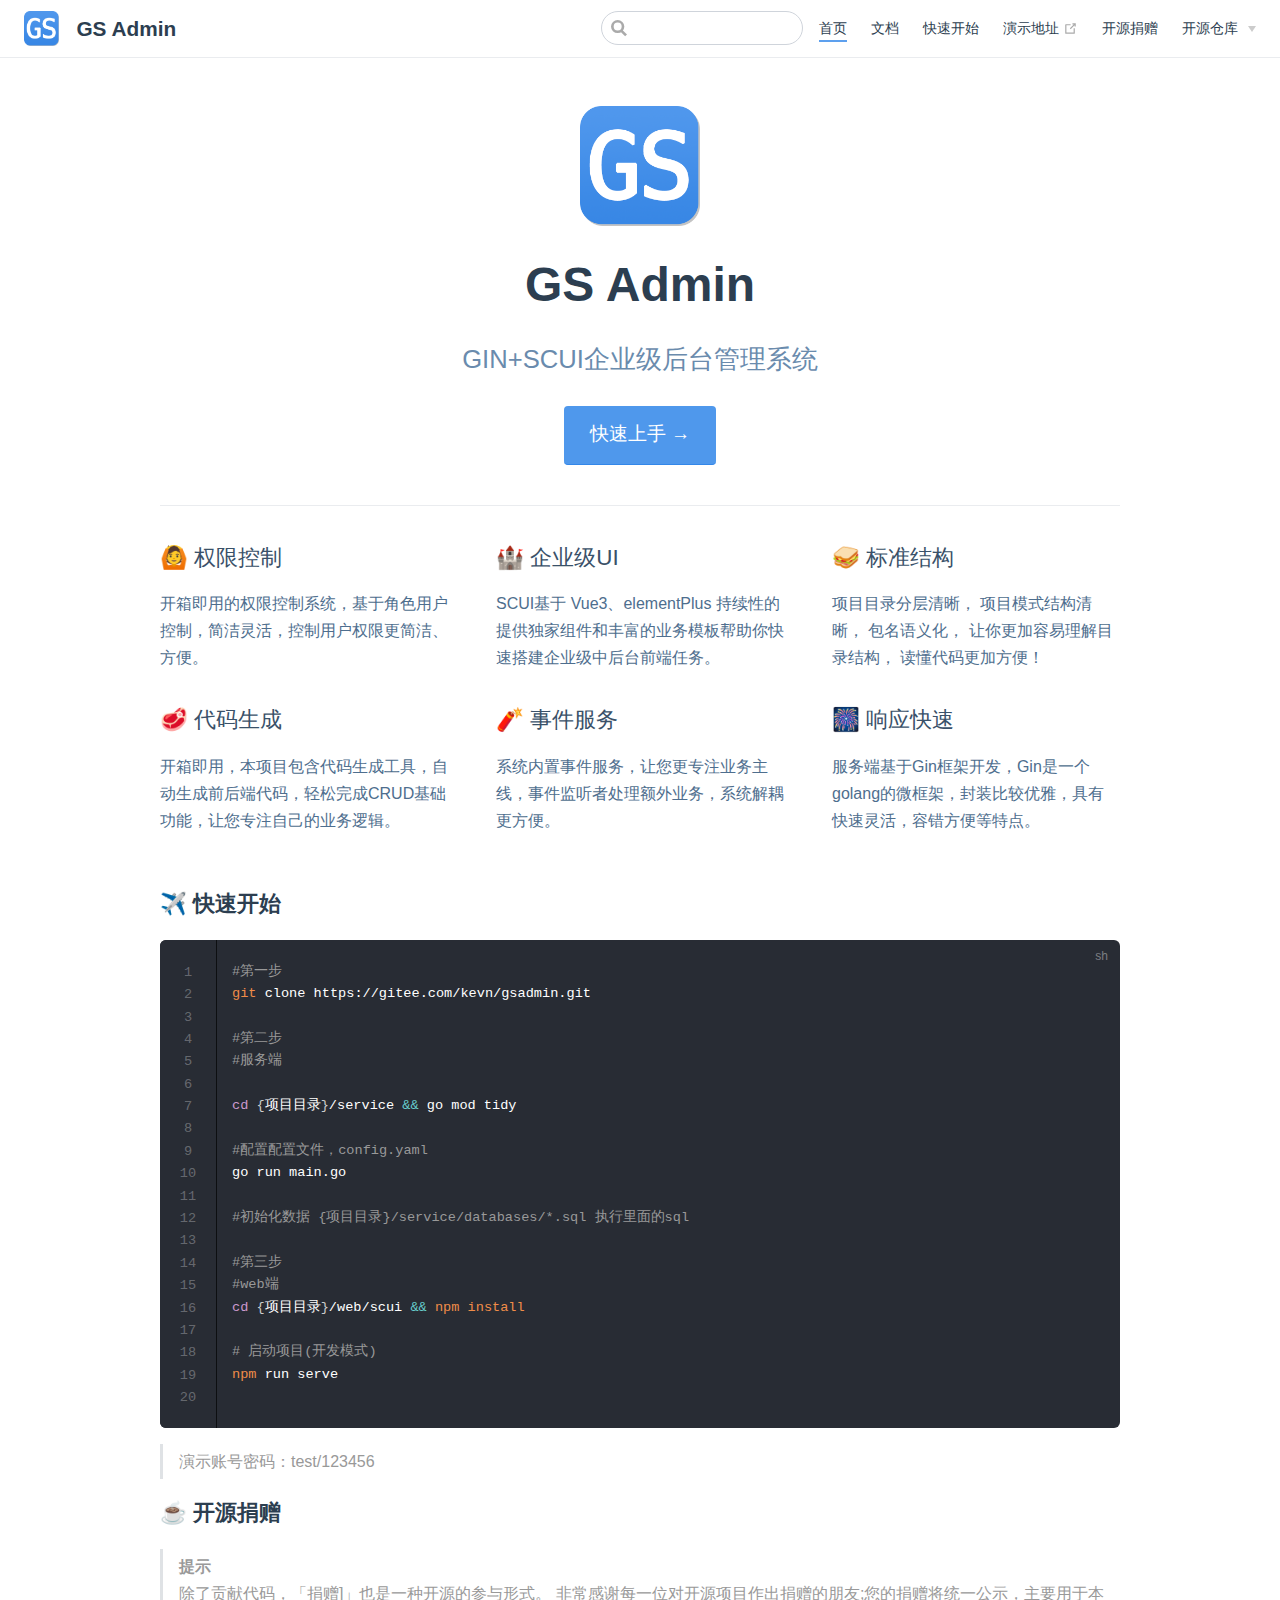
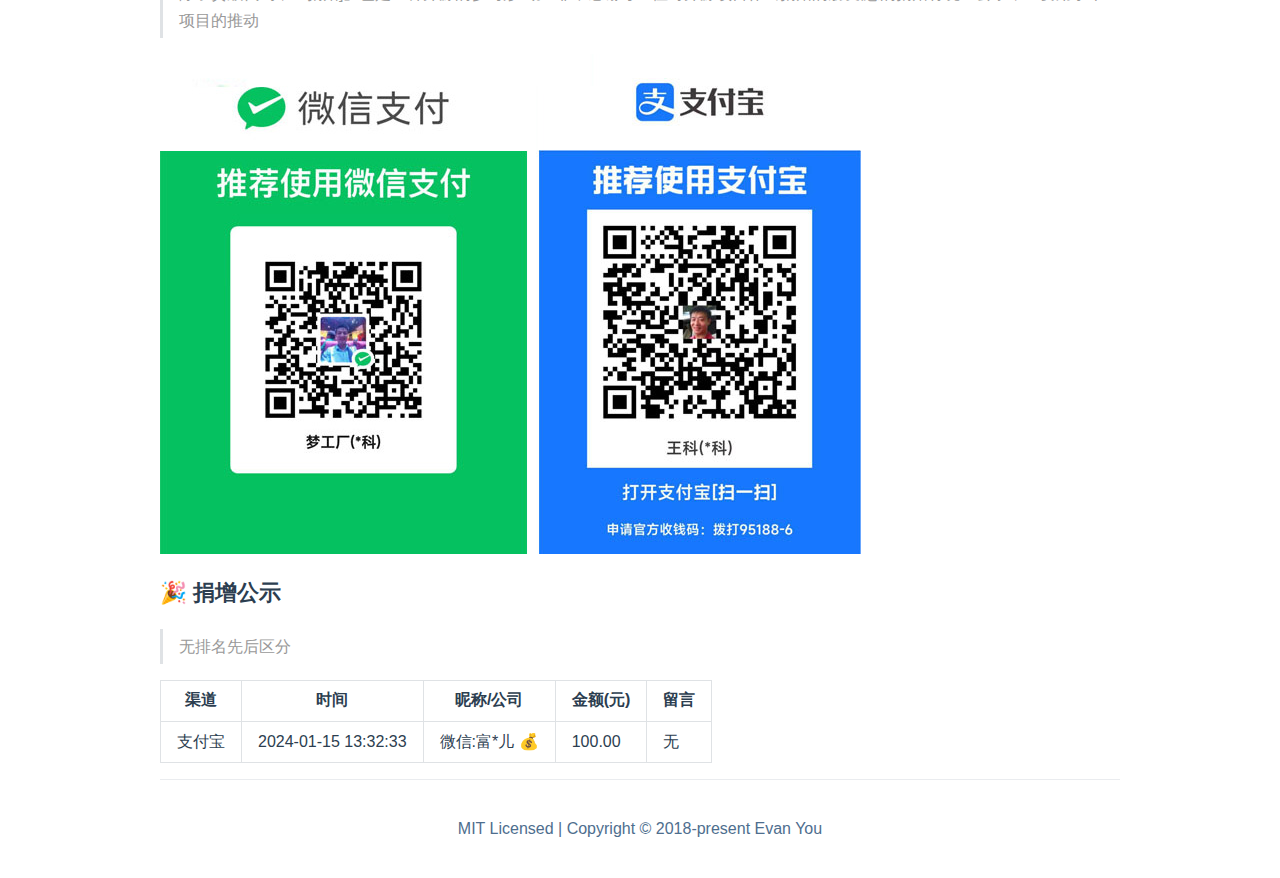
<file: index.html>
<!DOCTYPE html>
<html lang="en-US">
  <head>
    <meta charset="utf-8">
    <meta name="viewport" content="width=device-width,initial-scale=1">
    <title>GS Admin</title>
    <meta name="generator" content="VuePress 1.9.7">
    <script>var _hmt = _hmt || [];
  (function() {
    var hm = document.createElement("script");
    hm.src = "https://hm.baidu.com/hm.js?31a22e6450725ffb38bab237cdf3c35c";
    var s = document.getElementsByTagName("script")[0]; 
    s.parentNode.insertBefore(hm, s);
  })();</script>
    <meta name="description" content="GS Admin是基于golang+element ui plus开发的高性能企业级后台管理系统">
    
    <link rel="preload" href="/assets/css/0.styles.d95f2786.css" as="style"><link rel="preload" href="/assets/js/app.6b52628b.js" as="script"><link rel="preload" href="/assets/js/2.a0c195e9.js" as="script"><link rel="preload" href="/assets/js/7.cdaade3c.js" as="script"><link rel="prefetch" href="/assets/js/10.28dbb6da.js"><link rel="prefetch" href="/assets/js/11.3bd07940.js"><link rel="prefetch" href="/assets/js/12.ca1027e5.js"><link rel="prefetch" href="/assets/js/13.35cbd070.js"><link rel="prefetch" href="/assets/js/14.ce9b7238.js"><link rel="prefetch" href="/assets/js/15.1c588387.js"><link rel="prefetch" href="/assets/js/16.706a82f2.js"><link rel="prefetch" href="/assets/js/17.fe7339d0.js"><link rel="prefetch" href="/assets/js/18.e4348ce4.js"><link rel="prefetch" href="/assets/js/19.13b2dd82.js"><link rel="prefetch" href="/assets/js/3.1801cb39.js"><link rel="prefetch" href="/assets/js/4.605a857c.js"><link rel="prefetch" href="/assets/js/5.b7160b18.js"><link rel="prefetch" href="/assets/js/6.edb6cf3f.js"><link rel="prefetch" href="/assets/js/8.2b062cab.js"><link rel="prefetch" href="/assets/js/9.bc23e85e.js">
    <link rel="stylesheet" href="/assets/css/0.styles.d95f2786.css">
  </head>
  <body>
    <div id="app" data-server-rendered="true"><div class="theme-container no-sidebar"><header class="navbar"><div class="sidebar-button"><svg xmlns="http://www.w3.org/2000/svg" aria-hidden="true" role="img" viewBox="0 0 448 512" class="icon"><path fill="currentColor" d="M436 124H12c-6.627 0-12-5.373-12-12V80c0-6.627 5.373-12 12-12h424c6.627 0 12 5.373 12 12v32c0 6.627-5.373 12-12 12zm0 160H12c-6.627 0-12-5.373-12-12v-32c0-6.627 5.373-12 12-12h424c6.627 0 12 5.373 12 12v32c0 6.627-5.373 12-12 12zm0 160H12c-6.627 0-12-5.373-12-12v-32c0-6.627 5.373-12 12-12h424c6.627 0 12 5.373 12 12v32c0 6.627-5.373 12-12 12z"></path></svg></div> <a href="/" aria-current="page" class="home-link router-link-exact-active router-link-active"><img src="/img/gslogo.png" alt="GS Admin" class="logo"> <span class="site-name can-hide">GS Admin</span></a> <div class="links"><div class="search-box"><input aria-label="Search" autocomplete="off" spellcheck="false" value=""> <!----></div> <nav class="nav-links can-hide"><div class="nav-item"><a href="/" aria-current="page" class="nav-link router-link-exact-active router-link-active">
  首页
</a></div><div class="nav-item"><a href="/guide/" class="nav-link">
  文档
</a></div><div class="nav-item"><a href="/#✈️-快速开始" class="nav-link">
  快速开始
</a></div><div class="nav-item"><a href="https://gsadmin.suiyidian.cn/" target="_blank" rel="noopener noreferrer" class="nav-link external">
  演示地址
  <span><svg xmlns="http://www.w3.org/2000/svg" aria-hidden="true" focusable="false" x="0px" y="0px" viewBox="0 0 100 100" width="15" height="15" class="icon outbound"><path fill="currentColor" d="M18.8,85.1h56l0,0c2.2,0,4-1.8,4-4v-32h-8v28h-48v-48h28v-8h-32l0,0c-2.2,0-4,1.8-4,4v56C14.8,83.3,16.6,85.1,18.8,85.1z"></path> <polygon fill="currentColor" points="45.7,48.7 51.3,54.3 77.2,28.5 77.2,37.2 85.2,37.2 85.2,14.9 62.8,14.9 62.8,22.9 71.5,22.9"></polygon></svg> <span class="sr-only">(opens new window)</span></span></a></div><div class="nav-item"><a href="/#☕-开源捐赠" class="nav-link">
  开源捐赠
</a></div><div class="nav-item"><div class="dropdown-wrapper"><button type="button" aria-label="开源仓库" class="dropdown-title"><span class="title">开源仓库</span> <span class="arrow down"></span></button> <button type="button" aria-label="开源仓库" class="mobile-dropdown-title"><span class="title">开源仓库</span> <span class="arrow right"></span></button> <ul class="nav-dropdown" style="display:none;"><li class="dropdown-item"><!----> <a href="https://gitee.com/kevn/gsadmin/tree/master" target="_blank" rel="noopener noreferrer" class="nav-link external">
  gitee
  <span><svg xmlns="http://www.w3.org/2000/svg" aria-hidden="true" focusable="false" x="0px" y="0px" viewBox="0 0 100 100" width="15" height="15" class="icon outbound"><path fill="currentColor" d="M18.8,85.1h56l0,0c2.2,0,4-1.8,4-4v-32h-8v28h-48v-48h28v-8h-32l0,0c-2.2,0-4,1.8-4,4v56C14.8,83.3,16.6,85.1,18.8,85.1z"></path> <polygon fill="currentColor" points="45.7,48.7 51.3,54.3 77.2,28.5 77.2,37.2 85.2,37.2 85.2,14.9 62.8,14.9 62.8,22.9 71.5,22.9"></polygon></svg> <span class="sr-only">(opens new window)</span></span></a></li><li class="dropdown-item"><!----> <a href="https://github.com/sonhineboy/gsadmin" target="_blank" rel="noopener noreferrer" class="nav-link external">
  github
  <span><svg xmlns="http://www.w3.org/2000/svg" aria-hidden="true" focusable="false" x="0px" y="0px" viewBox="0 0 100 100" width="15" height="15" class="icon outbound"><path fill="currentColor" d="M18.8,85.1h56l0,0c2.2,0,4-1.8,4-4v-32h-8v28h-48v-48h28v-8h-32l0,0c-2.2,0-4,1.8-4,4v56C14.8,83.3,16.6,85.1,18.8,85.1z"></path> <polygon fill="currentColor" points="45.7,48.7 51.3,54.3 77.2,28.5 77.2,37.2 85.2,37.2 85.2,14.9 62.8,14.9 62.8,22.9 71.5,22.9"></polygon></svg> <span class="sr-only">(opens new window)</span></span></a></li></ul></div></div> <!----></nav></div></header> <div class="sidebar-mask"></div> <aside class="sidebar"><nav class="nav-links"><div class="nav-item"><a href="/" aria-current="page" class="nav-link router-link-exact-active router-link-active">
  首页
</a></div><div class="nav-item"><a href="/guide/" class="nav-link">
  文档
</a></div><div class="nav-item"><a href="/#✈️-快速开始" class="nav-link">
  快速开始
</a></div><div class="nav-item"><a href="https://gsadmin.suiyidian.cn/" target="_blank" rel="noopener noreferrer" class="nav-link external">
  演示地址
  <span><svg xmlns="http://www.w3.org/2000/svg" aria-hidden="true" focusable="false" x="0px" y="0px" viewBox="0 0 100 100" width="15" height="15" class="icon outbound"><path fill="currentColor" d="M18.8,85.1h56l0,0c2.2,0,4-1.8,4-4v-32h-8v28h-48v-48h28v-8h-32l0,0c-2.2,0-4,1.8-4,4v56C14.8,83.3,16.6,85.1,18.8,85.1z"></path> <polygon fill="currentColor" points="45.7,48.7 51.3,54.3 77.2,28.5 77.2,37.2 85.2,37.2 85.2,14.9 62.8,14.9 62.8,22.9 71.5,22.9"></polygon></svg> <span class="sr-only">(opens new window)</span></span></a></div><div class="nav-item"><a href="/#☕-开源捐赠" class="nav-link">
  开源捐赠
</a></div><div class="nav-item"><div class="dropdown-wrapper"><button type="button" aria-label="开源仓库" class="dropdown-title"><span class="title">开源仓库</span> <span class="arrow down"></span></button> <button type="button" aria-label="开源仓库" class="mobile-dropdown-title"><span class="title">开源仓库</span> <span class="arrow right"></span></button> <ul class="nav-dropdown" style="display:none;"><li class="dropdown-item"><!----> <a href="https://gitee.com/kevn/gsadmin/tree/master" target="_blank" rel="noopener noreferrer" class="nav-link external">
  gitee
  <span><svg xmlns="http://www.w3.org/2000/svg" aria-hidden="true" focusable="false" x="0px" y="0px" viewBox="0 0 100 100" width="15" height="15" class="icon outbound"><path fill="currentColor" d="M18.8,85.1h56l0,0c2.2,0,4-1.8,4-4v-32h-8v28h-48v-48h28v-8h-32l0,0c-2.2,0-4,1.8-4,4v56C14.8,83.3,16.6,85.1,18.8,85.1z"></path> <polygon fill="currentColor" points="45.7,48.7 51.3,54.3 77.2,28.5 77.2,37.2 85.2,37.2 85.2,14.9 62.8,14.9 62.8,22.9 71.5,22.9"></polygon></svg> <span class="sr-only">(opens new window)</span></span></a></li><li class="dropdown-item"><!----> <a href="https://github.com/sonhineboy/gsadmin" target="_blank" rel="noopener noreferrer" class="nav-link external">
  github
  <span><svg xmlns="http://www.w3.org/2000/svg" aria-hidden="true" focusable="false" x="0px" y="0px" viewBox="0 0 100 100" width="15" height="15" class="icon outbound"><path fill="currentColor" d="M18.8,85.1h56l0,0c2.2,0,4-1.8,4-4v-32h-8v28h-48v-48h28v-8h-32l0,0c-2.2,0-4,1.8-4,4v56C14.8,83.3,16.6,85.1,18.8,85.1z"></path> <polygon fill="currentColor" points="45.7,48.7 51.3,54.3 77.2,28.5 77.2,37.2 85.2,37.2 85.2,14.9 62.8,14.9 62.8,22.9 71.5,22.9"></polygon></svg> <span class="sr-only">(opens new window)</span></span></a></li></ul></div></div> <!----></nav>  <ul class="sidebar-links"><li><a href="/guide/" class="sidebar-link">介绍</a></li><li><a href="/guide/issue.html" class="sidebar-link">常见问题</a></li><li><a href="/quick/" class="sidebar-link">快速开始</a></li><li><section class="sidebar-group depth-0"><p class="sidebar-heading"><span>基础介绍</span> <!----></p> <ul class="sidebar-links sidebar-group-items"><li><a href="/feature/mulu.html" class="sidebar-link">目录</a></li><li><a href="/feature/router.html" class="sidebar-link">路由</a></li><li><a href="/feature/event.html" class="sidebar-link">事件</a></li><li><a href="/feature/setting.html" class="sidebar-link">配置</a></li><li><a href="/feature/global.html" class="sidebar-link">全局变量</a></li><li><a href="/feature/permission.html" class="sidebar-link">权限</a></li></ul></section></li><li><a href="/gen/gen.html" class="sidebar-link">代码生成</a></li><li><a href="/feature/gsadmincli.html" class="sidebar-link">gsadminCli</a></li><li><section class="sidebar-group collapsable depth-0"><p class="sidebar-heading"><span>部署</span> <span class="arrow right"></span></p> <!----></section></li></ul> </aside> <main aria-labelledby="main-title" class="home"><header class="hero"><img src="/img/gslogo.png" alt="hero"> <h1 id="main-title">
      GS Admin
    </h1> <p class="description">
      GIN+SCUI企业级后台管理系统
    </p> <p class="action"><a href="/quick/" class="nav-link action-button">
  快速上手 →
</a></p></header> <div class="features"><div class="feature"><h2>🙆 权限控制</h2> <p>开箱即用的权限控制系统，基于角色用户控制，简洁灵活，控制用户权限更简洁、方便。</p></div><div class="feature"><h2>🏰 企业级UI</h2> <p>SCUI基于 Vue3、elementPlus 持续性的提供独家组件和丰富的业务模板帮助你快速搭建企业级中后台前端任务。</p></div><div class="feature"><h2>🥪 标准结构</h2> <p>项目目录分层清晰， 项目模式结构清晰， 包名语义化， 让你更加容易理解目录结构， 读懂代码更加方便！</p></div><div class="feature"><h2>🥩 代码生成</h2> <p>开箱即用，本项目包含代码生成工具，自动生成前后端代码，轻松完成CRUD基础功能，让您专注自己的业务逻辑。</p></div><div class="feature"><h2>🧨 事件服务</h2> <p>系统内置事件服务，让您更专注业务主线，事件监听者处理额外业务，系统解耦更方便。</p></div><div class="feature"><h2>🎆 响应快速</h2> <p>服务端基于Gin框架开发，Gin是一个golang的微框架，封装比较优雅，具有快速灵活，容错方便等特点。</p></div></div> <div class="theme-default-content custom content__default"><h3 id="✈️-快速开始"><a href="#✈️-快速开始" class="header-anchor">#</a> ✈️ 快速开始</h3> <div class="language-sh line-numbers-mode"><pre class="language-sh"><code><span class="token comment">#第一步</span>
<span class="token function">git</span> clone https://gitee.com/kevn/gsadmin.git

<span class="token comment">#第二步</span>
<span class="token comment">#服务端</span>

<span class="token builtin class-name">cd</span> <span class="token punctuation">{</span>项目目录<span class="token punctuation">}</span>/service <span class="token operator">&amp;&amp;</span> go mod tidy

<span class="token comment">#配置配置文件，config.yaml</span>
go run main.go

<span class="token comment">#初始化数据 {项目目录}/service/databases/*.sql 执行里面的sql</span>

<span class="token comment">#第三步</span>
<span class="token comment">#web端</span>
<span class="token builtin class-name">cd</span> <span class="token punctuation">{</span>项目目录<span class="token punctuation">}</span>/web/scui <span class="token operator">&amp;&amp;</span> <span class="token function">npm</span> <span class="token function">install</span>

<span class="token comment"># 启动项目(开发模式)</span>
<span class="token function">npm</span> run serve

</code></pre> <div class="line-numbers-wrapper"><span class="line-number">1</span><br><span class="line-number">2</span><br><span class="line-number">3</span><br><span class="line-number">4</span><br><span class="line-number">5</span><br><span class="line-number">6</span><br><span class="line-number">7</span><br><span class="line-number">8</span><br><span class="line-number">9</span><br><span class="line-number">10</span><br><span class="line-number">11</span><br><span class="line-number">12</span><br><span class="line-number">13</span><br><span class="line-number">14</span><br><span class="line-number">15</span><br><span class="line-number">16</span><br><span class="line-number">17</span><br><span class="line-number">18</span><br><span class="line-number">19</span><br><span class="line-number">20</span><br></div></div><blockquote><p>演示账号密码：test/123456</p></blockquote> <h3 id="☕-开源捐赠"><a href="#☕-开源捐赠" class="header-anchor">#</a> ☕ 开源捐赠</h3> <blockquote><p><b>提示</b><br>
除了贡献代码，「捐赠]」也是一种开源的参与形式。 非常感谢每一位对开源项目作出捐赠的朋友;您的捐赠将统一公示，主要用于本项目的推动</p></blockquote> <img src="/img/ds.jpg" alt="赏杯咖啡"> <h3 id="🎉-捐增公示"><a href="#🎉-捐增公示" class="header-anchor">#</a> 🎉 捐增公示</h3> <blockquote><p>无排名先后区分</p></blockquote> <table><thead><tr><th>渠道</th> <th>时间</th> <th>昵称/公司</th> <th>金额(元)</th> <th>留言</th></tr></thead> <tbody><tr><td>支付宝</td> <td>2024-01-15 13:32:33</td> <td>微信:富*儿 💰</td> <td>100.00</td> <td>无</td></tr></tbody></table></div> <div class="footer">
    MIT Licensed | Copyright © 2018-present Evan You
  </div></main></div><div class="global-ui"></div></div>
    <script src="/assets/js/app.6b52628b.js" defer></script><script src="/assets/js/2.a0c195e9.js" defer></script><script src="/assets/js/7.cdaade3c.js" defer></script>
  </body>
</html>
</file>
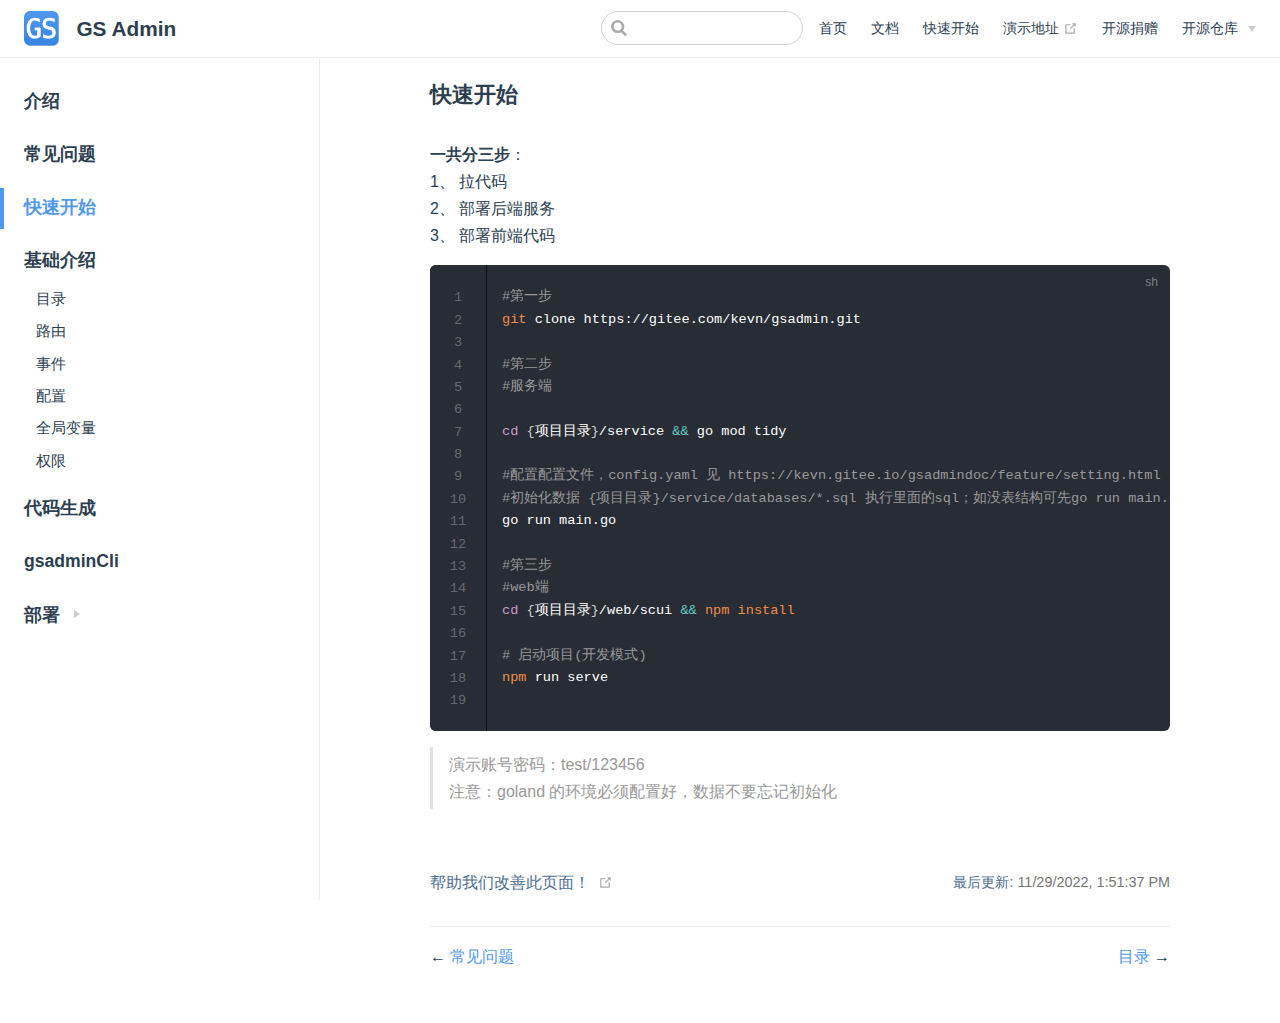
<file: quick/index.html>
<!DOCTYPE html>
<html lang="en-US">
  <head>
    <meta charset="utf-8">
    <meta name="viewport" content="width=device-width,initial-scale=1">
    <title>快速开始 | GS Admin</title>
    <meta name="generator" content="VuePress 1.9.7">
    <script>var _hmt = _hmt || [];
  (function() {
    var hm = document.createElement("script");
    hm.src = "https://hm.baidu.com/hm.js?31a22e6450725ffb38bab237cdf3c35c";
    var s = document.getElementsByTagName("script")[0]; 
    s.parentNode.insertBefore(hm, s);
  })();</script>
    <meta name="description" content="GS Admin是基于golang+element ui plus开发的高性能企业级后台管理系统">
    
    <link rel="preload" href="/assets/css/0.styles.d95f2786.css" as="style"><link rel="preload" href="/assets/js/app.6b52628b.js" as="script"><link rel="preload" href="/assets/js/2.a0c195e9.js" as="script"><link rel="preload" href="/assets/js/19.13b2dd82.js" as="script"><link rel="prefetch" href="/assets/js/10.28dbb6da.js"><link rel="prefetch" href="/assets/js/11.3bd07940.js"><link rel="prefetch" href="/assets/js/12.ca1027e5.js"><link rel="prefetch" href="/assets/js/13.35cbd070.js"><link rel="prefetch" href="/assets/js/14.ce9b7238.js"><link rel="prefetch" href="/assets/js/15.1c588387.js"><link rel="prefetch" href="/assets/js/16.706a82f2.js"><link rel="prefetch" href="/assets/js/17.fe7339d0.js"><link rel="prefetch" href="/assets/js/18.e4348ce4.js"><link rel="prefetch" href="/assets/js/3.1801cb39.js"><link rel="prefetch" href="/assets/js/4.605a857c.js"><link rel="prefetch" href="/assets/js/5.b7160b18.js"><link rel="prefetch" href="/assets/js/6.edb6cf3f.js"><link rel="prefetch" href="/assets/js/7.cdaade3c.js"><link rel="prefetch" href="/assets/js/8.2b062cab.js"><link rel="prefetch" href="/assets/js/9.bc23e85e.js">
    <link rel="stylesheet" href="/assets/css/0.styles.d95f2786.css">
  </head>
  <body>
    <div id="app" data-server-rendered="true"><div class="theme-container"><header class="navbar"><div class="sidebar-button"><svg xmlns="http://www.w3.org/2000/svg" aria-hidden="true" role="img" viewBox="0 0 448 512" class="icon"><path fill="currentColor" d="M436 124H12c-6.627 0-12-5.373-12-12V80c0-6.627 5.373-12 12-12h424c6.627 0 12 5.373 12 12v32c0 6.627-5.373 12-12 12zm0 160H12c-6.627 0-12-5.373-12-12v-32c0-6.627 5.373-12 12-12h424c6.627 0 12 5.373 12 12v32c0 6.627-5.373 12-12 12zm0 160H12c-6.627 0-12-5.373-12-12v-32c0-6.627 5.373-12 12-12h424c6.627 0 12 5.373 12 12v32c0 6.627-5.373 12-12 12z"></path></svg></div> <a href="/" class="home-link router-link-active"><img src="/img/gslogo.png" alt="GS Admin" class="logo"> <span class="site-name can-hide">GS Admin</span></a> <div class="links"><div class="search-box"><input aria-label="Search" autocomplete="off" spellcheck="false" value=""> <!----></div> <nav class="nav-links can-hide"><div class="nav-item"><a href="/" class="nav-link">
  首页
</a></div><div class="nav-item"><a href="/guide/" class="nav-link">
  文档
</a></div><div class="nav-item"><a href="/#✈️-快速开始" class="nav-link">
  快速开始
</a></div><div class="nav-item"><a href="https://gsadmin.suiyidian.cn/" target="_blank" rel="noopener noreferrer" class="nav-link external">
  演示地址
  <span><svg xmlns="http://www.w3.org/2000/svg" aria-hidden="true" focusable="false" x="0px" y="0px" viewBox="0 0 100 100" width="15" height="15" class="icon outbound"><path fill="currentColor" d="M18.8,85.1h56l0,0c2.2,0,4-1.8,4-4v-32h-8v28h-48v-48h28v-8h-32l0,0c-2.2,0-4,1.8-4,4v56C14.8,83.3,16.6,85.1,18.8,85.1z"></path> <polygon fill="currentColor" points="45.7,48.7 51.3,54.3 77.2,28.5 77.2,37.2 85.2,37.2 85.2,14.9 62.8,14.9 62.8,22.9 71.5,22.9"></polygon></svg> <span class="sr-only">(opens new window)</span></span></a></div><div class="nav-item"><a href="/#☕-开源捐赠" class="nav-link">
  开源捐赠
</a></div><div class="nav-item"><div class="dropdown-wrapper"><button type="button" aria-label="开源仓库" class="dropdown-title"><span class="title">开源仓库</span> <span class="arrow down"></span></button> <button type="button" aria-label="开源仓库" class="mobile-dropdown-title"><span class="title">开源仓库</span> <span class="arrow right"></span></button> <ul class="nav-dropdown" style="display:none;"><li class="dropdown-item"><!----> <a href="https://gitee.com/kevn/gsadmin/tree/master" target="_blank" rel="noopener noreferrer" class="nav-link external">
  gitee
  <span><svg xmlns="http://www.w3.org/2000/svg" aria-hidden="true" focusable="false" x="0px" y="0px" viewBox="0 0 100 100" width="15" height="15" class="icon outbound"><path fill="currentColor" d="M18.8,85.1h56l0,0c2.2,0,4-1.8,4-4v-32h-8v28h-48v-48h28v-8h-32l0,0c-2.2,0-4,1.8-4,4v56C14.8,83.3,16.6,85.1,18.8,85.1z"></path> <polygon fill="currentColor" points="45.7,48.7 51.3,54.3 77.2,28.5 77.2,37.2 85.2,37.2 85.2,14.9 62.8,14.9 62.8,22.9 71.5,22.9"></polygon></svg> <span class="sr-only">(opens new window)</span></span></a></li><li class="dropdown-item"><!----> <a href="https://github.com/sonhineboy/gsadmin" target="_blank" rel="noopener noreferrer" class="nav-link external">
  github
  <span><svg xmlns="http://www.w3.org/2000/svg" aria-hidden="true" focusable="false" x="0px" y="0px" viewBox="0 0 100 100" width="15" height="15" class="icon outbound"><path fill="currentColor" d="M18.8,85.1h56l0,0c2.2,0,4-1.8,4-4v-32h-8v28h-48v-48h28v-8h-32l0,0c-2.2,0-4,1.8-4,4v56C14.8,83.3,16.6,85.1,18.8,85.1z"></path> <polygon fill="currentColor" points="45.7,48.7 51.3,54.3 77.2,28.5 77.2,37.2 85.2,37.2 85.2,14.9 62.8,14.9 62.8,22.9 71.5,22.9"></polygon></svg> <span class="sr-only">(opens new window)</span></span></a></li></ul></div></div> <!----></nav></div></header> <div class="sidebar-mask"></div> <aside class="sidebar"><nav class="nav-links"><div class="nav-item"><a href="/" class="nav-link">
  首页
</a></div><div class="nav-item"><a href="/guide/" class="nav-link">
  文档
</a></div><div class="nav-item"><a href="/#✈️-快速开始" class="nav-link">
  快速开始
</a></div><div class="nav-item"><a href="https://gsadmin.suiyidian.cn/" target="_blank" rel="noopener noreferrer" class="nav-link external">
  演示地址
  <span><svg xmlns="http://www.w3.org/2000/svg" aria-hidden="true" focusable="false" x="0px" y="0px" viewBox="0 0 100 100" width="15" height="15" class="icon outbound"><path fill="currentColor" d="M18.8,85.1h56l0,0c2.2,0,4-1.8,4-4v-32h-8v28h-48v-48h28v-8h-32l0,0c-2.2,0-4,1.8-4,4v56C14.8,83.3,16.6,85.1,18.8,85.1z"></path> <polygon fill="currentColor" points="45.7,48.7 51.3,54.3 77.2,28.5 77.2,37.2 85.2,37.2 85.2,14.9 62.8,14.9 62.8,22.9 71.5,22.9"></polygon></svg> <span class="sr-only">(opens new window)</span></span></a></div><div class="nav-item"><a href="/#☕-开源捐赠" class="nav-link">
  开源捐赠
</a></div><div class="nav-item"><div class="dropdown-wrapper"><button type="button" aria-label="开源仓库" class="dropdown-title"><span class="title">开源仓库</span> <span class="arrow down"></span></button> <button type="button" aria-label="开源仓库" class="mobile-dropdown-title"><span class="title">开源仓库</span> <span class="arrow right"></span></button> <ul class="nav-dropdown" style="display:none;"><li class="dropdown-item"><!----> <a href="https://gitee.com/kevn/gsadmin/tree/master" target="_blank" rel="noopener noreferrer" class="nav-link external">
  gitee
  <span><svg xmlns="http://www.w3.org/2000/svg" aria-hidden="true" focusable="false" x="0px" y="0px" viewBox="0 0 100 100" width="15" height="15" class="icon outbound"><path fill="currentColor" d="M18.8,85.1h56l0,0c2.2,0,4-1.8,4-4v-32h-8v28h-48v-48h28v-8h-32l0,0c-2.2,0-4,1.8-4,4v56C14.8,83.3,16.6,85.1,18.8,85.1z"></path> <polygon fill="currentColor" points="45.7,48.7 51.3,54.3 77.2,28.5 77.2,37.2 85.2,37.2 85.2,14.9 62.8,14.9 62.8,22.9 71.5,22.9"></polygon></svg> <span class="sr-only">(opens new window)</span></span></a></li><li class="dropdown-item"><!----> <a href="https://github.com/sonhineboy/gsadmin" target="_blank" rel="noopener noreferrer" class="nav-link external">
  github
  <span><svg xmlns="http://www.w3.org/2000/svg" aria-hidden="true" focusable="false" x="0px" y="0px" viewBox="0 0 100 100" width="15" height="15" class="icon outbound"><path fill="currentColor" d="M18.8,85.1h56l0,0c2.2,0,4-1.8,4-4v-32h-8v28h-48v-48h28v-8h-32l0,0c-2.2,0-4,1.8-4,4v56C14.8,83.3,16.6,85.1,18.8,85.1z"></path> <polygon fill="currentColor" points="45.7,48.7 51.3,54.3 77.2,28.5 77.2,37.2 85.2,37.2 85.2,14.9 62.8,14.9 62.8,22.9 71.5,22.9"></polygon></svg> <span class="sr-only">(opens new window)</span></span></a></li></ul></div></div> <!----></nav>  <ul class="sidebar-links"><li><a href="/guide/" class="sidebar-link">介绍</a></li><li><a href="/guide/issue.html" class="sidebar-link">常见问题</a></li><li><a href="/quick/" aria-current="page" class="active sidebar-link">快速开始</a><ul class="sidebar-sub-headers"></ul></li><li><section class="sidebar-group depth-0"><p class="sidebar-heading"><span>基础介绍</span> <!----></p> <ul class="sidebar-links sidebar-group-items"><li><a href="/feature/mulu.html" class="sidebar-link">目录</a></li><li><a href="/feature/router.html" class="sidebar-link">路由</a></li><li><a href="/feature/event.html" class="sidebar-link">事件</a></li><li><a href="/feature/setting.html" class="sidebar-link">配置</a></li><li><a href="/feature/global.html" class="sidebar-link">全局变量</a></li><li><a href="/feature/permission.html" class="sidebar-link">权限</a></li></ul></section></li><li><a href="/gen/gen.html" class="sidebar-link">代码生成</a></li><li><a href="/feature/gsadmincli.html" class="sidebar-link">gsadminCli</a></li><li><section class="sidebar-group collapsable depth-0"><p class="sidebar-heading"><span>部署</span> <span class="arrow right"></span></p> <!----></section></li></ul> </aside> <main class="page"> <div class="theme-default-content content__default"><h3 id="快速开始"><a href="#快速开始" class="header-anchor">#</a> 快速开始</h3> <p><b>一共分三步</b>：<br>
1、 拉代码<br>
2、 部署后端服务<br>
3、 部署前端代码</p> <div class="language-sh line-numbers-mode"><pre class="language-sh"><code><span class="token comment">#第一步</span>
<span class="token function">git</span> clone https://gitee.com/kevn/gsadmin.git

<span class="token comment">#第二步</span>
<span class="token comment">#服务端</span>

<span class="token builtin class-name">cd</span> <span class="token punctuation">{</span>项目目录<span class="token punctuation">}</span>/service <span class="token operator">&amp;&amp;</span> go mod tidy

<span class="token comment">#配置配置文件，config.yaml 见 https://kevn.gitee.io/gsadmindoc/feature/setting.html</span>
<span class="token comment">#初始化数据 {项目目录}/service/databases/*.sql 执行里面的sql；如没表结构可先go run main.go后会自动生成表结构，在回头执行里面的SQL</span>
go run main.go

<span class="token comment">#第三步</span>
<span class="token comment">#web端</span>
<span class="token builtin class-name">cd</span> <span class="token punctuation">{</span>项目目录<span class="token punctuation">}</span>/web/scui <span class="token operator">&amp;&amp;</span> <span class="token function">npm</span> <span class="token function">install</span>

<span class="token comment"># 启动项目(开发模式)</span>
<span class="token function">npm</span> run serve

</code></pre> <div class="line-numbers-wrapper"><span class="line-number">1</span><br><span class="line-number">2</span><br><span class="line-number">3</span><br><span class="line-number">4</span><br><span class="line-number">5</span><br><span class="line-number">6</span><br><span class="line-number">7</span><br><span class="line-number">8</span><br><span class="line-number">9</span><br><span class="line-number">10</span><br><span class="line-number">11</span><br><span class="line-number">12</span><br><span class="line-number">13</span><br><span class="line-number">14</span><br><span class="line-number">15</span><br><span class="line-number">16</span><br><span class="line-number">17</span><br><span class="line-number">18</span><br><span class="line-number">19</span><br></div></div><blockquote><p>演示账号密码：test/123456<br>
注意：goland 的环境必须配置好，数据不要忘记初始化</p></blockquote></div> <footer class="page-edit"><div class="edit-link"><a href="https://gitee.com/kevn/gsadmindoc/edit/master/docs/quick/README.md" target="_blank" rel="noopener noreferrer">帮助我们改善此页面！</a> <span><svg xmlns="http://www.w3.org/2000/svg" aria-hidden="true" focusable="false" x="0px" y="0px" viewBox="0 0 100 100" width="15" height="15" class="icon outbound"><path fill="currentColor" d="M18.8,85.1h56l0,0c2.2,0,4-1.8,4-4v-32h-8v28h-48v-48h28v-8h-32l0,0c-2.2,0-4,1.8-4,4v56C14.8,83.3,16.6,85.1,18.8,85.1z"></path> <polygon fill="currentColor" points="45.7,48.7 51.3,54.3 77.2,28.5 77.2,37.2 85.2,37.2 85.2,14.9 62.8,14.9 62.8,22.9 71.5,22.9"></polygon></svg> <span class="sr-only">(opens new window)</span></span></div> <div class="last-updated"><span class="prefix">最后更新:</span> <span class="time">11/29/2022, 1:51:37 PM</span></div></footer> <div class="page-nav"><p class="inner"><span class="prev">
      ←
      <a href="/guide/issue.html" class="prev">
        常见问题
      </a></span> <span class="next"><a href="/feature/mulu.html">
        目录
      </a>
      →
    </span></p></div> </main></div><div class="global-ui"></div></div>
    <script src="/assets/js/app.6b52628b.js" defer></script><script src="/assets/js/2.a0c195e9.js" defer></script><script src="/assets/js/19.13b2dd82.js" defer></script>
  </body>
</html>
</file>
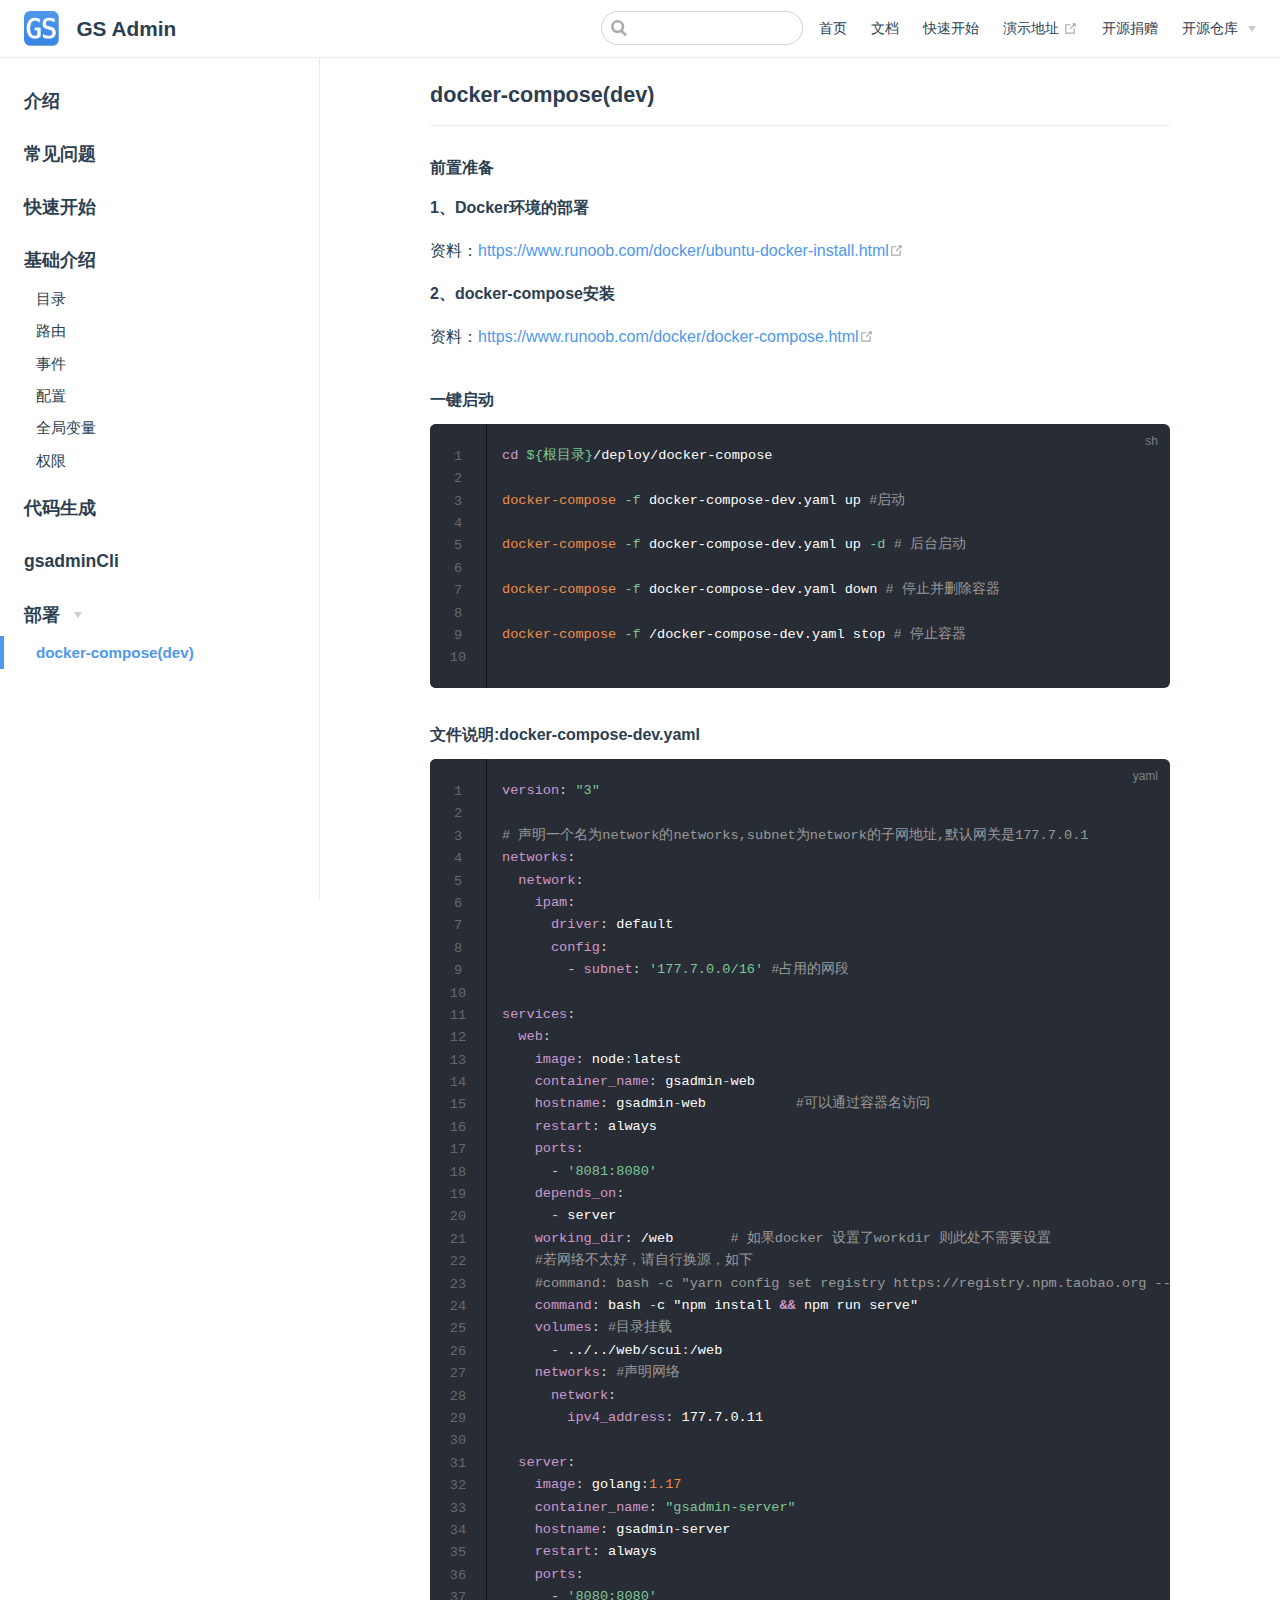
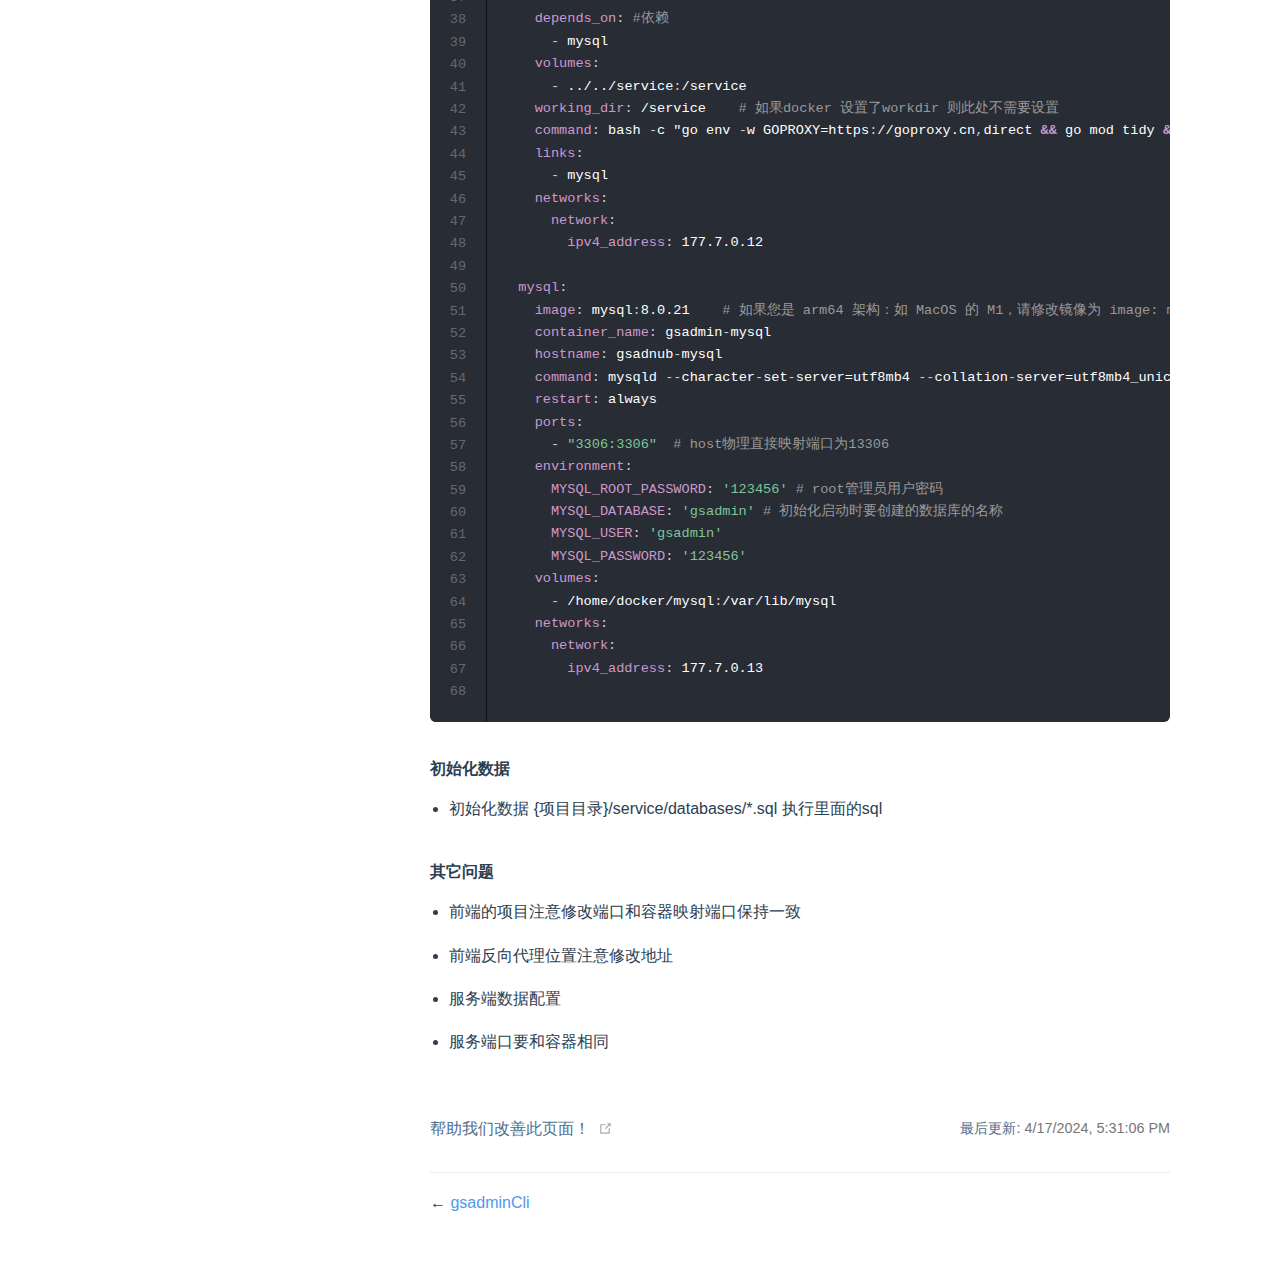
<file: deploy/deploy-compose-dev.html>
<!DOCTYPE html>
<html lang="en-US">
  <head>
    <meta charset="utf-8">
    <meta name="viewport" content="width=device-width,initial-scale=1">
    <title>docker-compose(dev) | GS Admin</title>
    <meta name="generator" content="VuePress 1.9.7">
    <script>var _hmt = _hmt || [];
  (function() {
    var hm = document.createElement("script");
    hm.src = "https://hm.baidu.com/hm.js?31a22e6450725ffb38bab237cdf3c35c";
    var s = document.getElementsByTagName("script")[0]; 
    s.parentNode.insertBefore(hm, s);
  })();</script>
    <meta name="description" content="GS Admin是基于golang+element ui plus开发的高性能企业级后台管理系统">
    
    <link rel="preload" href="/assets/css/0.styles.d95f2786.css" as="style"><link rel="preload" href="/assets/js/app.6b52628b.js" as="script"><link rel="preload" href="/assets/js/2.a0c195e9.js" as="script"><link rel="preload" href="/assets/js/8.2b062cab.js" as="script"><link rel="prefetch" href="/assets/js/10.28dbb6da.js"><link rel="prefetch" href="/assets/js/11.3bd07940.js"><link rel="prefetch" href="/assets/js/12.ca1027e5.js"><link rel="prefetch" href="/assets/js/13.35cbd070.js"><link rel="prefetch" href="/assets/js/14.ce9b7238.js"><link rel="prefetch" href="/assets/js/15.1c588387.js"><link rel="prefetch" href="/assets/js/16.706a82f2.js"><link rel="prefetch" href="/assets/js/17.fe7339d0.js"><link rel="prefetch" href="/assets/js/18.e4348ce4.js"><link rel="prefetch" href="/assets/js/19.13b2dd82.js"><link rel="prefetch" href="/assets/js/3.1801cb39.js"><link rel="prefetch" href="/assets/js/4.605a857c.js"><link rel="prefetch" href="/assets/js/5.b7160b18.js"><link rel="prefetch" href="/assets/js/6.edb6cf3f.js"><link rel="prefetch" href="/assets/js/7.cdaade3c.js"><link rel="prefetch" href="/assets/js/9.bc23e85e.js">
    <link rel="stylesheet" href="/assets/css/0.styles.d95f2786.css">
  </head>
  <body>
    <div id="app" data-server-rendered="true"><div class="theme-container"><header class="navbar"><div class="sidebar-button"><svg xmlns="http://www.w3.org/2000/svg" aria-hidden="true" role="img" viewBox="0 0 448 512" class="icon"><path fill="currentColor" d="M436 124H12c-6.627 0-12-5.373-12-12V80c0-6.627 5.373-12 12-12h424c6.627 0 12 5.373 12 12v32c0 6.627-5.373 12-12 12zm0 160H12c-6.627 0-12-5.373-12-12v-32c0-6.627 5.373-12 12-12h424c6.627 0 12 5.373 12 12v32c0 6.627-5.373 12-12 12zm0 160H12c-6.627 0-12-5.373-12-12v-32c0-6.627 5.373-12 12-12h424c6.627 0 12 5.373 12 12v32c0 6.627-5.373 12-12 12z"></path></svg></div> <a href="/" class="home-link router-link-active"><img src="/img/gslogo.png" alt="GS Admin" class="logo"> <span class="site-name can-hide">GS Admin</span></a> <div class="links"><div class="search-box"><input aria-label="Search" autocomplete="off" spellcheck="false" value=""> <!----></div> <nav class="nav-links can-hide"><div class="nav-item"><a href="/" class="nav-link">
  首页
</a></div><div class="nav-item"><a href="/guide/" class="nav-link">
  文档
</a></div><div class="nav-item"><a href="/#✈️-快速开始" class="nav-link">
  快速开始
</a></div><div class="nav-item"><a href="https://gsadmin.suiyidian.cn/" target="_blank" rel="noopener noreferrer" class="nav-link external">
  演示地址
  <span><svg xmlns="http://www.w3.org/2000/svg" aria-hidden="true" focusable="false" x="0px" y="0px" viewBox="0 0 100 100" width="15" height="15" class="icon outbound"><path fill="currentColor" d="M18.8,85.1h56l0,0c2.2,0,4-1.8,4-4v-32h-8v28h-48v-48h28v-8h-32l0,0c-2.2,0-4,1.8-4,4v56C14.8,83.3,16.6,85.1,18.8,85.1z"></path> <polygon fill="currentColor" points="45.7,48.7 51.3,54.3 77.2,28.5 77.2,37.2 85.2,37.2 85.2,14.9 62.8,14.9 62.8,22.9 71.5,22.9"></polygon></svg> <span class="sr-only">(opens new window)</span></span></a></div><div class="nav-item"><a href="/#☕-开源捐赠" class="nav-link">
  开源捐赠
</a></div><div class="nav-item"><div class="dropdown-wrapper"><button type="button" aria-label="开源仓库" class="dropdown-title"><span class="title">开源仓库</span> <span class="arrow down"></span></button> <button type="button" aria-label="开源仓库" class="mobile-dropdown-title"><span class="title">开源仓库</span> <span class="arrow right"></span></button> <ul class="nav-dropdown" style="display:none;"><li class="dropdown-item"><!----> <a href="https://gitee.com/kevn/gsadmin/tree/master" target="_blank" rel="noopener noreferrer" class="nav-link external">
  gitee
  <span><svg xmlns="http://www.w3.org/2000/svg" aria-hidden="true" focusable="false" x="0px" y="0px" viewBox="0 0 100 100" width="15" height="15" class="icon outbound"><path fill="currentColor" d="M18.8,85.1h56l0,0c2.2,0,4-1.8,4-4v-32h-8v28h-48v-48h28v-8h-32l0,0c-2.2,0-4,1.8-4,4v56C14.8,83.3,16.6,85.1,18.8,85.1z"></path> <polygon fill="currentColor" points="45.7,48.7 51.3,54.3 77.2,28.5 77.2,37.2 85.2,37.2 85.2,14.9 62.8,14.9 62.8,22.9 71.5,22.9"></polygon></svg> <span class="sr-only">(opens new window)</span></span></a></li><li class="dropdown-item"><!----> <a href="https://github.com/sonhineboy/gsadmin" target="_blank" rel="noopener noreferrer" class="nav-link external">
  github
  <span><svg xmlns="http://www.w3.org/2000/svg" aria-hidden="true" focusable="false" x="0px" y="0px" viewBox="0 0 100 100" width="15" height="15" class="icon outbound"><path fill="currentColor" d="M18.8,85.1h56l0,0c2.2,0,4-1.8,4-4v-32h-8v28h-48v-48h28v-8h-32l0,0c-2.2,0-4,1.8-4,4v56C14.8,83.3,16.6,85.1,18.8,85.1z"></path> <polygon fill="currentColor" points="45.7,48.7 51.3,54.3 77.2,28.5 77.2,37.2 85.2,37.2 85.2,14.9 62.8,14.9 62.8,22.9 71.5,22.9"></polygon></svg> <span class="sr-only">(opens new window)</span></span></a></li></ul></div></div> <!----></nav></div></header> <div class="sidebar-mask"></div> <aside class="sidebar"><nav class="nav-links"><div class="nav-item"><a href="/" class="nav-link">
  首页
</a></div><div class="nav-item"><a href="/guide/" class="nav-link">
  文档
</a></div><div class="nav-item"><a href="/#✈️-快速开始" class="nav-link">
  快速开始
</a></div><div class="nav-item"><a href="https://gsadmin.suiyidian.cn/" target="_blank" rel="noopener noreferrer" class="nav-link external">
  演示地址
  <span><svg xmlns="http://www.w3.org/2000/svg" aria-hidden="true" focusable="false" x="0px" y="0px" viewBox="0 0 100 100" width="15" height="15" class="icon outbound"><path fill="currentColor" d="M18.8,85.1h56l0,0c2.2,0,4-1.8,4-4v-32h-8v28h-48v-48h28v-8h-32l0,0c-2.2,0-4,1.8-4,4v56C14.8,83.3,16.6,85.1,18.8,85.1z"></path> <polygon fill="currentColor" points="45.7,48.7 51.3,54.3 77.2,28.5 77.2,37.2 85.2,37.2 85.2,14.9 62.8,14.9 62.8,22.9 71.5,22.9"></polygon></svg> <span class="sr-only">(opens new window)</span></span></a></div><div class="nav-item"><a href="/#☕-开源捐赠" class="nav-link">
  开源捐赠
</a></div><div class="nav-item"><div class="dropdown-wrapper"><button type="button" aria-label="开源仓库" class="dropdown-title"><span class="title">开源仓库</span> <span class="arrow down"></span></button> <button type="button" aria-label="开源仓库" class="mobile-dropdown-title"><span class="title">开源仓库</span> <span class="arrow right"></span></button> <ul class="nav-dropdown" style="display:none;"><li class="dropdown-item"><!----> <a href="https://gitee.com/kevn/gsadmin/tree/master" target="_blank" rel="noopener noreferrer" class="nav-link external">
  gitee
  <span><svg xmlns="http://www.w3.org/2000/svg" aria-hidden="true" focusable="false" x="0px" y="0px" viewBox="0 0 100 100" width="15" height="15" class="icon outbound"><path fill="currentColor" d="M18.8,85.1h56l0,0c2.2,0,4-1.8,4-4v-32h-8v28h-48v-48h28v-8h-32l0,0c-2.2,0-4,1.8-4,4v56C14.8,83.3,16.6,85.1,18.8,85.1z"></path> <polygon fill="currentColor" points="45.7,48.7 51.3,54.3 77.2,28.5 77.2,37.2 85.2,37.2 85.2,14.9 62.8,14.9 62.8,22.9 71.5,22.9"></polygon></svg> <span class="sr-only">(opens new window)</span></span></a></li><li class="dropdown-item"><!----> <a href="https://github.com/sonhineboy/gsadmin" target="_blank" rel="noopener noreferrer" class="nav-link external">
  github
  <span><svg xmlns="http://www.w3.org/2000/svg" aria-hidden="true" focusable="false" x="0px" y="0px" viewBox="0 0 100 100" width="15" height="15" class="icon outbound"><path fill="currentColor" d="M18.8,85.1h56l0,0c2.2,0,4-1.8,4-4v-32h-8v28h-48v-48h28v-8h-32l0,0c-2.2,0-4,1.8-4,4v56C14.8,83.3,16.6,85.1,18.8,85.1z"></path> <polygon fill="currentColor" points="45.7,48.7 51.3,54.3 77.2,28.5 77.2,37.2 85.2,37.2 85.2,14.9 62.8,14.9 62.8,22.9 71.5,22.9"></polygon></svg> <span class="sr-only">(opens new window)</span></span></a></li></ul></div></div> <!----></nav>  <ul class="sidebar-links"><li><a href="/guide/" class="sidebar-link">介绍</a></li><li><a href="/guide/issue.html" class="sidebar-link">常见问题</a></li><li><a href="/quick/" class="sidebar-link">快速开始</a></li><li><section class="sidebar-group depth-0"><p class="sidebar-heading"><span>基础介绍</span> <!----></p> <ul class="sidebar-links sidebar-group-items"><li><a href="/feature/mulu.html" class="sidebar-link">目录</a></li><li><a href="/feature/router.html" class="sidebar-link">路由</a></li><li><a href="/feature/event.html" class="sidebar-link">事件</a></li><li><a href="/feature/setting.html" class="sidebar-link">配置</a></li><li><a href="/feature/global.html" class="sidebar-link">全局变量</a></li><li><a href="/feature/permission.html" class="sidebar-link">权限</a></li></ul></section></li><li><a href="/gen/gen.html" class="sidebar-link">代码生成</a></li><li><a href="/feature/gsadmincli.html" class="sidebar-link">gsadminCli</a></li><li><section class="sidebar-group collapsable depth-0"><p class="sidebar-heading open"><span>部署</span> <span class="arrow down"></span></p> <ul class="sidebar-links sidebar-group-items"><li><a href="/deploy/deploy-compose-dev.html" aria-current="page" class="active sidebar-link">docker-compose(dev)</a><ul class="sidebar-sub-headers"></ul></li></ul></section></li></ul> </aside> <main class="page"> <div class="theme-default-content content__default"><h3 id="docker-compose-dev"><a href="#docker-compose-dev" class="header-anchor">#</a> <strong>docker-compose(dev)</strong></h3> <hr> <h4 id="前置准备"><a href="#前置准备" class="header-anchor">#</a> 前置准备</h4> <p><strong>1、Docker环境的部署</strong></p> <p>资料：<a href="https://www.runoob.com/docker/ubuntu-docker-install.html" target="_blank" rel="noopener noreferrer">https://www.runoob.com/docker/ubuntu-docker-install.html<span><svg xmlns="http://www.w3.org/2000/svg" aria-hidden="true" focusable="false" x="0px" y="0px" viewBox="0 0 100 100" width="15" height="15" class="icon outbound"><path fill="currentColor" d="M18.8,85.1h56l0,0c2.2,0,4-1.8,4-4v-32h-8v28h-48v-48h28v-8h-32l0,0c-2.2,0-4,1.8-4,4v56C14.8,83.3,16.6,85.1,18.8,85.1z"></path> <polygon fill="currentColor" points="45.7,48.7 51.3,54.3 77.2,28.5 77.2,37.2 85.2,37.2 85.2,14.9 62.8,14.9 62.8,22.9 71.5,22.9"></polygon></svg> <span class="sr-only">(opens new window)</span></span></a></p> <p><strong>2、docker-compose安装</strong></p> <p>资料：<a href="https://www.runoob.com/docker/docker-compose.html" target="_blank" rel="noopener noreferrer">https://www.runoob.com/docker/docker-compose.html<span><svg xmlns="http://www.w3.org/2000/svg" aria-hidden="true" focusable="false" x="0px" y="0px" viewBox="0 0 100 100" width="15" height="15" class="icon outbound"><path fill="currentColor" d="M18.8,85.1h56l0,0c2.2,0,4-1.8,4-4v-32h-8v28h-48v-48h28v-8h-32l0,0c-2.2,0-4,1.8-4,4v56C14.8,83.3,16.6,85.1,18.8,85.1z"></path> <polygon fill="currentColor" points="45.7,48.7 51.3,54.3 77.2,28.5 77.2,37.2 85.2,37.2 85.2,14.9 62.8,14.9 62.8,22.9 71.5,22.9"></polygon></svg> <span class="sr-only">(opens new window)</span></span></a></p> <h4 id="一键启动"><a href="#一键启动" class="header-anchor">#</a> 一键启动</h4> <div class="language-sh line-numbers-mode"><pre class="language-sh"><code><span class="token builtin class-name">cd</span> <span class="token variable">${根目录}</span>/deploy/docker-compose

<span class="token function">docker-compose</span> <span class="token parameter variable">-f</span> docker-compose-dev.yaml up <span class="token comment">#启动</span>

<span class="token function">docker-compose</span> <span class="token parameter variable">-f</span> docker-compose-dev.yaml up <span class="token parameter variable">-d</span> <span class="token comment"># 后台启动</span>

<span class="token function">docker-compose</span> <span class="token parameter variable">-f</span> docker-compose-dev.yaml down <span class="token comment"># 停止并删除容器</span>

<span class="token function">docker-compose</span> <span class="token parameter variable">-f</span> /docker-compose-dev.yaml stop <span class="token comment"># 停止容器</span>

</code></pre> <div class="line-numbers-wrapper"><span class="line-number">1</span><br><span class="line-number">2</span><br><span class="line-number">3</span><br><span class="line-number">4</span><br><span class="line-number">5</span><br><span class="line-number">6</span><br><span class="line-number">7</span><br><span class="line-number">8</span><br><span class="line-number">9</span><br><span class="line-number">10</span><br></div></div><h4 id="文件说明-docker-compose-dev-yaml"><a href="#文件说明-docker-compose-dev-yaml" class="header-anchor">#</a> 文件说明:docker-compose-dev.yaml</h4> <div class="language-yaml line-numbers-mode"><pre class="language-yaml"><code><span class="token key atrule">version</span><span class="token punctuation">:</span> <span class="token string">&quot;3&quot;</span>

<span class="token comment"># 声明一个名为network的networks,subnet为network的子网地址,默认网关是177.7.0.1</span>
<span class="token key atrule">networks</span><span class="token punctuation">:</span>
  <span class="token key atrule">network</span><span class="token punctuation">:</span>
    <span class="token key atrule">ipam</span><span class="token punctuation">:</span>
      <span class="token key atrule">driver</span><span class="token punctuation">:</span> default
      <span class="token key atrule">config</span><span class="token punctuation">:</span>
        <span class="token punctuation">-</span> <span class="token key atrule">subnet</span><span class="token punctuation">:</span> <span class="token string">'177.7.0.0/16'</span> <span class="token comment">#占用的网段</span>

<span class="token key atrule">services</span><span class="token punctuation">:</span>
  <span class="token key atrule">web</span><span class="token punctuation">:</span>
    <span class="token key atrule">image</span><span class="token punctuation">:</span> node<span class="token punctuation">:</span>latest
    <span class="token key atrule">container_name</span><span class="token punctuation">:</span> gsadmin<span class="token punctuation">-</span>web
    <span class="token key atrule">hostname</span><span class="token punctuation">:</span> gsadmin<span class="token punctuation">-</span>web           <span class="token comment">#可以通过容器名访问</span>
    <span class="token key atrule">restart</span><span class="token punctuation">:</span> always
    <span class="token key atrule">ports</span><span class="token punctuation">:</span>
      <span class="token punctuation">-</span> <span class="token string">'8081:8080'</span>
    <span class="token key atrule">depends_on</span><span class="token punctuation">:</span>
      <span class="token punctuation">-</span> server
    <span class="token key atrule">working_dir</span><span class="token punctuation">:</span> /web       <span class="token comment"># 如果docker 设置了workdir 则此处不需要设置</span>
    <span class="token comment">#若网络不太好，请自行换源，如下</span>
    <span class="token comment">#command: bash -c &quot;yarn config set registry https://registry.npm.taobao.org --global &amp;&amp; yarn install &amp;&amp; yarn serve&quot;</span>
    <span class="token key atrule">command</span><span class="token punctuation">:</span> bash <span class="token punctuation">-</span>c &quot;npm install <span class="token important">&amp;&amp;</span> npm run serve&quot;
    <span class="token key atrule">volumes</span><span class="token punctuation">:</span> <span class="token comment">#目录挂载</span>
      <span class="token punctuation">-</span> ../../web/scui<span class="token punctuation">:</span>/web
    <span class="token key atrule">networks</span><span class="token punctuation">:</span> <span class="token comment">#声明网络</span>
      <span class="token key atrule">network</span><span class="token punctuation">:</span>
        <span class="token key atrule">ipv4_address</span><span class="token punctuation">:</span> 177.7.0.11

  <span class="token key atrule">server</span><span class="token punctuation">:</span>
    <span class="token key atrule">image</span><span class="token punctuation">:</span> golang<span class="token punctuation">:</span><span class="token number">1.17</span> 
    <span class="token key atrule">container_name</span><span class="token punctuation">:</span> <span class="token string">&quot;gsadmin-server&quot;</span>
    <span class="token key atrule">hostname</span><span class="token punctuation">:</span> gsadmin<span class="token punctuation">-</span>server
    <span class="token key atrule">restart</span><span class="token punctuation">:</span> always
    <span class="token key atrule">ports</span><span class="token punctuation">:</span>
      <span class="token punctuation">-</span> <span class="token string">'8080:8080'</span>
    <span class="token key atrule">depends_on</span><span class="token punctuation">:</span> <span class="token comment">#依赖</span>
      <span class="token punctuation">-</span> mysql
    <span class="token key atrule">volumes</span><span class="token punctuation">:</span>
      <span class="token punctuation">-</span> ../../service<span class="token punctuation">:</span>/service
    <span class="token key atrule">working_dir</span><span class="token punctuation">:</span> /service    <span class="token comment"># 如果docker 设置了workdir 则此处不需要设置 </span>
    <span class="token key atrule">command</span><span class="token punctuation">:</span> bash <span class="token punctuation">-</span>c &quot;go env <span class="token punctuation">-</span>w GOPROXY=https<span class="token punctuation">:</span>//goproxy.cn<span class="token punctuation">,</span>direct <span class="token important">&amp;&amp;</span> go mod tidy <span class="token important">&amp;&amp;</span> go run main.go&quot;
    <span class="token key atrule">links</span><span class="token punctuation">:</span>
      <span class="token punctuation">-</span> mysql
    <span class="token key atrule">networks</span><span class="token punctuation">:</span>
      <span class="token key atrule">network</span><span class="token punctuation">:</span>
        <span class="token key atrule">ipv4_address</span><span class="token punctuation">:</span> 177.7.0.12

  <span class="token key atrule">mysql</span><span class="token punctuation">:</span>
    <span class="token key atrule">image</span><span class="token punctuation">:</span> mysql<span class="token punctuation">:</span>8.0.21    <span class="token comment"># 如果您是 arm64 架构：如 MacOS 的 M1，请修改镜像为 image: mysql/mysql-server:8.0.21</span>
    <span class="token key atrule">container_name</span><span class="token punctuation">:</span> gsadmin<span class="token punctuation">-</span>mysql
    <span class="token key atrule">hostname</span><span class="token punctuation">:</span> gsadnub<span class="token punctuation">-</span>mysql
    <span class="token key atrule">command</span><span class="token punctuation">:</span> mysqld <span class="token punctuation">-</span><span class="token punctuation">-</span>character<span class="token punctuation">-</span>set<span class="token punctuation">-</span>server=utf8mb4 <span class="token punctuation">-</span><span class="token punctuation">-</span>collation<span class="token punctuation">-</span>server=utf8mb4_unicode_ci <span class="token punctuation">-</span><span class="token punctuation">-</span>default<span class="token punctuation">-</span>authentication<span class="token punctuation">-</span>plugin=mysql_native_password
    <span class="token key atrule">restart</span><span class="token punctuation">:</span> always
    <span class="token key atrule">ports</span><span class="token punctuation">:</span>
      <span class="token punctuation">-</span> <span class="token string">&quot;3306:3306&quot;</span>  <span class="token comment"># host物理直接映射端口为13306</span>
    <span class="token key atrule">environment</span><span class="token punctuation">:</span>
      <span class="token key atrule">MYSQL_ROOT_PASSWORD</span><span class="token punctuation">:</span> <span class="token string">'123456'</span> <span class="token comment"># root管理员用户密码</span>
      <span class="token key atrule">MYSQL_DATABASE</span><span class="token punctuation">:</span> <span class="token string">'gsadmin'</span> <span class="token comment"># 初始化启动时要创建的数据库的名称</span>
      <span class="token key atrule">MYSQL_USER</span><span class="token punctuation">:</span> <span class="token string">'gsadmin'</span>
      <span class="token key atrule">MYSQL_PASSWORD</span><span class="token punctuation">:</span> <span class="token string">'123456'</span>
    <span class="token key atrule">volumes</span><span class="token punctuation">:</span>
      <span class="token punctuation">-</span> /home/docker/mysql<span class="token punctuation">:</span>/var/lib/mysql
    <span class="token key atrule">networks</span><span class="token punctuation">:</span>
      <span class="token key atrule">network</span><span class="token punctuation">:</span>
        <span class="token key atrule">ipv4_address</span><span class="token punctuation">:</span> 177.7.0.13

</code></pre> <div class="line-numbers-wrapper"><span class="line-number">1</span><br><span class="line-number">2</span><br><span class="line-number">3</span><br><span class="line-number">4</span><br><span class="line-number">5</span><br><span class="line-number">6</span><br><span class="line-number">7</span><br><span class="line-number">8</span><br><span class="line-number">9</span><br><span class="line-number">10</span><br><span class="line-number">11</span><br><span class="line-number">12</span><br><span class="line-number">13</span><br><span class="line-number">14</span><br><span class="line-number">15</span><br><span class="line-number">16</span><br><span class="line-number">17</span><br><span class="line-number">18</span><br><span class="line-number">19</span><br><span class="line-number">20</span><br><span class="line-number">21</span><br><span class="line-number">22</span><br><span class="line-number">23</span><br><span class="line-number">24</span><br><span class="line-number">25</span><br><span class="line-number">26</span><br><span class="line-number">27</span><br><span class="line-number">28</span><br><span class="line-number">29</span><br><span class="line-number">30</span><br><span class="line-number">31</span><br><span class="line-number">32</span><br><span class="line-number">33</span><br><span class="line-number">34</span><br><span class="line-number">35</span><br><span class="line-number">36</span><br><span class="line-number">37</span><br><span class="line-number">38</span><br><span class="line-number">39</span><br><span class="line-number">40</span><br><span class="line-number">41</span><br><span class="line-number">42</span><br><span class="line-number">43</span><br><span class="line-number">44</span><br><span class="line-number">45</span><br><span class="line-number">46</span><br><span class="line-number">47</span><br><span class="line-number">48</span><br><span class="line-number">49</span><br><span class="line-number">50</span><br><span class="line-number">51</span><br><span class="line-number">52</span><br><span class="line-number">53</span><br><span class="line-number">54</span><br><span class="line-number">55</span><br><span class="line-number">56</span><br><span class="line-number">57</span><br><span class="line-number">58</span><br><span class="line-number">59</span><br><span class="line-number">60</span><br><span class="line-number">61</span><br><span class="line-number">62</span><br><span class="line-number">63</span><br><span class="line-number">64</span><br><span class="line-number">65</span><br><span class="line-number">66</span><br><span class="line-number">67</span><br><span class="line-number">68</span><br></div></div><h4 id="初始化数据"><a href="#初始化数据" class="header-anchor">#</a> 初始化数据</h4> <ul><li>初始化数据 {项目目录}/service/databases/*.sql 执行里面的sql</li></ul> <h4 id="其它问题"><a href="#其它问题" class="header-anchor">#</a> 其它问题</h4> <ul><li><p>前端的项目注意修改端口和容器映射端口保持一致</p></li> <li><p>前端反向代理位置注意修改地址</p></li> <li><p>服务端数据配置</p></li> <li><p>服务端口要和容器相同</p></li></ul></div> <footer class="page-edit"><div class="edit-link"><a href="https://gitee.com/kevn/gsadmindoc/edit/master/docs/deploy/deploy-compose-dev.md" target="_blank" rel="noopener noreferrer">帮助我们改善此页面！</a> <span><svg xmlns="http://www.w3.org/2000/svg" aria-hidden="true" focusable="false" x="0px" y="0px" viewBox="0 0 100 100" width="15" height="15" class="icon outbound"><path fill="currentColor" d="M18.8,85.1h56l0,0c2.2,0,4-1.8,4-4v-32h-8v28h-48v-48h28v-8h-32l0,0c-2.2,0-4,1.8-4,4v56C14.8,83.3,16.6,85.1,18.8,85.1z"></path> <polygon fill="currentColor" points="45.7,48.7 51.3,54.3 77.2,28.5 77.2,37.2 85.2,37.2 85.2,14.9 62.8,14.9 62.8,22.9 71.5,22.9"></polygon></svg> <span class="sr-only">(opens new window)</span></span></div> <div class="last-updated"><span class="prefix">最后更新:</span> <span class="time">4/17/2024, 5:31:06 PM</span></div></footer> <div class="page-nav"><p class="inner"><span class="prev">
      ←
      <a href="/feature/gsadmincli.html" class="prev">
        gsadminCli
      </a></span> <!----></p></div> </main></div><div class="global-ui"></div></div>
    <script src="/assets/js/app.6b52628b.js" defer></script><script src="/assets/js/2.a0c195e9.js" defer></script><script src="/assets/js/8.2b062cab.js" defer></script>
  </body>
</html>
</file>
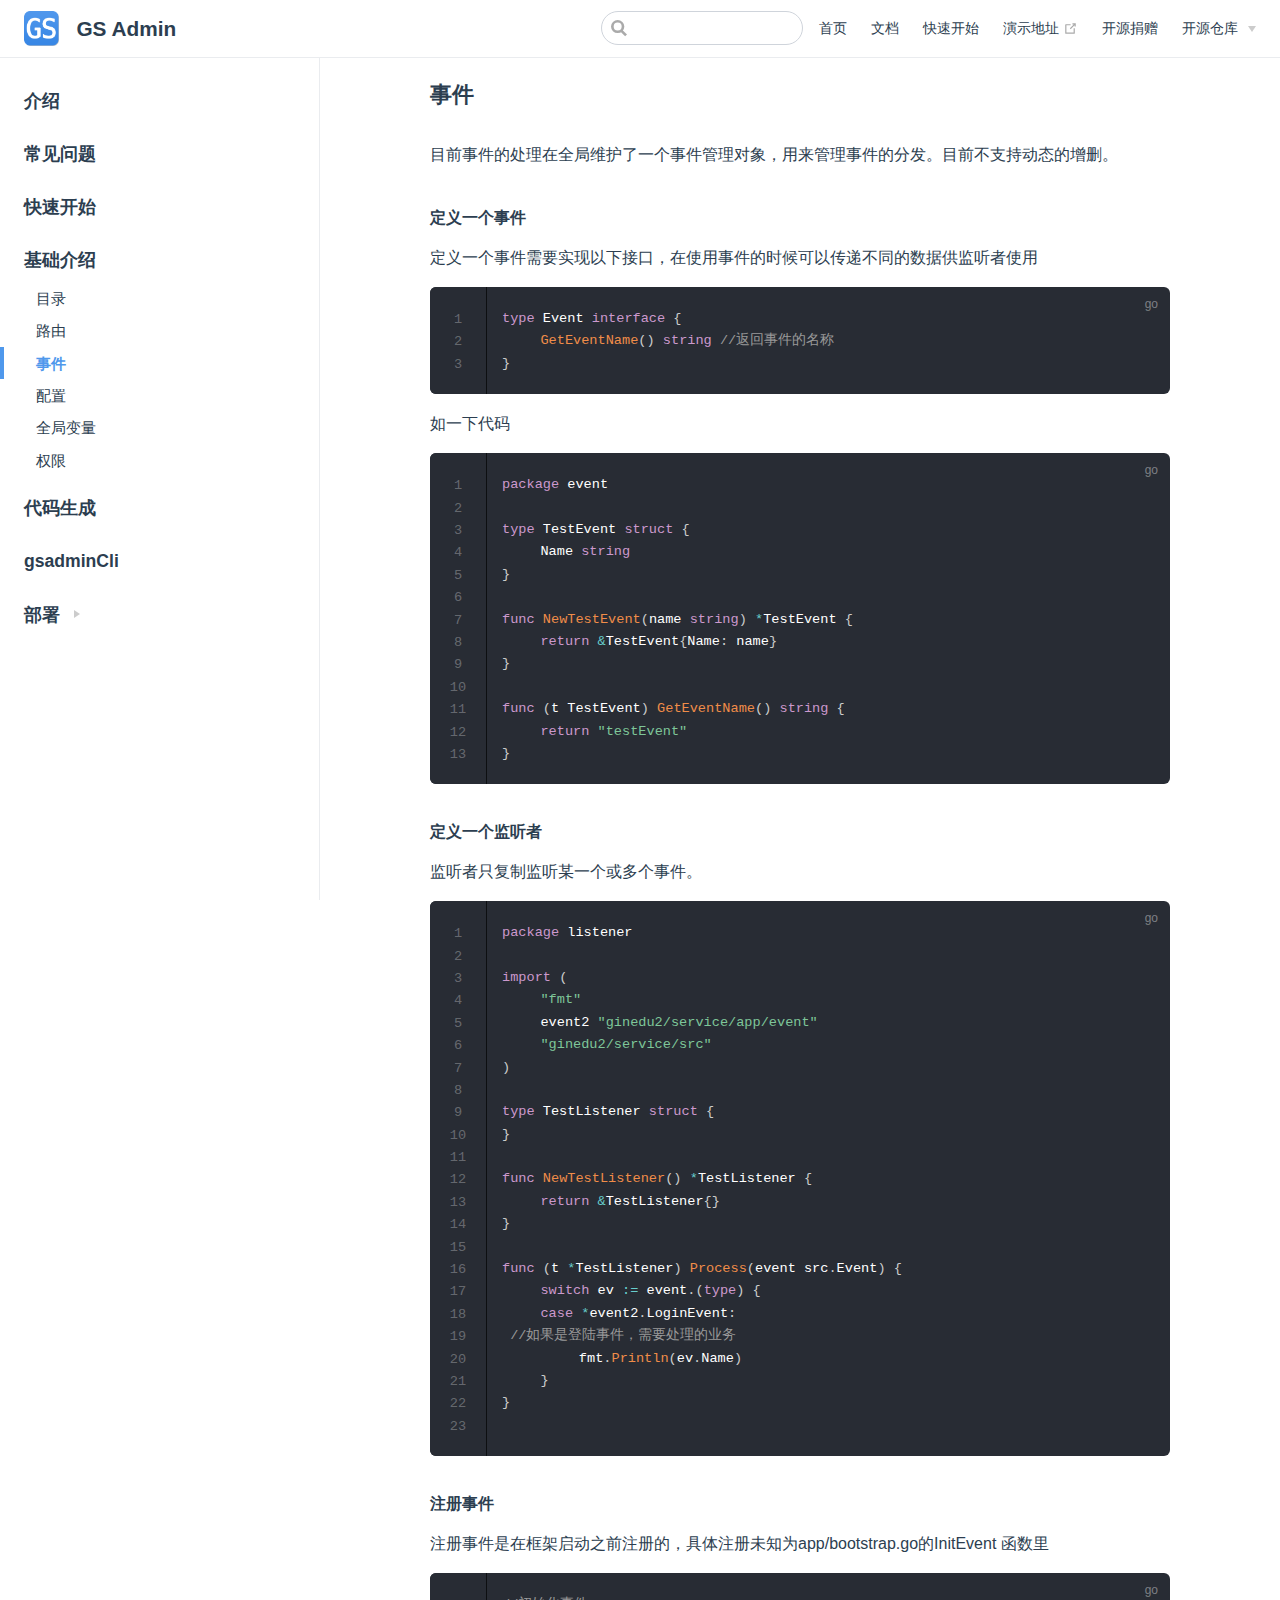
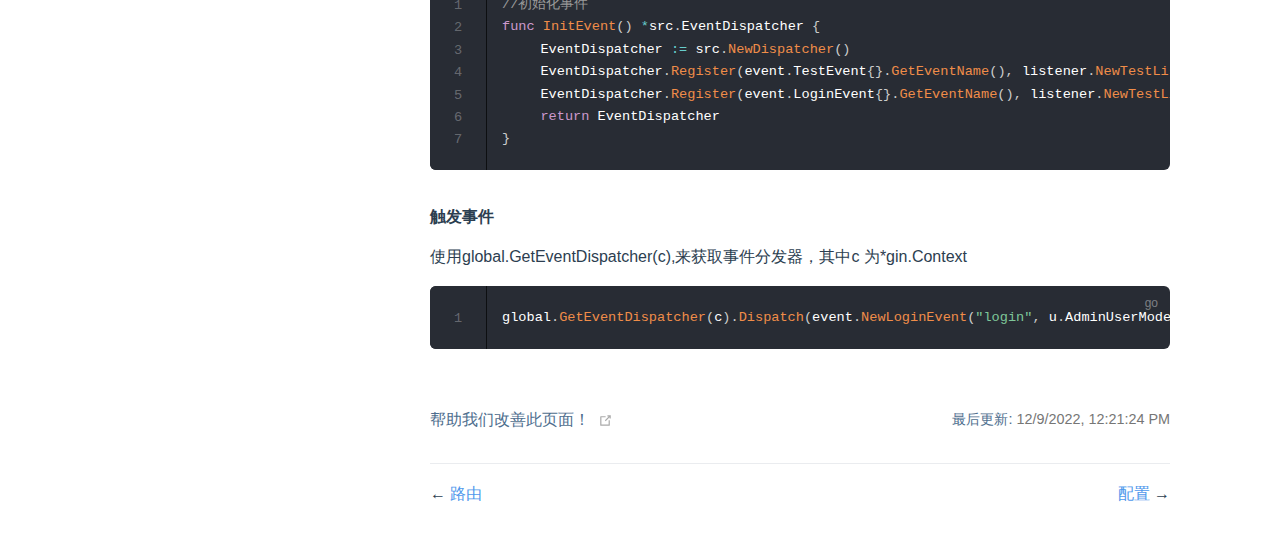
<file: feature/event.html>
<!DOCTYPE html>
<html lang="en-US">
  <head>
    <meta charset="utf-8">
    <meta name="viewport" content="width=device-width,initial-scale=1">
    <title>事件 | GS Admin</title>
    <meta name="generator" content="VuePress 1.9.7">
    <script>var _hmt = _hmt || [];
  (function() {
    var hm = document.createElement("script");
    hm.src = "https://hm.baidu.com/hm.js?31a22e6450725ffb38bab237cdf3c35c";
    var s = document.getElementsByTagName("script")[0]; 
    s.parentNode.insertBefore(hm, s);
  })();</script>
    <meta name="description" content="GS Admin是基于golang+element ui plus开发的高性能企业级后台管理系统">
    
    <link rel="preload" href="/assets/css/0.styles.d95f2786.css" as="style"><link rel="preload" href="/assets/js/app.6b52628b.js" as="script"><link rel="preload" href="/assets/js/2.a0c195e9.js" as="script"><link rel="preload" href="/assets/js/9.bc23e85e.js" as="script"><link rel="prefetch" href="/assets/js/10.28dbb6da.js"><link rel="prefetch" href="/assets/js/11.3bd07940.js"><link rel="prefetch" href="/assets/js/12.ca1027e5.js"><link rel="prefetch" href="/assets/js/13.35cbd070.js"><link rel="prefetch" href="/assets/js/14.ce9b7238.js"><link rel="prefetch" href="/assets/js/15.1c588387.js"><link rel="prefetch" href="/assets/js/16.706a82f2.js"><link rel="prefetch" href="/assets/js/17.fe7339d0.js"><link rel="prefetch" href="/assets/js/18.e4348ce4.js"><link rel="prefetch" href="/assets/js/19.13b2dd82.js"><link rel="prefetch" href="/assets/js/3.1801cb39.js"><link rel="prefetch" href="/assets/js/4.605a857c.js"><link rel="prefetch" href="/assets/js/5.b7160b18.js"><link rel="prefetch" href="/assets/js/6.edb6cf3f.js"><link rel="prefetch" href="/assets/js/7.cdaade3c.js"><link rel="prefetch" href="/assets/js/8.2b062cab.js">
    <link rel="stylesheet" href="/assets/css/0.styles.d95f2786.css">
  </head>
  <body>
    <div id="app" data-server-rendered="true"><div class="theme-container"><header class="navbar"><div class="sidebar-button"><svg xmlns="http://www.w3.org/2000/svg" aria-hidden="true" role="img" viewBox="0 0 448 512" class="icon"><path fill="currentColor" d="M436 124H12c-6.627 0-12-5.373-12-12V80c0-6.627 5.373-12 12-12h424c6.627 0 12 5.373 12 12v32c0 6.627-5.373 12-12 12zm0 160H12c-6.627 0-12-5.373-12-12v-32c0-6.627 5.373-12 12-12h424c6.627 0 12 5.373 12 12v32c0 6.627-5.373 12-12 12zm0 160H12c-6.627 0-12-5.373-12-12v-32c0-6.627 5.373-12 12-12h424c6.627 0 12 5.373 12 12v32c0 6.627-5.373 12-12 12z"></path></svg></div> <a href="/" class="home-link router-link-active"><img src="/img/gslogo.png" alt="GS Admin" class="logo"> <span class="site-name can-hide">GS Admin</span></a> <div class="links"><div class="search-box"><input aria-label="Search" autocomplete="off" spellcheck="false" value=""> <!----></div> <nav class="nav-links can-hide"><div class="nav-item"><a href="/" class="nav-link">
  首页
</a></div><div class="nav-item"><a href="/guide/" class="nav-link">
  文档
</a></div><div class="nav-item"><a href="/#✈️-快速开始" class="nav-link">
  快速开始
</a></div><div class="nav-item"><a href="https://gsadmin.suiyidian.cn/" target="_blank" rel="noopener noreferrer" class="nav-link external">
  演示地址
  <span><svg xmlns="http://www.w3.org/2000/svg" aria-hidden="true" focusable="false" x="0px" y="0px" viewBox="0 0 100 100" width="15" height="15" class="icon outbound"><path fill="currentColor" d="M18.8,85.1h56l0,0c2.2,0,4-1.8,4-4v-32h-8v28h-48v-48h28v-8h-32l0,0c-2.2,0-4,1.8-4,4v56C14.8,83.3,16.6,85.1,18.8,85.1z"></path> <polygon fill="currentColor" points="45.7,48.7 51.3,54.3 77.2,28.5 77.2,37.2 85.2,37.2 85.2,14.9 62.8,14.9 62.8,22.9 71.5,22.9"></polygon></svg> <span class="sr-only">(opens new window)</span></span></a></div><div class="nav-item"><a href="/#☕-开源捐赠" class="nav-link">
  开源捐赠
</a></div><div class="nav-item"><div class="dropdown-wrapper"><button type="button" aria-label="开源仓库" class="dropdown-title"><span class="title">开源仓库</span> <span class="arrow down"></span></button> <button type="button" aria-label="开源仓库" class="mobile-dropdown-title"><span class="title">开源仓库</span> <span class="arrow right"></span></button> <ul class="nav-dropdown" style="display:none;"><li class="dropdown-item"><!----> <a href="https://gitee.com/kevn/gsadmin/tree/master" target="_blank" rel="noopener noreferrer" class="nav-link external">
  gitee
  <span><svg xmlns="http://www.w3.org/2000/svg" aria-hidden="true" focusable="false" x="0px" y="0px" viewBox="0 0 100 100" width="15" height="15" class="icon outbound"><path fill="currentColor" d="M18.8,85.1h56l0,0c2.2,0,4-1.8,4-4v-32h-8v28h-48v-48h28v-8h-32l0,0c-2.2,0-4,1.8-4,4v56C14.8,83.3,16.6,85.1,18.8,85.1z"></path> <polygon fill="currentColor" points="45.7,48.7 51.3,54.3 77.2,28.5 77.2,37.2 85.2,37.2 85.2,14.9 62.8,14.9 62.8,22.9 71.5,22.9"></polygon></svg> <span class="sr-only">(opens new window)</span></span></a></li><li class="dropdown-item"><!----> <a href="https://github.com/sonhineboy/gsadmin" target="_blank" rel="noopener noreferrer" class="nav-link external">
  github
  <span><svg xmlns="http://www.w3.org/2000/svg" aria-hidden="true" focusable="false" x="0px" y="0px" viewBox="0 0 100 100" width="15" height="15" class="icon outbound"><path fill="currentColor" d="M18.8,85.1h56l0,0c2.2,0,4-1.8,4-4v-32h-8v28h-48v-48h28v-8h-32l0,0c-2.2,0-4,1.8-4,4v56C14.8,83.3,16.6,85.1,18.8,85.1z"></path> <polygon fill="currentColor" points="45.7,48.7 51.3,54.3 77.2,28.5 77.2,37.2 85.2,37.2 85.2,14.9 62.8,14.9 62.8,22.9 71.5,22.9"></polygon></svg> <span class="sr-only">(opens new window)</span></span></a></li></ul></div></div> <!----></nav></div></header> <div class="sidebar-mask"></div> <aside class="sidebar"><nav class="nav-links"><div class="nav-item"><a href="/" class="nav-link">
  首页
</a></div><div class="nav-item"><a href="/guide/" class="nav-link">
  文档
</a></div><div class="nav-item"><a href="/#✈️-快速开始" class="nav-link">
  快速开始
</a></div><div class="nav-item"><a href="https://gsadmin.suiyidian.cn/" target="_blank" rel="noopener noreferrer" class="nav-link external">
  演示地址
  <span><svg xmlns="http://www.w3.org/2000/svg" aria-hidden="true" focusable="false" x="0px" y="0px" viewBox="0 0 100 100" width="15" height="15" class="icon outbound"><path fill="currentColor" d="M18.8,85.1h56l0,0c2.2,0,4-1.8,4-4v-32h-8v28h-48v-48h28v-8h-32l0,0c-2.2,0-4,1.8-4,4v56C14.8,83.3,16.6,85.1,18.8,85.1z"></path> <polygon fill="currentColor" points="45.7,48.7 51.3,54.3 77.2,28.5 77.2,37.2 85.2,37.2 85.2,14.9 62.8,14.9 62.8,22.9 71.5,22.9"></polygon></svg> <span class="sr-only">(opens new window)</span></span></a></div><div class="nav-item"><a href="/#☕-开源捐赠" class="nav-link">
  开源捐赠
</a></div><div class="nav-item"><div class="dropdown-wrapper"><button type="button" aria-label="开源仓库" class="dropdown-title"><span class="title">开源仓库</span> <span class="arrow down"></span></button> <button type="button" aria-label="开源仓库" class="mobile-dropdown-title"><span class="title">开源仓库</span> <span class="arrow right"></span></button> <ul class="nav-dropdown" style="display:none;"><li class="dropdown-item"><!----> <a href="https://gitee.com/kevn/gsadmin/tree/master" target="_blank" rel="noopener noreferrer" class="nav-link external">
  gitee
  <span><svg xmlns="http://www.w3.org/2000/svg" aria-hidden="true" focusable="false" x="0px" y="0px" viewBox="0 0 100 100" width="15" height="15" class="icon outbound"><path fill="currentColor" d="M18.8,85.1h56l0,0c2.2,0,4-1.8,4-4v-32h-8v28h-48v-48h28v-8h-32l0,0c-2.2,0-4,1.8-4,4v56C14.8,83.3,16.6,85.1,18.8,85.1z"></path> <polygon fill="currentColor" points="45.7,48.7 51.3,54.3 77.2,28.5 77.2,37.2 85.2,37.2 85.2,14.9 62.8,14.9 62.8,22.9 71.5,22.9"></polygon></svg> <span class="sr-only">(opens new window)</span></span></a></li><li class="dropdown-item"><!----> <a href="https://github.com/sonhineboy/gsadmin" target="_blank" rel="noopener noreferrer" class="nav-link external">
  github
  <span><svg xmlns="http://www.w3.org/2000/svg" aria-hidden="true" focusable="false" x="0px" y="0px" viewBox="0 0 100 100" width="15" height="15" class="icon outbound"><path fill="currentColor" d="M18.8,85.1h56l0,0c2.2,0,4-1.8,4-4v-32h-8v28h-48v-48h28v-8h-32l0,0c-2.2,0-4,1.8-4,4v56C14.8,83.3,16.6,85.1,18.8,85.1z"></path> <polygon fill="currentColor" points="45.7,48.7 51.3,54.3 77.2,28.5 77.2,37.2 85.2,37.2 85.2,14.9 62.8,14.9 62.8,22.9 71.5,22.9"></polygon></svg> <span class="sr-only">(opens new window)</span></span></a></li></ul></div></div> <!----></nav>  <ul class="sidebar-links"><li><a href="/guide/" class="sidebar-link">介绍</a></li><li><a href="/guide/issue.html" class="sidebar-link">常见问题</a></li><li><a href="/quick/" class="sidebar-link">快速开始</a></li><li><section class="sidebar-group depth-0"><p class="sidebar-heading open"><span>基础介绍</span> <!----></p> <ul class="sidebar-links sidebar-group-items"><li><a href="/feature/mulu.html" class="sidebar-link">目录</a></li><li><a href="/feature/router.html" class="sidebar-link">路由</a></li><li><a href="/feature/event.html" aria-current="page" class="active sidebar-link">事件</a><ul class="sidebar-sub-headers"></ul></li><li><a href="/feature/setting.html" class="sidebar-link">配置</a></li><li><a href="/feature/global.html" class="sidebar-link">全局变量</a></li><li><a href="/feature/permission.html" class="sidebar-link">权限</a></li></ul></section></li><li><a href="/gen/gen.html" class="sidebar-link">代码生成</a></li><li><a href="/feature/gsadmincli.html" class="sidebar-link">gsadminCli</a></li><li><section class="sidebar-group collapsable depth-0"><p class="sidebar-heading"><span>部署</span> <span class="arrow right"></span></p> <!----></section></li></ul> </aside> <main class="page"> <div class="theme-default-content content__default"><h3 id="事件"><a href="#事件" class="header-anchor">#</a> 事件</h3> <p>目前事件的处理在全局维护了一个事件管理对象，用来管理事件的分发。目前不支持动态的增删。</p> <h4 id="定义一个事件"><a href="#定义一个事件" class="header-anchor">#</a> 定义一个事件</h4> <p>定义一个事件需要实现以下接口，在使用事件的时候可以传递不同的数据供监听者使用</p> <div class="language-go line-numbers-mode"><pre class="language-go"><code><span class="token keyword">type</span> Event <span class="token keyword">interface</span> <span class="token punctuation">{</span>
	<span class="token function">GetEventName</span><span class="token punctuation">(</span><span class="token punctuation">)</span> <span class="token builtin">string</span> <span class="token comment">//返回事件的名称</span>
<span class="token punctuation">}</span>
</code></pre> <div class="line-numbers-wrapper"><span class="line-number">1</span><br><span class="line-number">2</span><br><span class="line-number">3</span><br></div></div><p>如一下代码</p> <div class="language-go line-numbers-mode"><pre class="language-go"><code><span class="token keyword">package</span> event

<span class="token keyword">type</span> TestEvent <span class="token keyword">struct</span> <span class="token punctuation">{</span>
	Name <span class="token builtin">string</span>
<span class="token punctuation">}</span>

<span class="token keyword">func</span> <span class="token function">NewTestEvent</span><span class="token punctuation">(</span>name <span class="token builtin">string</span><span class="token punctuation">)</span> <span class="token operator">*</span>TestEvent <span class="token punctuation">{</span>
	<span class="token keyword">return</span> <span class="token operator">&amp;</span>TestEvent<span class="token punctuation">{</span>Name<span class="token punctuation">:</span> name<span class="token punctuation">}</span>
<span class="token punctuation">}</span>

<span class="token keyword">func</span> <span class="token punctuation">(</span>t TestEvent<span class="token punctuation">)</span> <span class="token function">GetEventName</span><span class="token punctuation">(</span><span class="token punctuation">)</span> <span class="token builtin">string</span> <span class="token punctuation">{</span>
	<span class="token keyword">return</span> <span class="token string">&quot;testEvent&quot;</span>
<span class="token punctuation">}</span>
</code></pre> <div class="line-numbers-wrapper"><span class="line-number">1</span><br><span class="line-number">2</span><br><span class="line-number">3</span><br><span class="line-number">4</span><br><span class="line-number">5</span><br><span class="line-number">6</span><br><span class="line-number">7</span><br><span class="line-number">8</span><br><span class="line-number">9</span><br><span class="line-number">10</span><br><span class="line-number">11</span><br><span class="line-number">12</span><br><span class="line-number">13</span><br></div></div><h4 id="定义一个监听者"><a href="#定义一个监听者" class="header-anchor">#</a> 定义一个监听者</h4> <p>监听者只复制监听某一个或多个事件。</p> <div class="language-go line-numbers-mode"><pre class="language-go"><code><span class="token keyword">package</span> listener

<span class="token keyword">import</span> <span class="token punctuation">(</span>
	<span class="token string">&quot;fmt&quot;</span>
	event2 <span class="token string">&quot;ginedu2/service/app/event&quot;</span>
	<span class="token string">&quot;ginedu2/service/src&quot;</span>
<span class="token punctuation">)</span>

<span class="token keyword">type</span> TestListener <span class="token keyword">struct</span> <span class="token punctuation">{</span>
<span class="token punctuation">}</span>

<span class="token keyword">func</span> <span class="token function">NewTestListener</span><span class="token punctuation">(</span><span class="token punctuation">)</span> <span class="token operator">*</span>TestListener <span class="token punctuation">{</span>
	<span class="token keyword">return</span> <span class="token operator">&amp;</span>TestListener<span class="token punctuation">{</span><span class="token punctuation">}</span>
<span class="token punctuation">}</span>

<span class="token keyword">func</span> <span class="token punctuation">(</span>t <span class="token operator">*</span>TestListener<span class="token punctuation">)</span> <span class="token function">Process</span><span class="token punctuation">(</span>event src<span class="token punctuation">.</span>Event<span class="token punctuation">)</span> <span class="token punctuation">{</span>
	<span class="token keyword">switch</span> ev <span class="token operator">:=</span> event<span class="token punctuation">.</span><span class="token punctuation">(</span><span class="token keyword">type</span><span class="token punctuation">)</span> <span class="token punctuation">{</span>
	<span class="token keyword">case</span> <span class="token operator">*</span>event2<span class="token punctuation">.</span>LoginEvent<span class="token punctuation">:</span>
 <span class="token comment">//如果是登陆事件，需要处理的业务</span>
		fmt<span class="token punctuation">.</span><span class="token function">Println</span><span class="token punctuation">(</span>ev<span class="token punctuation">.</span>Name<span class="token punctuation">)</span>
	<span class="token punctuation">}</span>
<span class="token punctuation">}</span>

</code></pre> <div class="line-numbers-wrapper"><span class="line-number">1</span><br><span class="line-number">2</span><br><span class="line-number">3</span><br><span class="line-number">4</span><br><span class="line-number">5</span><br><span class="line-number">6</span><br><span class="line-number">7</span><br><span class="line-number">8</span><br><span class="line-number">9</span><br><span class="line-number">10</span><br><span class="line-number">11</span><br><span class="line-number">12</span><br><span class="line-number">13</span><br><span class="line-number">14</span><br><span class="line-number">15</span><br><span class="line-number">16</span><br><span class="line-number">17</span><br><span class="line-number">18</span><br><span class="line-number">19</span><br><span class="line-number">20</span><br><span class="line-number">21</span><br><span class="line-number">22</span><br><span class="line-number">23</span><br></div></div><h4 id="注册事件"><a href="#注册事件" class="header-anchor">#</a> 注册事件</h4> <p>注册事件是在框架启动之前注册的，具体注册未知为app/bootstrap.go的InitEvent 函数里</p> <div class="language-go line-numbers-mode"><pre class="language-go"><code><span class="token comment">//初始化事件</span>
<span class="token keyword">func</span> <span class="token function">InitEvent</span><span class="token punctuation">(</span><span class="token punctuation">)</span> <span class="token operator">*</span>src<span class="token punctuation">.</span>EventDispatcher <span class="token punctuation">{</span>
	EventDispatcher <span class="token operator">:=</span> src<span class="token punctuation">.</span><span class="token function">NewDispatcher</span><span class="token punctuation">(</span><span class="token punctuation">)</span>
	EventDispatcher<span class="token punctuation">.</span><span class="token function">Register</span><span class="token punctuation">(</span>event<span class="token punctuation">.</span>TestEvent<span class="token punctuation">{</span><span class="token punctuation">}</span><span class="token punctuation">.</span><span class="token function">GetEventName</span><span class="token punctuation">(</span><span class="token punctuation">)</span><span class="token punctuation">,</span> listener<span class="token punctuation">.</span><span class="token function">NewTestListener</span><span class="token punctuation">(</span><span class="token punctuation">)</span><span class="token punctuation">)</span> <span class="token comment">//#注册事件</span>
	EventDispatcher<span class="token punctuation">.</span><span class="token function">Register</span><span class="token punctuation">(</span>event<span class="token punctuation">.</span>LoginEvent<span class="token punctuation">{</span><span class="token punctuation">}</span><span class="token punctuation">.</span><span class="token function">GetEventName</span><span class="token punctuation">(</span><span class="token punctuation">)</span><span class="token punctuation">,</span> listener<span class="token punctuation">.</span><span class="token function">NewTestListener</span><span class="token punctuation">(</span><span class="token punctuation">)</span><span class="token punctuation">)</span><span class="token comment">//#注册事件</span>
	<span class="token keyword">return</span> EventDispatcher
<span class="token punctuation">}</span>
</code></pre> <div class="line-numbers-wrapper"><span class="line-number">1</span><br><span class="line-number">2</span><br><span class="line-number">3</span><br><span class="line-number">4</span><br><span class="line-number">5</span><br><span class="line-number">6</span><br><span class="line-number">7</span><br></div></div><h4 id="触发事件"><a href="#触发事件" class="header-anchor">#</a> 触发事件</h4> <p>使用global.GetEventDispatcher(c),来获取事件分发器，其中c 为*gin.Context</p> <div class="language-go line-numbers-mode"><pre class="language-go"><code>global<span class="token punctuation">.</span><span class="token function">GetEventDispatcher</span><span class="token punctuation">(</span>c<span class="token punctuation">)</span><span class="token punctuation">.</span><span class="token function">Dispatch</span><span class="token punctuation">(</span>event<span class="token punctuation">.</span><span class="token function">NewLoginEvent</span><span class="token punctuation">(</span><span class="token string">&quot;login&quot;</span><span class="token punctuation">,</span> u<span class="token punctuation">.</span>AdminUserModel<span class="token punctuation">)</span><span class="token punctuation">)</span>
</code></pre> <div class="line-numbers-wrapper"><span class="line-number">1</span><br></div></div></div> <footer class="page-edit"><div class="edit-link"><a href="https://gitee.com/kevn/gsadmindoc/edit/master/docs/feature/event.md" target="_blank" rel="noopener noreferrer">帮助我们改善此页面！</a> <span><svg xmlns="http://www.w3.org/2000/svg" aria-hidden="true" focusable="false" x="0px" y="0px" viewBox="0 0 100 100" width="15" height="15" class="icon outbound"><path fill="currentColor" d="M18.8,85.1h56l0,0c2.2,0,4-1.8,4-4v-32h-8v28h-48v-48h28v-8h-32l0,0c-2.2,0-4,1.8-4,4v56C14.8,83.3,16.6,85.1,18.8,85.1z"></path> <polygon fill="currentColor" points="45.7,48.7 51.3,54.3 77.2,28.5 77.2,37.2 85.2,37.2 85.2,14.9 62.8,14.9 62.8,22.9 71.5,22.9"></polygon></svg> <span class="sr-only">(opens new window)</span></span></div> <div class="last-updated"><span class="prefix">最后更新:</span> <span class="time">12/9/2022, 12:21:24 PM</span></div></footer> <div class="page-nav"><p class="inner"><span class="prev">
      ←
      <a href="/feature/router.html" class="prev">
        路由
      </a></span> <span class="next"><a href="/feature/setting.html">
        配置
      </a>
      →
    </span></p></div> </main></div><div class="global-ui"></div></div>
    <script src="/assets/js/app.6b52628b.js" defer></script><script src="/assets/js/2.a0c195e9.js" defer></script><script src="/assets/js/9.bc23e85e.js" defer></script>
  </body>
</html>
</file>
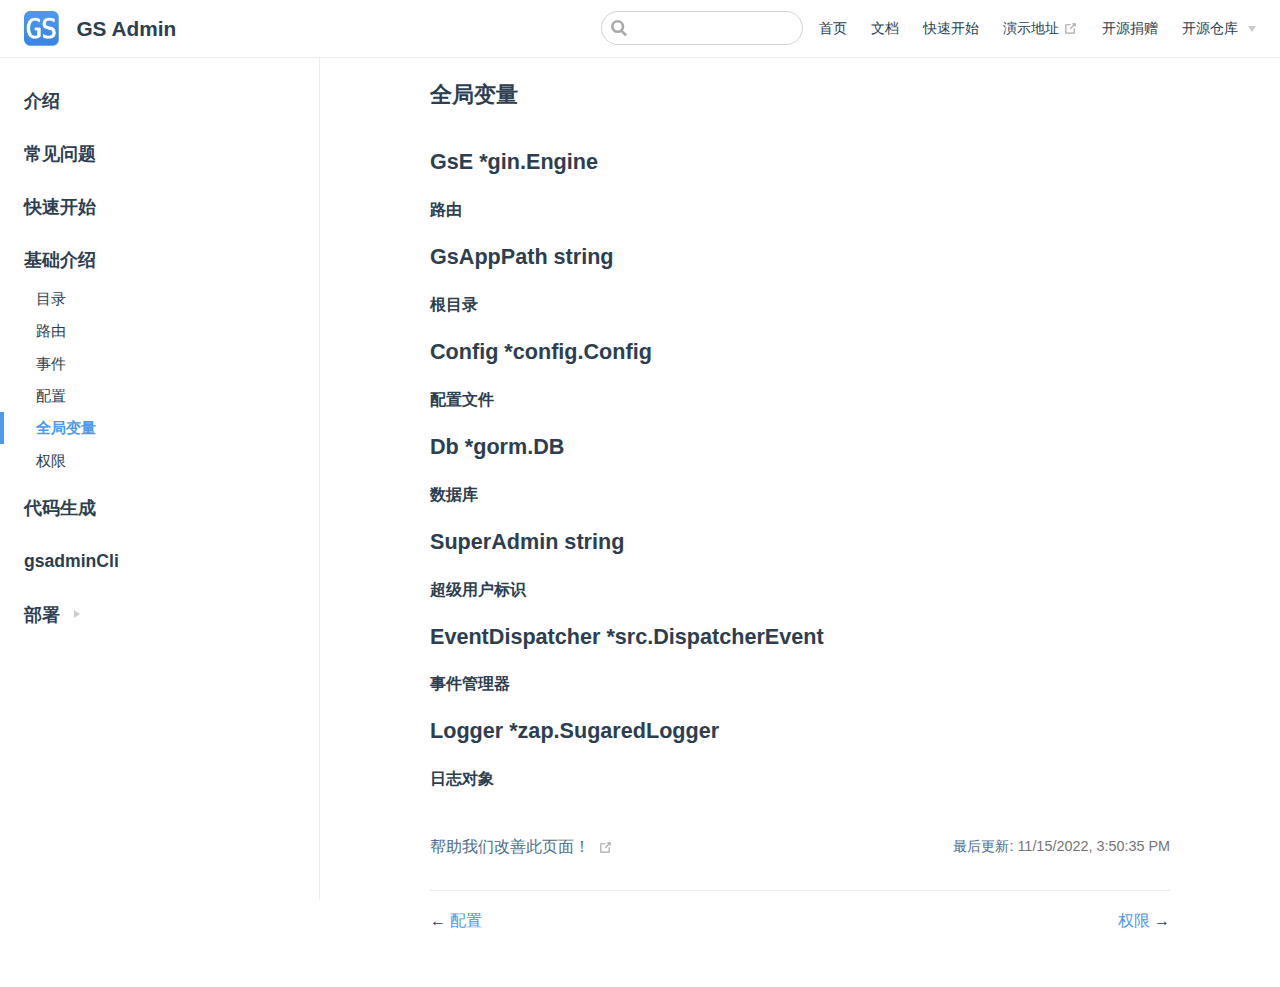
<file: feature/global.html>
<!DOCTYPE html>
<html lang="en-US">
  <head>
    <meta charset="utf-8">
    <meta name="viewport" content="width=device-width,initial-scale=1">
    <title>全局变量 | GS Admin</title>
    <meta name="generator" content="VuePress 1.9.7">
    <script>var _hmt = _hmt || [];
  (function() {
    var hm = document.createElement("script");
    hm.src = "https://hm.baidu.com/hm.js?31a22e6450725ffb38bab237cdf3c35c";
    var s = document.getElementsByTagName("script")[0]; 
    s.parentNode.insertBefore(hm, s);
  })();</script>
    <meta name="description" content="GS Admin是基于golang+element ui plus开发的高性能企业级后台管理系统">
    
    <link rel="preload" href="/assets/css/0.styles.d95f2786.css" as="style"><link rel="preload" href="/assets/js/app.6b52628b.js" as="script"><link rel="preload" href="/assets/js/2.a0c195e9.js" as="script"><link rel="preload" href="/assets/js/10.28dbb6da.js" as="script"><link rel="prefetch" href="/assets/js/11.3bd07940.js"><link rel="prefetch" href="/assets/js/12.ca1027e5.js"><link rel="prefetch" href="/assets/js/13.35cbd070.js"><link rel="prefetch" href="/assets/js/14.ce9b7238.js"><link rel="prefetch" href="/assets/js/15.1c588387.js"><link rel="prefetch" href="/assets/js/16.706a82f2.js"><link rel="prefetch" href="/assets/js/17.fe7339d0.js"><link rel="prefetch" href="/assets/js/18.e4348ce4.js"><link rel="prefetch" href="/assets/js/19.13b2dd82.js"><link rel="prefetch" href="/assets/js/3.1801cb39.js"><link rel="prefetch" href="/assets/js/4.605a857c.js"><link rel="prefetch" href="/assets/js/5.b7160b18.js"><link rel="prefetch" href="/assets/js/6.edb6cf3f.js"><link rel="prefetch" href="/assets/js/7.cdaade3c.js"><link rel="prefetch" href="/assets/js/8.2b062cab.js"><link rel="prefetch" href="/assets/js/9.bc23e85e.js">
    <link rel="stylesheet" href="/assets/css/0.styles.d95f2786.css">
  </head>
  <body>
    <div id="app" data-server-rendered="true"><div class="theme-container"><header class="navbar"><div class="sidebar-button"><svg xmlns="http://www.w3.org/2000/svg" aria-hidden="true" role="img" viewBox="0 0 448 512" class="icon"><path fill="currentColor" d="M436 124H12c-6.627 0-12-5.373-12-12V80c0-6.627 5.373-12 12-12h424c6.627 0 12 5.373 12 12v32c0 6.627-5.373 12-12 12zm0 160H12c-6.627 0-12-5.373-12-12v-32c0-6.627 5.373-12 12-12h424c6.627 0 12 5.373 12 12v32c0 6.627-5.373 12-12 12zm0 160H12c-6.627 0-12-5.373-12-12v-32c0-6.627 5.373-12 12-12h424c6.627 0 12 5.373 12 12v32c0 6.627-5.373 12-12 12z"></path></svg></div> <a href="/" class="home-link router-link-active"><img src="/img/gslogo.png" alt="GS Admin" class="logo"> <span class="site-name can-hide">GS Admin</span></a> <div class="links"><div class="search-box"><input aria-label="Search" autocomplete="off" spellcheck="false" value=""> <!----></div> <nav class="nav-links can-hide"><div class="nav-item"><a href="/" class="nav-link">
  首页
</a></div><div class="nav-item"><a href="/guide/" class="nav-link">
  文档
</a></div><div class="nav-item"><a href="/#✈️-快速开始" class="nav-link">
  快速开始
</a></div><div class="nav-item"><a href="https://gsadmin.suiyidian.cn/" target="_blank" rel="noopener noreferrer" class="nav-link external">
  演示地址
  <span><svg xmlns="http://www.w3.org/2000/svg" aria-hidden="true" focusable="false" x="0px" y="0px" viewBox="0 0 100 100" width="15" height="15" class="icon outbound"><path fill="currentColor" d="M18.8,85.1h56l0,0c2.2,0,4-1.8,4-4v-32h-8v28h-48v-48h28v-8h-32l0,0c-2.2,0-4,1.8-4,4v56C14.8,83.3,16.6,85.1,18.8,85.1z"></path> <polygon fill="currentColor" points="45.7,48.7 51.3,54.3 77.2,28.5 77.2,37.2 85.2,37.2 85.2,14.9 62.8,14.9 62.8,22.9 71.5,22.9"></polygon></svg> <span class="sr-only">(opens new window)</span></span></a></div><div class="nav-item"><a href="/#☕-开源捐赠" class="nav-link">
  开源捐赠
</a></div><div class="nav-item"><div class="dropdown-wrapper"><button type="button" aria-label="开源仓库" class="dropdown-title"><span class="title">开源仓库</span> <span class="arrow down"></span></button> <button type="button" aria-label="开源仓库" class="mobile-dropdown-title"><span class="title">开源仓库</span> <span class="arrow right"></span></button> <ul class="nav-dropdown" style="display:none;"><li class="dropdown-item"><!----> <a href="https://gitee.com/kevn/gsadmin/tree/master" target="_blank" rel="noopener noreferrer" class="nav-link external">
  gitee
  <span><svg xmlns="http://www.w3.org/2000/svg" aria-hidden="true" focusable="false" x="0px" y="0px" viewBox="0 0 100 100" width="15" height="15" class="icon outbound"><path fill="currentColor" d="M18.8,85.1h56l0,0c2.2,0,4-1.8,4-4v-32h-8v28h-48v-48h28v-8h-32l0,0c-2.2,0-4,1.8-4,4v56C14.8,83.3,16.6,85.1,18.8,85.1z"></path> <polygon fill="currentColor" points="45.7,48.7 51.3,54.3 77.2,28.5 77.2,37.2 85.2,37.2 85.2,14.9 62.8,14.9 62.8,22.9 71.5,22.9"></polygon></svg> <span class="sr-only">(opens new window)</span></span></a></li><li class="dropdown-item"><!----> <a href="https://github.com/sonhineboy/gsadmin" target="_blank" rel="noopener noreferrer" class="nav-link external">
  github
  <span><svg xmlns="http://www.w3.org/2000/svg" aria-hidden="true" focusable="false" x="0px" y="0px" viewBox="0 0 100 100" width="15" height="15" class="icon outbound"><path fill="currentColor" d="M18.8,85.1h56l0,0c2.2,0,4-1.8,4-4v-32h-8v28h-48v-48h28v-8h-32l0,0c-2.2,0-4,1.8-4,4v56C14.8,83.3,16.6,85.1,18.8,85.1z"></path> <polygon fill="currentColor" points="45.7,48.7 51.3,54.3 77.2,28.5 77.2,37.2 85.2,37.2 85.2,14.9 62.8,14.9 62.8,22.9 71.5,22.9"></polygon></svg> <span class="sr-only">(opens new window)</span></span></a></li></ul></div></div> <!----></nav></div></header> <div class="sidebar-mask"></div> <aside class="sidebar"><nav class="nav-links"><div class="nav-item"><a href="/" class="nav-link">
  首页
</a></div><div class="nav-item"><a href="/guide/" class="nav-link">
  文档
</a></div><div class="nav-item"><a href="/#✈️-快速开始" class="nav-link">
  快速开始
</a></div><div class="nav-item"><a href="https://gsadmin.suiyidian.cn/" target="_blank" rel="noopener noreferrer" class="nav-link external">
  演示地址
  <span><svg xmlns="http://www.w3.org/2000/svg" aria-hidden="true" focusable="false" x="0px" y="0px" viewBox="0 0 100 100" width="15" height="15" class="icon outbound"><path fill="currentColor" d="M18.8,85.1h56l0,0c2.2,0,4-1.8,4-4v-32h-8v28h-48v-48h28v-8h-32l0,0c-2.2,0-4,1.8-4,4v56C14.8,83.3,16.6,85.1,18.8,85.1z"></path> <polygon fill="currentColor" points="45.7,48.7 51.3,54.3 77.2,28.5 77.2,37.2 85.2,37.2 85.2,14.9 62.8,14.9 62.8,22.9 71.5,22.9"></polygon></svg> <span class="sr-only">(opens new window)</span></span></a></div><div class="nav-item"><a href="/#☕-开源捐赠" class="nav-link">
  开源捐赠
</a></div><div class="nav-item"><div class="dropdown-wrapper"><button type="button" aria-label="开源仓库" class="dropdown-title"><span class="title">开源仓库</span> <span class="arrow down"></span></button> <button type="button" aria-label="开源仓库" class="mobile-dropdown-title"><span class="title">开源仓库</span> <span class="arrow right"></span></button> <ul class="nav-dropdown" style="display:none;"><li class="dropdown-item"><!----> <a href="https://gitee.com/kevn/gsadmin/tree/master" target="_blank" rel="noopener noreferrer" class="nav-link external">
  gitee
  <span><svg xmlns="http://www.w3.org/2000/svg" aria-hidden="true" focusable="false" x="0px" y="0px" viewBox="0 0 100 100" width="15" height="15" class="icon outbound"><path fill="currentColor" d="M18.8,85.1h56l0,0c2.2,0,4-1.8,4-4v-32h-8v28h-48v-48h28v-8h-32l0,0c-2.2,0-4,1.8-4,4v56C14.8,83.3,16.6,85.1,18.8,85.1z"></path> <polygon fill="currentColor" points="45.7,48.7 51.3,54.3 77.2,28.5 77.2,37.2 85.2,37.2 85.2,14.9 62.8,14.9 62.8,22.9 71.5,22.9"></polygon></svg> <span class="sr-only">(opens new window)</span></span></a></li><li class="dropdown-item"><!----> <a href="https://github.com/sonhineboy/gsadmin" target="_blank" rel="noopener noreferrer" class="nav-link external">
  github
  <span><svg xmlns="http://www.w3.org/2000/svg" aria-hidden="true" focusable="false" x="0px" y="0px" viewBox="0 0 100 100" width="15" height="15" class="icon outbound"><path fill="currentColor" d="M18.8,85.1h56l0,0c2.2,0,4-1.8,4-4v-32h-8v28h-48v-48h28v-8h-32l0,0c-2.2,0-4,1.8-4,4v56C14.8,83.3,16.6,85.1,18.8,85.1z"></path> <polygon fill="currentColor" points="45.7,48.7 51.3,54.3 77.2,28.5 77.2,37.2 85.2,37.2 85.2,14.9 62.8,14.9 62.8,22.9 71.5,22.9"></polygon></svg> <span class="sr-only">(opens new window)</span></span></a></li></ul></div></div> <!----></nav>  <ul class="sidebar-links"><li><a href="/guide/" class="sidebar-link">介绍</a></li><li><a href="/guide/issue.html" class="sidebar-link">常见问题</a></li><li><a href="/quick/" class="sidebar-link">快速开始</a></li><li><section class="sidebar-group depth-0"><p class="sidebar-heading open"><span>基础介绍</span> <!----></p> <ul class="sidebar-links sidebar-group-items"><li><a href="/feature/mulu.html" class="sidebar-link">目录</a></li><li><a href="/feature/router.html" class="sidebar-link">路由</a></li><li><a href="/feature/event.html" class="sidebar-link">事件</a></li><li><a href="/feature/setting.html" class="sidebar-link">配置</a></li><li><a href="/feature/global.html" aria-current="page" class="active sidebar-link">全局变量</a><ul class="sidebar-sub-headers"></ul></li><li><a href="/feature/permission.html" class="sidebar-link">权限</a></li></ul></section></li><li><a href="/gen/gen.html" class="sidebar-link">代码生成</a></li><li><a href="/feature/gsadmincli.html" class="sidebar-link">gsadminCli</a></li><li><section class="sidebar-group collapsable depth-0"><p class="sidebar-heading"><span>部署</span> <span class="arrow right"></span></p> <!----></section></li></ul> </aside> <main class="page"> <div class="theme-default-content content__default"><h3 id="全局变量"><a href="#全局变量" class="header-anchor">#</a> 全局变量</h3> <h3 id="gse-gin-engine"><a href="#gse-gin-engine" class="header-anchor">#</a> GsE           *gin.Engine</h3> <h4 id="路由"><a href="#路由" class="header-anchor">#</a> 路由</h4> <h3 id="gsapppath-string"><a href="#gsapppath-string" class="header-anchor">#</a> GsAppPath    string</h3> <h4 id="根目录"><a href="#根目录" class="header-anchor">#</a> 根目录</h4> <h3 id="config-config-config"><a href="#config-config-config" class="header-anchor">#</a> Config          *config.Config</h3> <h4 id="配置文件"><a href="#配置文件" class="header-anchor">#</a> 配置文件</h4> <h3 id="db-gorm-db"><a href="#db-gorm-db" class="header-anchor">#</a> Db              *gorm.DB</h3> <h4 id="数据库"><a href="#数据库" class="header-anchor">#</a> 数据库</h4> <h3 id="superadmin-string"><a href="#superadmin-string" class="header-anchor">#</a> SuperAdmin      string</h3> <h4 id="超级用户标识"><a href="#超级用户标识" class="header-anchor">#</a> 超级用户标识</h4> <h3 id="eventdispatcher-src-dispatcherevent"><a href="#eventdispatcher-src-dispatcherevent" class="header-anchor">#</a> EventDispatcher *src.DispatcherEvent</h3> <h4 id="事件管理器"><a href="#事件管理器" class="header-anchor">#</a> 事件管理器</h4> <h3 id="logger-zap-sugaredlogger"><a href="#logger-zap-sugaredlogger" class="header-anchor">#</a> Logger *zap.SugaredLogger</h3> <h4 id="日志对象"><a href="#日志对象" class="header-anchor">#</a> 日志对象</h4></div> <footer class="page-edit"><div class="edit-link"><a href="https://gitee.com/kevn/gsadmindoc/edit/master/docs/feature/global.md" target="_blank" rel="noopener noreferrer">帮助我们改善此页面！</a> <span><svg xmlns="http://www.w3.org/2000/svg" aria-hidden="true" focusable="false" x="0px" y="0px" viewBox="0 0 100 100" width="15" height="15" class="icon outbound"><path fill="currentColor" d="M18.8,85.1h56l0,0c2.2,0,4-1.8,4-4v-32h-8v28h-48v-48h28v-8h-32l0,0c-2.2,0-4,1.8-4,4v56C14.8,83.3,16.6,85.1,18.8,85.1z"></path> <polygon fill="currentColor" points="45.7,48.7 51.3,54.3 77.2,28.5 77.2,37.2 85.2,37.2 85.2,14.9 62.8,14.9 62.8,22.9 71.5,22.9"></polygon></svg> <span class="sr-only">(opens new window)</span></span></div> <div class="last-updated"><span class="prefix">最后更新:</span> <span class="time">11/15/2022, 3:50:35 PM</span></div></footer> <div class="page-nav"><p class="inner"><span class="prev">
      ←
      <a href="/feature/setting.html" class="prev">
        配置
      </a></span> <span class="next"><a href="/feature/permission.html">
        权限
      </a>
      →
    </span></p></div> </main></div><div class="global-ui"></div></div>
    <script src="/assets/js/app.6b52628b.js" defer></script><script src="/assets/js/2.a0c195e9.js" defer></script><script src="/assets/js/10.28dbb6da.js" defer></script>
  </body>
</html>
</file>
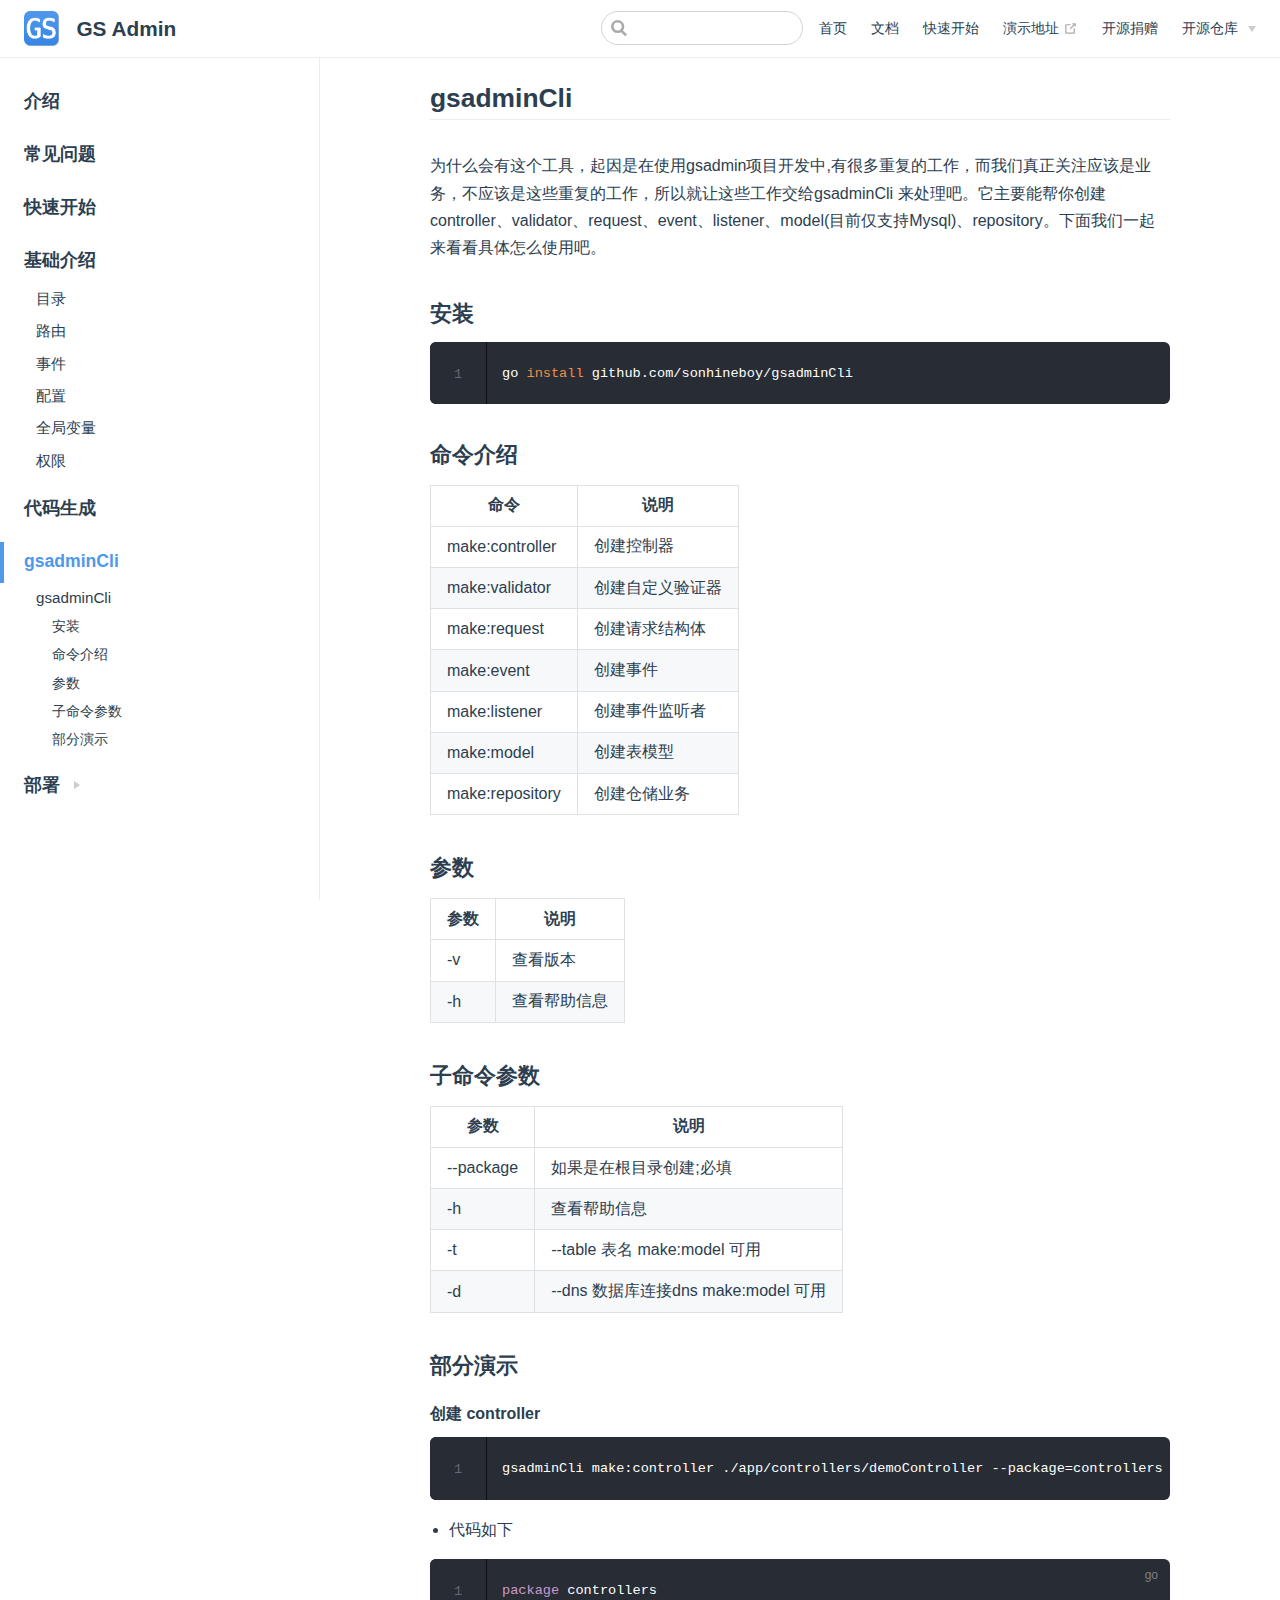
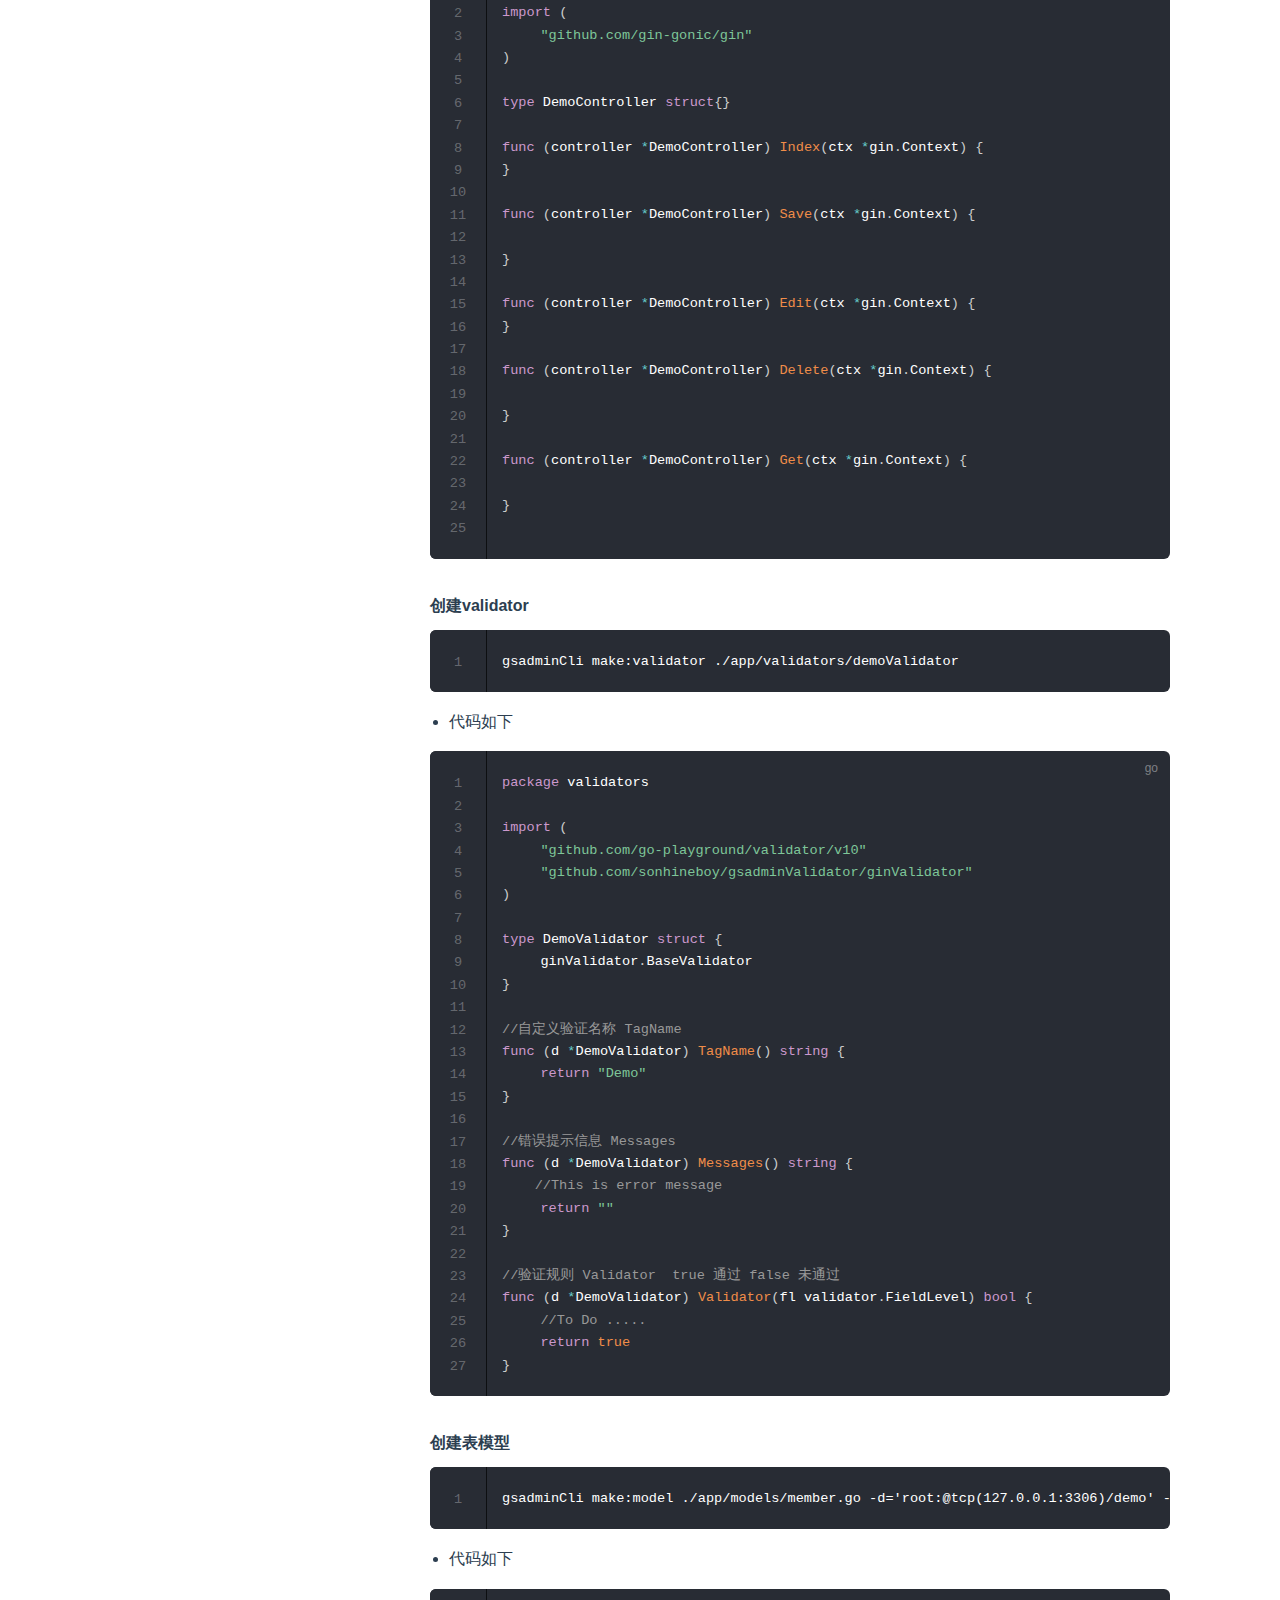
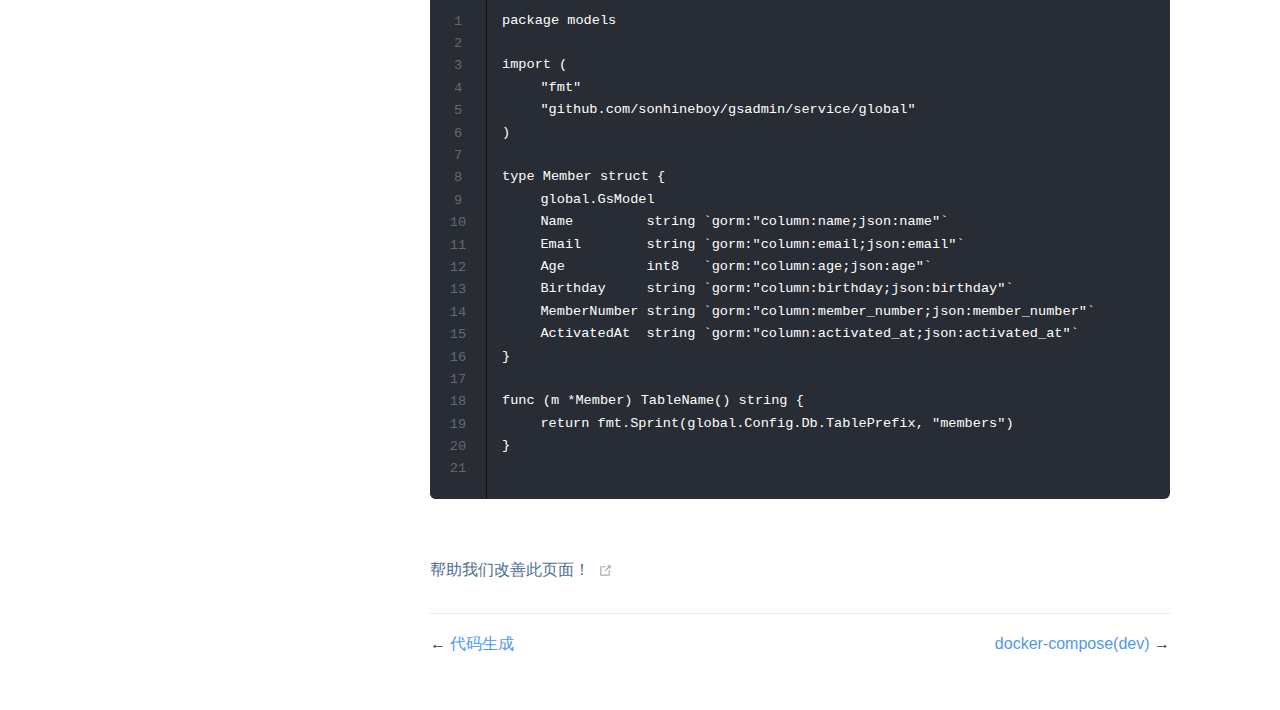
<file: feature/gsadmincli.html>
<!DOCTYPE html>
<html lang="en-US">
  <head>
    <meta charset="utf-8">
    <meta name="viewport" content="width=device-width,initial-scale=1">
    <title>gsadminCli | GS Admin</title>
    <meta name="generator" content="VuePress 1.9.7">
    <script>var _hmt = _hmt || [];
  (function() {
    var hm = document.createElement("script");
    hm.src = "https://hm.baidu.com/hm.js?31a22e6450725ffb38bab237cdf3c35c";
    var s = document.getElementsByTagName("script")[0]; 
    s.parentNode.insertBefore(hm, s);
  })();</script>
    <meta name="description" content="GS Admin是基于golang+element ui plus开发的高性能企业级后台管理系统">
    
    <link rel="preload" href="/assets/css/0.styles.d95f2786.css" as="style"><link rel="preload" href="/assets/js/app.6b52628b.js" as="script"><link rel="preload" href="/assets/js/2.a0c195e9.js" as="script"><link rel="preload" href="/assets/js/11.3bd07940.js" as="script"><link rel="prefetch" href="/assets/js/10.28dbb6da.js"><link rel="prefetch" href="/assets/js/12.ca1027e5.js"><link rel="prefetch" href="/assets/js/13.35cbd070.js"><link rel="prefetch" href="/assets/js/14.ce9b7238.js"><link rel="prefetch" href="/assets/js/15.1c588387.js"><link rel="prefetch" href="/assets/js/16.706a82f2.js"><link rel="prefetch" href="/assets/js/17.fe7339d0.js"><link rel="prefetch" href="/assets/js/18.e4348ce4.js"><link rel="prefetch" href="/assets/js/19.13b2dd82.js"><link rel="prefetch" href="/assets/js/3.1801cb39.js"><link rel="prefetch" href="/assets/js/4.605a857c.js"><link rel="prefetch" href="/assets/js/5.b7160b18.js"><link rel="prefetch" href="/assets/js/6.edb6cf3f.js"><link rel="prefetch" href="/assets/js/7.cdaade3c.js"><link rel="prefetch" href="/assets/js/8.2b062cab.js"><link rel="prefetch" href="/assets/js/9.bc23e85e.js">
    <link rel="stylesheet" href="/assets/css/0.styles.d95f2786.css">
  </head>
  <body>
    <div id="app" data-server-rendered="true"><div class="theme-container"><header class="navbar"><div class="sidebar-button"><svg xmlns="http://www.w3.org/2000/svg" aria-hidden="true" role="img" viewBox="0 0 448 512" class="icon"><path fill="currentColor" d="M436 124H12c-6.627 0-12-5.373-12-12V80c0-6.627 5.373-12 12-12h424c6.627 0 12 5.373 12 12v32c0 6.627-5.373 12-12 12zm0 160H12c-6.627 0-12-5.373-12-12v-32c0-6.627 5.373-12 12-12h424c6.627 0 12 5.373 12 12v32c0 6.627-5.373 12-12 12zm0 160H12c-6.627 0-12-5.373-12-12v-32c0-6.627 5.373-12 12-12h424c6.627 0 12 5.373 12 12v32c0 6.627-5.373 12-12 12z"></path></svg></div> <a href="/" class="home-link router-link-active"><img src="/img/gslogo.png" alt="GS Admin" class="logo"> <span class="site-name can-hide">GS Admin</span></a> <div class="links"><div class="search-box"><input aria-label="Search" autocomplete="off" spellcheck="false" value=""> <!----></div> <nav class="nav-links can-hide"><div class="nav-item"><a href="/" class="nav-link">
  首页
</a></div><div class="nav-item"><a href="/guide/" class="nav-link">
  文档
</a></div><div class="nav-item"><a href="/#✈️-快速开始" class="nav-link">
  快速开始
</a></div><div class="nav-item"><a href="https://gsadmin.suiyidian.cn/" target="_blank" rel="noopener noreferrer" class="nav-link external">
  演示地址
  <span><svg xmlns="http://www.w3.org/2000/svg" aria-hidden="true" focusable="false" x="0px" y="0px" viewBox="0 0 100 100" width="15" height="15" class="icon outbound"><path fill="currentColor" d="M18.8,85.1h56l0,0c2.2,0,4-1.8,4-4v-32h-8v28h-48v-48h28v-8h-32l0,0c-2.2,0-4,1.8-4,4v56C14.8,83.3,16.6,85.1,18.8,85.1z"></path> <polygon fill="currentColor" points="45.7,48.7 51.3,54.3 77.2,28.5 77.2,37.2 85.2,37.2 85.2,14.9 62.8,14.9 62.8,22.9 71.5,22.9"></polygon></svg> <span class="sr-only">(opens new window)</span></span></a></div><div class="nav-item"><a href="/#☕-开源捐赠" class="nav-link">
  开源捐赠
</a></div><div class="nav-item"><div class="dropdown-wrapper"><button type="button" aria-label="开源仓库" class="dropdown-title"><span class="title">开源仓库</span> <span class="arrow down"></span></button> <button type="button" aria-label="开源仓库" class="mobile-dropdown-title"><span class="title">开源仓库</span> <span class="arrow right"></span></button> <ul class="nav-dropdown" style="display:none;"><li class="dropdown-item"><!----> <a href="https://gitee.com/kevn/gsadmin/tree/master" target="_blank" rel="noopener noreferrer" class="nav-link external">
  gitee
  <span><svg xmlns="http://www.w3.org/2000/svg" aria-hidden="true" focusable="false" x="0px" y="0px" viewBox="0 0 100 100" width="15" height="15" class="icon outbound"><path fill="currentColor" d="M18.8,85.1h56l0,0c2.2,0,4-1.8,4-4v-32h-8v28h-48v-48h28v-8h-32l0,0c-2.2,0-4,1.8-4,4v56C14.8,83.3,16.6,85.1,18.8,85.1z"></path> <polygon fill="currentColor" points="45.7,48.7 51.3,54.3 77.2,28.5 77.2,37.2 85.2,37.2 85.2,14.9 62.8,14.9 62.8,22.9 71.5,22.9"></polygon></svg> <span class="sr-only">(opens new window)</span></span></a></li><li class="dropdown-item"><!----> <a href="https://github.com/sonhineboy/gsadmin" target="_blank" rel="noopener noreferrer" class="nav-link external">
  github
  <span><svg xmlns="http://www.w3.org/2000/svg" aria-hidden="true" focusable="false" x="0px" y="0px" viewBox="0 0 100 100" width="15" height="15" class="icon outbound"><path fill="currentColor" d="M18.8,85.1h56l0,0c2.2,0,4-1.8,4-4v-32h-8v28h-48v-48h28v-8h-32l0,0c-2.2,0-4,1.8-4,4v56C14.8,83.3,16.6,85.1,18.8,85.1z"></path> <polygon fill="currentColor" points="45.7,48.7 51.3,54.3 77.2,28.5 77.2,37.2 85.2,37.2 85.2,14.9 62.8,14.9 62.8,22.9 71.5,22.9"></polygon></svg> <span class="sr-only">(opens new window)</span></span></a></li></ul></div></div> <!----></nav></div></header> <div class="sidebar-mask"></div> <aside class="sidebar"><nav class="nav-links"><div class="nav-item"><a href="/" class="nav-link">
  首页
</a></div><div class="nav-item"><a href="/guide/" class="nav-link">
  文档
</a></div><div class="nav-item"><a href="/#✈️-快速开始" class="nav-link">
  快速开始
</a></div><div class="nav-item"><a href="https://gsadmin.suiyidian.cn/" target="_blank" rel="noopener noreferrer" class="nav-link external">
  演示地址
  <span><svg xmlns="http://www.w3.org/2000/svg" aria-hidden="true" focusable="false" x="0px" y="0px" viewBox="0 0 100 100" width="15" height="15" class="icon outbound"><path fill="currentColor" d="M18.8,85.1h56l0,0c2.2,0,4-1.8,4-4v-32h-8v28h-48v-48h28v-8h-32l0,0c-2.2,0-4,1.8-4,4v56C14.8,83.3,16.6,85.1,18.8,85.1z"></path> <polygon fill="currentColor" points="45.7,48.7 51.3,54.3 77.2,28.5 77.2,37.2 85.2,37.2 85.2,14.9 62.8,14.9 62.8,22.9 71.5,22.9"></polygon></svg> <span class="sr-only">(opens new window)</span></span></a></div><div class="nav-item"><a href="/#☕-开源捐赠" class="nav-link">
  开源捐赠
</a></div><div class="nav-item"><div class="dropdown-wrapper"><button type="button" aria-label="开源仓库" class="dropdown-title"><span class="title">开源仓库</span> <span class="arrow down"></span></button> <button type="button" aria-label="开源仓库" class="mobile-dropdown-title"><span class="title">开源仓库</span> <span class="arrow right"></span></button> <ul class="nav-dropdown" style="display:none;"><li class="dropdown-item"><!----> <a href="https://gitee.com/kevn/gsadmin/tree/master" target="_blank" rel="noopener noreferrer" class="nav-link external">
  gitee
  <span><svg xmlns="http://www.w3.org/2000/svg" aria-hidden="true" focusable="false" x="0px" y="0px" viewBox="0 0 100 100" width="15" height="15" class="icon outbound"><path fill="currentColor" d="M18.8,85.1h56l0,0c2.2,0,4-1.8,4-4v-32h-8v28h-48v-48h28v-8h-32l0,0c-2.2,0-4,1.8-4,4v56C14.8,83.3,16.6,85.1,18.8,85.1z"></path> <polygon fill="currentColor" points="45.7,48.7 51.3,54.3 77.2,28.5 77.2,37.2 85.2,37.2 85.2,14.9 62.8,14.9 62.8,22.9 71.5,22.9"></polygon></svg> <span class="sr-only">(opens new window)</span></span></a></li><li class="dropdown-item"><!----> <a href="https://github.com/sonhineboy/gsadmin" target="_blank" rel="noopener noreferrer" class="nav-link external">
  github
  <span><svg xmlns="http://www.w3.org/2000/svg" aria-hidden="true" focusable="false" x="0px" y="0px" viewBox="0 0 100 100" width="15" height="15" class="icon outbound"><path fill="currentColor" d="M18.8,85.1h56l0,0c2.2,0,4-1.8,4-4v-32h-8v28h-48v-48h28v-8h-32l0,0c-2.2,0-4,1.8-4,4v56C14.8,83.3,16.6,85.1,18.8,85.1z"></path> <polygon fill="currentColor" points="45.7,48.7 51.3,54.3 77.2,28.5 77.2,37.2 85.2,37.2 85.2,14.9 62.8,14.9 62.8,22.9 71.5,22.9"></polygon></svg> <span class="sr-only">(opens new window)</span></span></a></li></ul></div></div> <!----></nav>  <ul class="sidebar-links"><li><a href="/guide/" class="sidebar-link">介绍</a></li><li><a href="/guide/issue.html" class="sidebar-link">常见问题</a></li><li><a href="/quick/" class="sidebar-link">快速开始</a></li><li><section class="sidebar-group depth-0"><p class="sidebar-heading"><span>基础介绍</span> <!----></p> <ul class="sidebar-links sidebar-group-items"><li><a href="/feature/mulu.html" class="sidebar-link">目录</a></li><li><a href="/feature/router.html" class="sidebar-link">路由</a></li><li><a href="/feature/event.html" class="sidebar-link">事件</a></li><li><a href="/feature/setting.html" class="sidebar-link">配置</a></li><li><a href="/feature/global.html" class="sidebar-link">全局变量</a></li><li><a href="/feature/permission.html" class="sidebar-link">权限</a></li></ul></section></li><li><a href="/gen/gen.html" class="sidebar-link">代码生成</a></li><li><a href="/feature/gsadmincli.html" aria-current="page" class="active sidebar-link">gsadminCli</a><ul class="sidebar-sub-headers"><li class="sidebar-sub-header"><a href="/feature/gsadmincli.html#gsadmincli" class="sidebar-link">gsadminCli</a><ul class="sidebar-sub-headers"><li class="sidebar-sub-header"><a href="/feature/gsadmincli.html#安装" class="sidebar-link">安装</a></li><li class="sidebar-sub-header"><a href="/feature/gsadmincli.html#命令介绍" class="sidebar-link">命令介绍</a></li><li class="sidebar-sub-header"><a href="/feature/gsadmincli.html#参数" class="sidebar-link">参数</a></li><li class="sidebar-sub-header"><a href="/feature/gsadmincli.html#子命令参数" class="sidebar-link">子命令参数</a></li><li class="sidebar-sub-header"><a href="/feature/gsadmincli.html#部分演示" class="sidebar-link">部分演示</a></li></ul></li></ul></li><li><section class="sidebar-group collapsable depth-0"><p class="sidebar-heading"><span>部署</span> <span class="arrow right"></span></p> <!----></section></li></ul> </aside> <main class="page"> <div class="theme-default-content content__default"><h2 id="gsadmincli"><a href="#gsadmincli" class="header-anchor">#</a> gsadminCli</h2> <p>为什么会有这个工具，起因是在使用gsadmin项目开发中,有很多重复的工作，而我们真正关注应该是业务，不应该是这些重复的工作，所以就让这些工作交给gsadminCli 来处理吧。它主要能帮你创建 controller、validator、request、event、listener、model(目前仅支持Mysql)、repository。下面我们一起来看看具体怎么使用吧。</p> <h3 id="安装"><a href="#安装" class="header-anchor">#</a> 安装</h3> <div class="language-shell line-numbers-mode"><pre class="language-shell"><code>go <span class="token function">install</span> github.com/sonhineboy/gsadminCli
</code></pre> <div class="line-numbers-wrapper"><span class="line-number">1</span><br></div></div><h3 id="命令介绍"><a href="#命令介绍" class="header-anchor">#</a> 命令介绍</h3> <table><thead><tr><th>命令</th> <th>说明</th></tr></thead> <tbody><tr><td>make:controller</td> <td>创建控制器</td></tr> <tr><td>make:validator</td> <td>创建自定义验证器</td></tr> <tr><td>make:request</td> <td>创建请求结构体</td></tr> <tr><td>make:event</td> <td>创建事件</td></tr> <tr><td>make:listener</td> <td>创建事件监听者</td></tr> <tr><td>make:model</td> <td>创建表模型</td></tr> <tr><td>make:repository</td> <td>创建仓储业务</td></tr></tbody></table> <h3 id="参数"><a href="#参数" class="header-anchor">#</a> 参数</h3> <table><thead><tr><th>参数</th> <th>说明</th></tr></thead> <tbody><tr><td>-v</td> <td>查看版本</td></tr> <tr><td>-h</td> <td>查看帮助信息</td></tr></tbody></table> <h3 id="子命令参数"><a href="#子命令参数" class="header-anchor">#</a> 子命令参数</h3> <table><thead><tr><th>参数</th> <th>说明</th></tr></thead> <tbody><tr><td>--package</td> <td>如果是在根目录创建;必填</td></tr> <tr><td>-h</td> <td>查看帮助信息</td></tr> <tr><td>-t</td> <td>--table 表名 make:model 可用</td></tr> <tr><td>-d</td> <td>--dns 数据库连接dns make:model 可用</td></tr></tbody></table> <h3 id="部分演示"><a href="#部分演示" class="header-anchor">#</a> 部分演示</h3> <h4 id="创建-controller"><a href="#创建-controller" class="header-anchor">#</a> 创建 controller</h4> <div class="language- line-numbers-mode"><pre class="language-text"><code>gsadminCli make:controller ./app/controllers/demoController --package=controllers
</code></pre> <div class="line-numbers-wrapper"><span class="line-number">1</span><br></div></div><ul><li>代码如下</li></ul> <div class="language-go line-numbers-mode"><pre class="language-go"><code><span class="token keyword">package</span> controllers
<span class="token keyword">import</span> <span class="token punctuation">(</span>
	<span class="token string">&quot;github.com/gin-gonic/gin&quot;</span>
<span class="token punctuation">)</span>

<span class="token keyword">type</span> DemoController <span class="token keyword">struct</span><span class="token punctuation">{</span><span class="token punctuation">}</span>

<span class="token keyword">func</span> <span class="token punctuation">(</span>controller <span class="token operator">*</span>DemoController<span class="token punctuation">)</span> <span class="token function">Index</span><span class="token punctuation">(</span>ctx <span class="token operator">*</span>gin<span class="token punctuation">.</span>Context<span class="token punctuation">)</span> <span class="token punctuation">{</span>
<span class="token punctuation">}</span>

<span class="token keyword">func</span> <span class="token punctuation">(</span>controller <span class="token operator">*</span>DemoController<span class="token punctuation">)</span> <span class="token function">Save</span><span class="token punctuation">(</span>ctx <span class="token operator">*</span>gin<span class="token punctuation">.</span>Context<span class="token punctuation">)</span> <span class="token punctuation">{</span>

<span class="token punctuation">}</span>

<span class="token keyword">func</span> <span class="token punctuation">(</span>controller <span class="token operator">*</span>DemoController<span class="token punctuation">)</span> <span class="token function">Edit</span><span class="token punctuation">(</span>ctx <span class="token operator">*</span>gin<span class="token punctuation">.</span>Context<span class="token punctuation">)</span> <span class="token punctuation">{</span>
<span class="token punctuation">}</span>

<span class="token keyword">func</span> <span class="token punctuation">(</span>controller <span class="token operator">*</span>DemoController<span class="token punctuation">)</span> <span class="token function">Delete</span><span class="token punctuation">(</span>ctx <span class="token operator">*</span>gin<span class="token punctuation">.</span>Context<span class="token punctuation">)</span> <span class="token punctuation">{</span>

<span class="token punctuation">}</span>

<span class="token keyword">func</span> <span class="token punctuation">(</span>controller <span class="token operator">*</span>DemoController<span class="token punctuation">)</span> <span class="token function">Get</span><span class="token punctuation">(</span>ctx <span class="token operator">*</span>gin<span class="token punctuation">.</span>Context<span class="token punctuation">)</span> <span class="token punctuation">{</span>

<span class="token punctuation">}</span>

</code></pre> <div class="line-numbers-wrapper"><span class="line-number">1</span><br><span class="line-number">2</span><br><span class="line-number">3</span><br><span class="line-number">4</span><br><span class="line-number">5</span><br><span class="line-number">6</span><br><span class="line-number">7</span><br><span class="line-number">8</span><br><span class="line-number">9</span><br><span class="line-number">10</span><br><span class="line-number">11</span><br><span class="line-number">12</span><br><span class="line-number">13</span><br><span class="line-number">14</span><br><span class="line-number">15</span><br><span class="line-number">16</span><br><span class="line-number">17</span><br><span class="line-number">18</span><br><span class="line-number">19</span><br><span class="line-number">20</span><br><span class="line-number">21</span><br><span class="line-number">22</span><br><span class="line-number">23</span><br><span class="line-number">24</span><br><span class="line-number">25</span><br></div></div><h4 id="创建validator"><a href="#创建validator" class="header-anchor">#</a> 创建validator</h4> <div class="language-shell line-numbers-mode"><pre class="language-shell"><code>gsadminCli make:validator ./app/validators/demoValidator
</code></pre> <div class="line-numbers-wrapper"><span class="line-number">1</span><br></div></div><ul><li>代码如下</li></ul> <div class="language-go line-numbers-mode"><pre class="language-go"><code><span class="token keyword">package</span> validators

<span class="token keyword">import</span> <span class="token punctuation">(</span>
	<span class="token string">&quot;github.com/go-playground/validator/v10&quot;</span>
	<span class="token string">&quot;github.com/sonhineboy/gsadminValidator/ginValidator&quot;</span>
<span class="token punctuation">)</span>

<span class="token keyword">type</span> DemoValidator <span class="token keyword">struct</span> <span class="token punctuation">{</span>
	ginValidator<span class="token punctuation">.</span>BaseValidator
<span class="token punctuation">}</span>

<span class="token comment">//自定义验证名称 TagName</span>
<span class="token keyword">func</span> <span class="token punctuation">(</span>d <span class="token operator">*</span>DemoValidator<span class="token punctuation">)</span> <span class="token function">TagName</span><span class="token punctuation">(</span><span class="token punctuation">)</span> <span class="token builtin">string</span> <span class="token punctuation">{</span>
	<span class="token keyword">return</span> <span class="token string">&quot;Demo&quot;</span>
<span class="token punctuation">}</span>

<span class="token comment">//错误提示信息 Messages</span>
<span class="token keyword">func</span> <span class="token punctuation">(</span>d <span class="token operator">*</span>DemoValidator<span class="token punctuation">)</span> <span class="token function">Messages</span><span class="token punctuation">(</span><span class="token punctuation">)</span> <span class="token builtin">string</span> <span class="token punctuation">{</span>
    <span class="token comment">//This is error message</span>
	<span class="token keyword">return</span> <span class="token string">&quot;&quot;</span>
<span class="token punctuation">}</span>

<span class="token comment">//验证规则 Validator  true 通过 false 未通过</span>
<span class="token keyword">func</span> <span class="token punctuation">(</span>d <span class="token operator">*</span>DemoValidator<span class="token punctuation">)</span> <span class="token function">Validator</span><span class="token punctuation">(</span>fl validator<span class="token punctuation">.</span>FieldLevel<span class="token punctuation">)</span> <span class="token builtin">bool</span> <span class="token punctuation">{</span>
	<span class="token comment">//To Do .....</span>
	<span class="token keyword">return</span> <span class="token boolean">true</span>
<span class="token punctuation">}</span>
</code></pre> <div class="line-numbers-wrapper"><span class="line-number">1</span><br><span class="line-number">2</span><br><span class="line-number">3</span><br><span class="line-number">4</span><br><span class="line-number">5</span><br><span class="line-number">6</span><br><span class="line-number">7</span><br><span class="line-number">8</span><br><span class="line-number">9</span><br><span class="line-number">10</span><br><span class="line-number">11</span><br><span class="line-number">12</span><br><span class="line-number">13</span><br><span class="line-number">14</span><br><span class="line-number">15</span><br><span class="line-number">16</span><br><span class="line-number">17</span><br><span class="line-number">18</span><br><span class="line-number">19</span><br><span class="line-number">20</span><br><span class="line-number">21</span><br><span class="line-number">22</span><br><span class="line-number">23</span><br><span class="line-number">24</span><br><span class="line-number">25</span><br><span class="line-number">26</span><br><span class="line-number">27</span><br></div></div><h4 id="创建表模型"><a href="#创建表模型" class="header-anchor">#</a> 创建表模型</h4> <div class="language- line-numbers-mode"><pre class="language-text"><code>gsadminCli make:model ./app/models/member.go -d='root:@tcp(127.0.0.1:3306)/demo' -t=members
</code></pre> <div class="line-numbers-wrapper"><span class="line-number">1</span><br></div></div><ul><li>代码如下</li></ul> <div class="language- line-numbers-mode"><pre class="language-text"><code>package models

import (
	&quot;fmt&quot;
	&quot;github.com/sonhineboy/gsadmin/service/global&quot;
)

type Member struct {
	global.GsModel
	Name         string `gorm:&quot;column:name;json:name&quot;`
	Email        string `gorm:&quot;column:email;json:email&quot;`
	Age          int8   `gorm:&quot;column:age;json:age&quot;`
	Birthday     string `gorm:&quot;column:birthday;json:birthday&quot;`
	MemberNumber string `gorm:&quot;column:member_number;json:member_number&quot;`
	ActivatedAt  string `gorm:&quot;column:activated_at;json:activated_at&quot;`
}

func (m *Member) TableName() string {
	return fmt.Sprint(global.Config.Db.TablePrefix, &quot;members&quot;)
}

</code></pre> <div class="line-numbers-wrapper"><span class="line-number">1</span><br><span class="line-number">2</span><br><span class="line-number">3</span><br><span class="line-number">4</span><br><span class="line-number">5</span><br><span class="line-number">6</span><br><span class="line-number">7</span><br><span class="line-number">8</span><br><span class="line-number">9</span><br><span class="line-number">10</span><br><span class="line-number">11</span><br><span class="line-number">12</span><br><span class="line-number">13</span><br><span class="line-number">14</span><br><span class="line-number">15</span><br><span class="line-number">16</span><br><span class="line-number">17</span><br><span class="line-number">18</span><br><span class="line-number">19</span><br><span class="line-number">20</span><br><span class="line-number">21</span><br></div></div></div> <footer class="page-edit"><div class="edit-link"><a href="https://gitee.com/kevn/gsadmindoc/edit/master/docs/feature/gsadmincli.md" target="_blank" rel="noopener noreferrer">帮助我们改善此页面！</a> <span><svg xmlns="http://www.w3.org/2000/svg" aria-hidden="true" focusable="false" x="0px" y="0px" viewBox="0 0 100 100" width="15" height="15" class="icon outbound"><path fill="currentColor" d="M18.8,85.1h56l0,0c2.2,0,4-1.8,4-4v-32h-8v28h-48v-48h28v-8h-32l0,0c-2.2,0-4,1.8-4,4v56C14.8,83.3,16.6,85.1,18.8,85.1z"></path> <polygon fill="currentColor" points="45.7,48.7 51.3,54.3 77.2,28.5 77.2,37.2 85.2,37.2 85.2,14.9 62.8,14.9 62.8,22.9 71.5,22.9"></polygon></svg> <span class="sr-only">(opens new window)</span></span></div> <!----></footer> <div class="page-nav"><p class="inner"><span class="prev">
      ←
      <a href="/gen/gen.html" class="prev">
        代码生成
      </a></span> <span class="next"><a href="/deploy/deploy-compose-dev.html">
        docker-compose(dev)
      </a>
      →
    </span></p></div> </main></div><div class="global-ui"></div></div>
    <script src="/assets/js/app.6b52628b.js" defer></script><script src="/assets/js/2.a0c195e9.js" defer></script><script src="/assets/js/11.3bd07940.js" defer></script>
  </body>
</html>
</file>
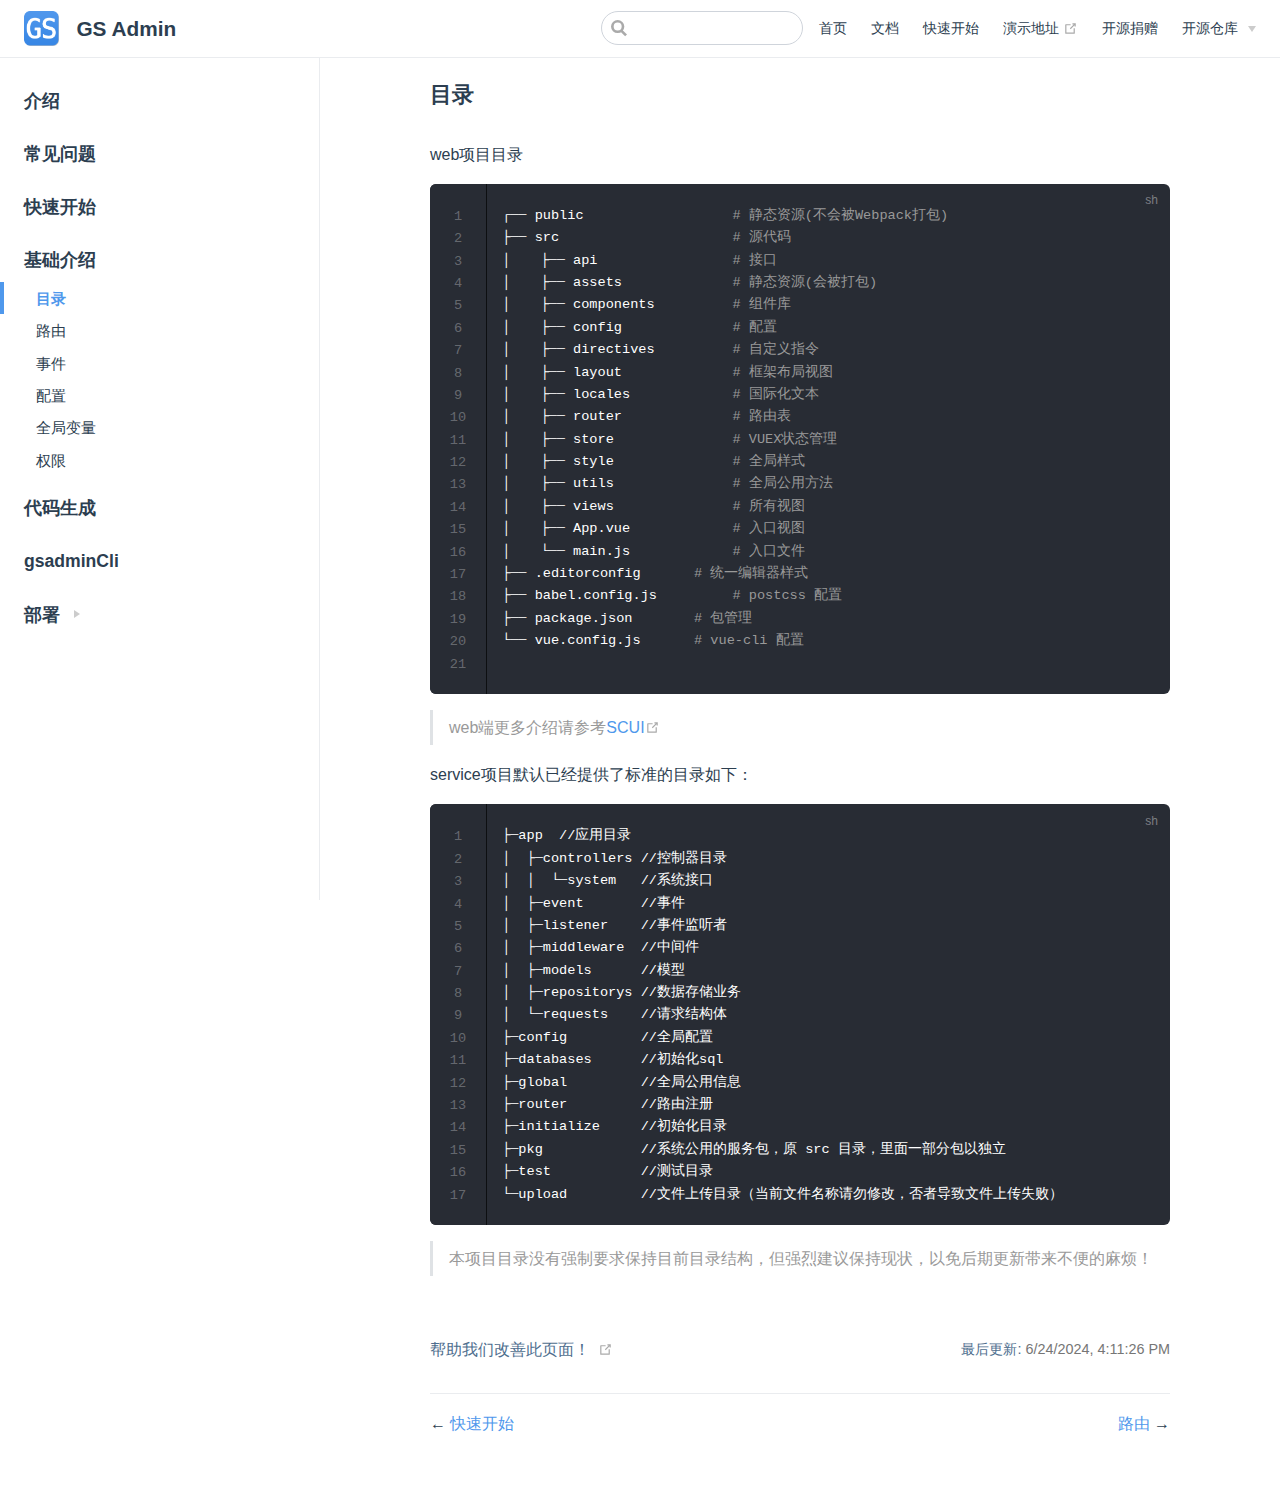
<file: feature/mulu.html>
<!DOCTYPE html>
<html lang="en-US">
  <head>
    <meta charset="utf-8">
    <meta name="viewport" content="width=device-width,initial-scale=1">
    <title>目录 | GS Admin</title>
    <meta name="generator" content="VuePress 1.9.7">
    <script>var _hmt = _hmt || [];
  (function() {
    var hm = document.createElement("script");
    hm.src = "https://hm.baidu.com/hm.js?31a22e6450725ffb38bab237cdf3c35c";
    var s = document.getElementsByTagName("script")[0]; 
    s.parentNode.insertBefore(hm, s);
  })();</script>
    <meta name="description" content="GS Admin是基于golang+element ui plus开发的高性能企业级后台管理系统">
    
    <link rel="preload" href="/assets/css/0.styles.d95f2786.css" as="style"><link rel="preload" href="/assets/js/app.6b52628b.js" as="script"><link rel="preload" href="/assets/js/2.a0c195e9.js" as="script"><link rel="preload" href="/assets/js/12.ca1027e5.js" as="script"><link rel="prefetch" href="/assets/js/10.28dbb6da.js"><link rel="prefetch" href="/assets/js/11.3bd07940.js"><link rel="prefetch" href="/assets/js/13.35cbd070.js"><link rel="prefetch" href="/assets/js/14.ce9b7238.js"><link rel="prefetch" href="/assets/js/15.1c588387.js"><link rel="prefetch" href="/assets/js/16.706a82f2.js"><link rel="prefetch" href="/assets/js/17.fe7339d0.js"><link rel="prefetch" href="/assets/js/18.e4348ce4.js"><link rel="prefetch" href="/assets/js/19.13b2dd82.js"><link rel="prefetch" href="/assets/js/3.1801cb39.js"><link rel="prefetch" href="/assets/js/4.605a857c.js"><link rel="prefetch" href="/assets/js/5.b7160b18.js"><link rel="prefetch" href="/assets/js/6.edb6cf3f.js"><link rel="prefetch" href="/assets/js/7.cdaade3c.js"><link rel="prefetch" href="/assets/js/8.2b062cab.js"><link rel="prefetch" href="/assets/js/9.bc23e85e.js">
    <link rel="stylesheet" href="/assets/css/0.styles.d95f2786.css">
  </head>
  <body>
    <div id="app" data-server-rendered="true"><div class="theme-container"><header class="navbar"><div class="sidebar-button"><svg xmlns="http://www.w3.org/2000/svg" aria-hidden="true" role="img" viewBox="0 0 448 512" class="icon"><path fill="currentColor" d="M436 124H12c-6.627 0-12-5.373-12-12V80c0-6.627 5.373-12 12-12h424c6.627 0 12 5.373 12 12v32c0 6.627-5.373 12-12 12zm0 160H12c-6.627 0-12-5.373-12-12v-32c0-6.627 5.373-12 12-12h424c6.627 0 12 5.373 12 12v32c0 6.627-5.373 12-12 12zm0 160H12c-6.627 0-12-5.373-12-12v-32c0-6.627 5.373-12 12-12h424c6.627 0 12 5.373 12 12v32c0 6.627-5.373 12-12 12z"></path></svg></div> <a href="/" class="home-link router-link-active"><img src="/img/gslogo.png" alt="GS Admin" class="logo"> <span class="site-name can-hide">GS Admin</span></a> <div class="links"><div class="search-box"><input aria-label="Search" autocomplete="off" spellcheck="false" value=""> <!----></div> <nav class="nav-links can-hide"><div class="nav-item"><a href="/" class="nav-link">
  首页
</a></div><div class="nav-item"><a href="/guide/" class="nav-link">
  文档
</a></div><div class="nav-item"><a href="/#✈️-快速开始" class="nav-link">
  快速开始
</a></div><div class="nav-item"><a href="https://gsadmin.suiyidian.cn/" target="_blank" rel="noopener noreferrer" class="nav-link external">
  演示地址
  <span><svg xmlns="http://www.w3.org/2000/svg" aria-hidden="true" focusable="false" x="0px" y="0px" viewBox="0 0 100 100" width="15" height="15" class="icon outbound"><path fill="currentColor" d="M18.8,85.1h56l0,0c2.2,0,4-1.8,4-4v-32h-8v28h-48v-48h28v-8h-32l0,0c-2.2,0-4,1.8-4,4v56C14.8,83.3,16.6,85.1,18.8,85.1z"></path> <polygon fill="currentColor" points="45.7,48.7 51.3,54.3 77.2,28.5 77.2,37.2 85.2,37.2 85.2,14.9 62.8,14.9 62.8,22.9 71.5,22.9"></polygon></svg> <span class="sr-only">(opens new window)</span></span></a></div><div class="nav-item"><a href="/#☕-开源捐赠" class="nav-link">
  开源捐赠
</a></div><div class="nav-item"><div class="dropdown-wrapper"><button type="button" aria-label="开源仓库" class="dropdown-title"><span class="title">开源仓库</span> <span class="arrow down"></span></button> <button type="button" aria-label="开源仓库" class="mobile-dropdown-title"><span class="title">开源仓库</span> <span class="arrow right"></span></button> <ul class="nav-dropdown" style="display:none;"><li class="dropdown-item"><!----> <a href="https://gitee.com/kevn/gsadmin/tree/master" target="_blank" rel="noopener noreferrer" class="nav-link external">
  gitee
  <span><svg xmlns="http://www.w3.org/2000/svg" aria-hidden="true" focusable="false" x="0px" y="0px" viewBox="0 0 100 100" width="15" height="15" class="icon outbound"><path fill="currentColor" d="M18.8,85.1h56l0,0c2.2,0,4-1.8,4-4v-32h-8v28h-48v-48h28v-8h-32l0,0c-2.2,0-4,1.8-4,4v56C14.8,83.3,16.6,85.1,18.8,85.1z"></path> <polygon fill="currentColor" points="45.7,48.7 51.3,54.3 77.2,28.5 77.2,37.2 85.2,37.2 85.2,14.9 62.8,14.9 62.8,22.9 71.5,22.9"></polygon></svg> <span class="sr-only">(opens new window)</span></span></a></li><li class="dropdown-item"><!----> <a href="https://github.com/sonhineboy/gsadmin" target="_blank" rel="noopener noreferrer" class="nav-link external">
  github
  <span><svg xmlns="http://www.w3.org/2000/svg" aria-hidden="true" focusable="false" x="0px" y="0px" viewBox="0 0 100 100" width="15" height="15" class="icon outbound"><path fill="currentColor" d="M18.8,85.1h56l0,0c2.2,0,4-1.8,4-4v-32h-8v28h-48v-48h28v-8h-32l0,0c-2.2,0-4,1.8-4,4v56C14.8,83.3,16.6,85.1,18.8,85.1z"></path> <polygon fill="currentColor" points="45.7,48.7 51.3,54.3 77.2,28.5 77.2,37.2 85.2,37.2 85.2,14.9 62.8,14.9 62.8,22.9 71.5,22.9"></polygon></svg> <span class="sr-only">(opens new window)</span></span></a></li></ul></div></div> <!----></nav></div></header> <div class="sidebar-mask"></div> <aside class="sidebar"><nav class="nav-links"><div class="nav-item"><a href="/" class="nav-link">
  首页
</a></div><div class="nav-item"><a href="/guide/" class="nav-link">
  文档
</a></div><div class="nav-item"><a href="/#✈️-快速开始" class="nav-link">
  快速开始
</a></div><div class="nav-item"><a href="https://gsadmin.suiyidian.cn/" target="_blank" rel="noopener noreferrer" class="nav-link external">
  演示地址
  <span><svg xmlns="http://www.w3.org/2000/svg" aria-hidden="true" focusable="false" x="0px" y="0px" viewBox="0 0 100 100" width="15" height="15" class="icon outbound"><path fill="currentColor" d="M18.8,85.1h56l0,0c2.2,0,4-1.8,4-4v-32h-8v28h-48v-48h28v-8h-32l0,0c-2.2,0-4,1.8-4,4v56C14.8,83.3,16.6,85.1,18.8,85.1z"></path> <polygon fill="currentColor" points="45.7,48.7 51.3,54.3 77.2,28.5 77.2,37.2 85.2,37.2 85.2,14.9 62.8,14.9 62.8,22.9 71.5,22.9"></polygon></svg> <span class="sr-only">(opens new window)</span></span></a></div><div class="nav-item"><a href="/#☕-开源捐赠" class="nav-link">
  开源捐赠
</a></div><div class="nav-item"><div class="dropdown-wrapper"><button type="button" aria-label="开源仓库" class="dropdown-title"><span class="title">开源仓库</span> <span class="arrow down"></span></button> <button type="button" aria-label="开源仓库" class="mobile-dropdown-title"><span class="title">开源仓库</span> <span class="arrow right"></span></button> <ul class="nav-dropdown" style="display:none;"><li class="dropdown-item"><!----> <a href="https://gitee.com/kevn/gsadmin/tree/master" target="_blank" rel="noopener noreferrer" class="nav-link external">
  gitee
  <span><svg xmlns="http://www.w3.org/2000/svg" aria-hidden="true" focusable="false" x="0px" y="0px" viewBox="0 0 100 100" width="15" height="15" class="icon outbound"><path fill="currentColor" d="M18.8,85.1h56l0,0c2.2,0,4-1.8,4-4v-32h-8v28h-48v-48h28v-8h-32l0,0c-2.2,0-4,1.8-4,4v56C14.8,83.3,16.6,85.1,18.8,85.1z"></path> <polygon fill="currentColor" points="45.7,48.7 51.3,54.3 77.2,28.5 77.2,37.2 85.2,37.2 85.2,14.9 62.8,14.9 62.8,22.9 71.5,22.9"></polygon></svg> <span class="sr-only">(opens new window)</span></span></a></li><li class="dropdown-item"><!----> <a href="https://github.com/sonhineboy/gsadmin" target="_blank" rel="noopener noreferrer" class="nav-link external">
  github
  <span><svg xmlns="http://www.w3.org/2000/svg" aria-hidden="true" focusable="false" x="0px" y="0px" viewBox="0 0 100 100" width="15" height="15" class="icon outbound"><path fill="currentColor" d="M18.8,85.1h56l0,0c2.2,0,4-1.8,4-4v-32h-8v28h-48v-48h28v-8h-32l0,0c-2.2,0-4,1.8-4,4v56C14.8,83.3,16.6,85.1,18.8,85.1z"></path> <polygon fill="currentColor" points="45.7,48.7 51.3,54.3 77.2,28.5 77.2,37.2 85.2,37.2 85.2,14.9 62.8,14.9 62.8,22.9 71.5,22.9"></polygon></svg> <span class="sr-only">(opens new window)</span></span></a></li></ul></div></div> <!----></nav>  <ul class="sidebar-links"><li><a href="/guide/" class="sidebar-link">介绍</a></li><li><a href="/guide/issue.html" class="sidebar-link">常见问题</a></li><li><a href="/quick/" class="sidebar-link">快速开始</a></li><li><section class="sidebar-group depth-0"><p class="sidebar-heading open"><span>基础介绍</span> <!----></p> <ul class="sidebar-links sidebar-group-items"><li><a href="/feature/mulu.html" aria-current="page" class="active sidebar-link">目录</a><ul class="sidebar-sub-headers"></ul></li><li><a href="/feature/router.html" class="sidebar-link">路由</a></li><li><a href="/feature/event.html" class="sidebar-link">事件</a></li><li><a href="/feature/setting.html" class="sidebar-link">配置</a></li><li><a href="/feature/global.html" class="sidebar-link">全局变量</a></li><li><a href="/feature/permission.html" class="sidebar-link">权限</a></li></ul></section></li><li><a href="/gen/gen.html" class="sidebar-link">代码生成</a></li><li><a href="/feature/gsadmincli.html" class="sidebar-link">gsadminCli</a></li><li><section class="sidebar-group collapsable depth-0"><p class="sidebar-heading"><span>部署</span> <span class="arrow right"></span></p> <!----></section></li></ul> </aside> <main class="page"> <div class="theme-default-content content__default"><h3 id="目录"><a href="#目录" class="header-anchor">#</a> 目录</h3> <p>web项目目录</p> <div class="language-sh line-numbers-mode"><pre class="language-sh"><code>┌── public				<span class="token comment"># 静态资源(不会被Webpack打包)</span>
├── src					<span class="token comment"># 源代码</span>
│	├── api				<span class="token comment"># 接口</span>
│	├── assets			<span class="token comment"># 静态资源(会被打包)</span>
│	├── components		<span class="token comment"># 组件库</span>
│	├── config			<span class="token comment"># 配置</span>
│	├── directives		<span class="token comment"># 自定义指令</span>
│	├── layout			<span class="token comment"># 框架布局视图</span>
│	├── locales			<span class="token comment"># 国际化文本</span>
│	├── router			<span class="token comment"># 路由表</span>
│	├── store			<span class="token comment"># VUEX状态管理</span>
│	├── style			<span class="token comment"># 全局样式</span>
│	├── utils			<span class="token comment"># 全局公用方法</span>
│	├── views			<span class="token comment"># 所有视图</span>
│	├── App.vue			<span class="token comment"># 入口视图</span>
│	└── main.js			<span class="token comment"># 入口文件</span>
├── .editorconfig		<span class="token comment"># 统一编辑器样式</span>
├── babel.config.js		<span class="token comment"># postcss 配置</span>
├── package.json		<span class="token comment"># 包管理</span>
└── vue.config.js		<span class="token comment"># vue-cli 配置</span>

</code></pre> <div class="line-numbers-wrapper"><span class="line-number">1</span><br><span class="line-number">2</span><br><span class="line-number">3</span><br><span class="line-number">4</span><br><span class="line-number">5</span><br><span class="line-number">6</span><br><span class="line-number">7</span><br><span class="line-number">8</span><br><span class="line-number">9</span><br><span class="line-number">10</span><br><span class="line-number">11</span><br><span class="line-number">12</span><br><span class="line-number">13</span><br><span class="line-number">14</span><br><span class="line-number">15</span><br><span class="line-number">16</span><br><span class="line-number">17</span><br><span class="line-number">18</span><br><span class="line-number">19</span><br><span class="line-number">20</span><br><span class="line-number">21</span><br></div></div><blockquote><p>web端更多介绍请参考<a href="https://sonhineboy.github.io/scuidoc/" target="_blank" rel="noopener noreferrer">SCUI<span><svg xmlns="http://www.w3.org/2000/svg" aria-hidden="true" focusable="false" x="0px" y="0px" viewBox="0 0 100 100" width="15" height="15" class="icon outbound"><path fill="currentColor" d="M18.8,85.1h56l0,0c2.2,0,4-1.8,4-4v-32h-8v28h-48v-48h28v-8h-32l0,0c-2.2,0-4,1.8-4,4v56C14.8,83.3,16.6,85.1,18.8,85.1z"></path> <polygon fill="currentColor" points="45.7,48.7 51.3,54.3 77.2,28.5 77.2,37.2 85.2,37.2 85.2,14.9 62.8,14.9 62.8,22.9 71.5,22.9"></polygon></svg> <span class="sr-only">(opens new window)</span></span></a></p></blockquote> <p>service项目默认已经提供了标准的目录如下：</p> <div class="language-sh line-numbers-mode"><pre class="language-sh"><code>├─app  //应用目录 
│  ├─controllers //控制器目录
│  │  └─system   //系统接口
│  ├─event       //事件
│  ├─listener    //事件监听者
│  ├─middleware  //中间件
│  ├─models      //模型
│  ├─repositorys //数据存储业务
│  └─requests    //请求结构体
├─config         //全局配置
├─databases      //初始化sql
├─global         //全局公用信息
├─router         //路由注册
├─initialize     //初始化目录
├─pkg            //系统公用的服务包，原 src 目录，里面一部分包以独立
├─test           //测试目录
└─upload         //文件上传目录（当前文件名称请勿修改，否者导致文件上传失败）
</code></pre> <div class="line-numbers-wrapper"><span class="line-number">1</span><br><span class="line-number">2</span><br><span class="line-number">3</span><br><span class="line-number">4</span><br><span class="line-number">5</span><br><span class="line-number">6</span><br><span class="line-number">7</span><br><span class="line-number">8</span><br><span class="line-number">9</span><br><span class="line-number">10</span><br><span class="line-number">11</span><br><span class="line-number">12</span><br><span class="line-number">13</span><br><span class="line-number">14</span><br><span class="line-number">15</span><br><span class="line-number">16</span><br><span class="line-number">17</span><br></div></div><blockquote><p>本项目目录没有强制要求保持目前目录结构，但强烈建议保持现状，以免后期更新带来不便的麻烦！</p></blockquote></div> <footer class="page-edit"><div class="edit-link"><a href="https://gitee.com/kevn/gsadmindoc/edit/master/docs/feature/mulu.md" target="_blank" rel="noopener noreferrer">帮助我们改善此页面！</a> <span><svg xmlns="http://www.w3.org/2000/svg" aria-hidden="true" focusable="false" x="0px" y="0px" viewBox="0 0 100 100" width="15" height="15" class="icon outbound"><path fill="currentColor" d="M18.8,85.1h56l0,0c2.2,0,4-1.8,4-4v-32h-8v28h-48v-48h28v-8h-32l0,0c-2.2,0-4,1.8-4,4v56C14.8,83.3,16.6,85.1,18.8,85.1z"></path> <polygon fill="currentColor" points="45.7,48.7 51.3,54.3 77.2,28.5 77.2,37.2 85.2,37.2 85.2,14.9 62.8,14.9 62.8,22.9 71.5,22.9"></polygon></svg> <span class="sr-only">(opens new window)</span></span></div> <div class="last-updated"><span class="prefix">最后更新:</span> <span class="time">6/24/2024, 4:11:26 PM</span></div></footer> <div class="page-nav"><p class="inner"><span class="prev">
      ←
      <a href="/quick/" class="prev">
        快速开始
      </a></span> <span class="next"><a href="/feature/router.html">
        路由
      </a>
      →
    </span></p></div> </main></div><div class="global-ui"></div></div>
    <script src="/assets/js/app.6b52628b.js" defer></script><script src="/assets/js/2.a0c195e9.js" defer></script><script src="/assets/js/12.ca1027e5.js" defer></script>
  </body>
</html>
</file>
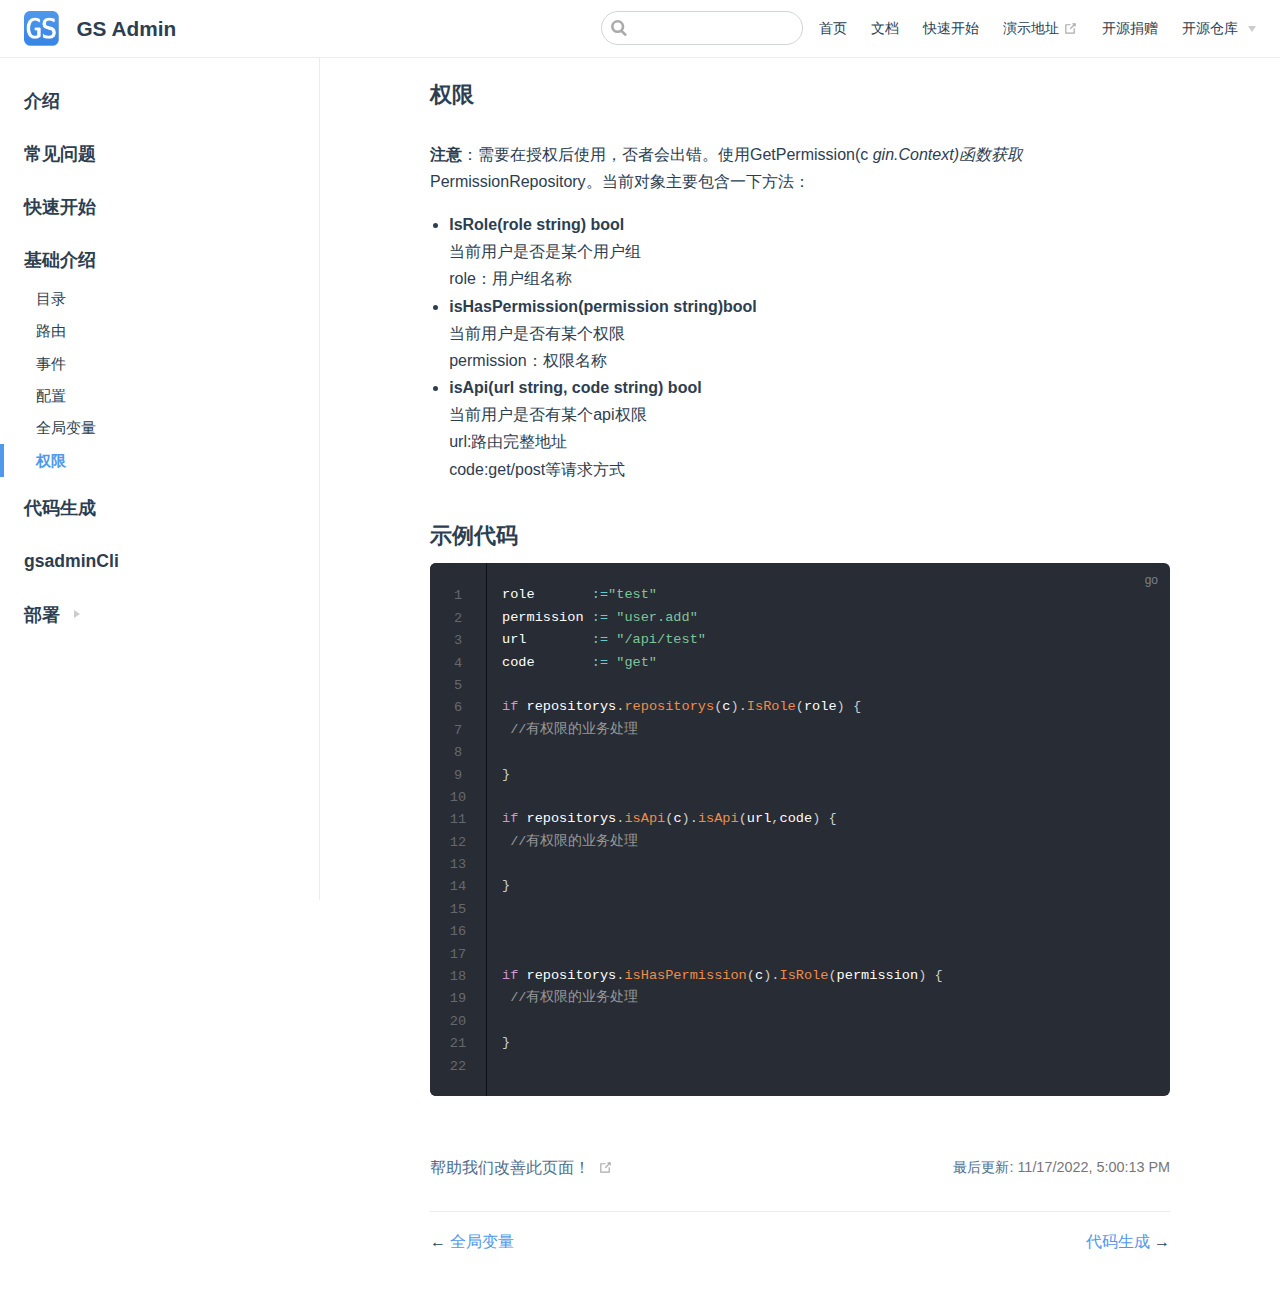
<file: feature/permission.html>
<!DOCTYPE html>
<html lang="en-US">
  <head>
    <meta charset="utf-8">
    <meta name="viewport" content="width=device-width,initial-scale=1">
    <title>权限 | GS Admin</title>
    <meta name="generator" content="VuePress 1.9.7">
    <script>var _hmt = _hmt || [];
  (function() {
    var hm = document.createElement("script");
    hm.src = "https://hm.baidu.com/hm.js?31a22e6450725ffb38bab237cdf3c35c";
    var s = document.getElementsByTagName("script")[0]; 
    s.parentNode.insertBefore(hm, s);
  })();</script>
    <meta name="description" content="GS Admin是基于golang+element ui plus开发的高性能企业级后台管理系统">
    
    <link rel="preload" href="/assets/css/0.styles.d95f2786.css" as="style"><link rel="preload" href="/assets/js/app.6b52628b.js" as="script"><link rel="preload" href="/assets/js/2.a0c195e9.js" as="script"><link rel="preload" href="/assets/js/13.35cbd070.js" as="script"><link rel="prefetch" href="/assets/js/10.28dbb6da.js"><link rel="prefetch" href="/assets/js/11.3bd07940.js"><link rel="prefetch" href="/assets/js/12.ca1027e5.js"><link rel="prefetch" href="/assets/js/14.ce9b7238.js"><link rel="prefetch" href="/assets/js/15.1c588387.js"><link rel="prefetch" href="/assets/js/16.706a82f2.js"><link rel="prefetch" href="/assets/js/17.fe7339d0.js"><link rel="prefetch" href="/assets/js/18.e4348ce4.js"><link rel="prefetch" href="/assets/js/19.13b2dd82.js"><link rel="prefetch" href="/assets/js/3.1801cb39.js"><link rel="prefetch" href="/assets/js/4.605a857c.js"><link rel="prefetch" href="/assets/js/5.b7160b18.js"><link rel="prefetch" href="/assets/js/6.edb6cf3f.js"><link rel="prefetch" href="/assets/js/7.cdaade3c.js"><link rel="prefetch" href="/assets/js/8.2b062cab.js"><link rel="prefetch" href="/assets/js/9.bc23e85e.js">
    <link rel="stylesheet" href="/assets/css/0.styles.d95f2786.css">
  </head>
  <body>
    <div id="app" data-server-rendered="true"><div class="theme-container"><header class="navbar"><div class="sidebar-button"><svg xmlns="http://www.w3.org/2000/svg" aria-hidden="true" role="img" viewBox="0 0 448 512" class="icon"><path fill="currentColor" d="M436 124H12c-6.627 0-12-5.373-12-12V80c0-6.627 5.373-12 12-12h424c6.627 0 12 5.373 12 12v32c0 6.627-5.373 12-12 12zm0 160H12c-6.627 0-12-5.373-12-12v-32c0-6.627 5.373-12 12-12h424c6.627 0 12 5.373 12 12v32c0 6.627-5.373 12-12 12zm0 160H12c-6.627 0-12-5.373-12-12v-32c0-6.627 5.373-12 12-12h424c6.627 0 12 5.373 12 12v32c0 6.627-5.373 12-12 12z"></path></svg></div> <a href="/" class="home-link router-link-active"><img src="/img/gslogo.png" alt="GS Admin" class="logo"> <span class="site-name can-hide">GS Admin</span></a> <div class="links"><div class="search-box"><input aria-label="Search" autocomplete="off" spellcheck="false" value=""> <!----></div> <nav class="nav-links can-hide"><div class="nav-item"><a href="/" class="nav-link">
  首页
</a></div><div class="nav-item"><a href="/guide/" class="nav-link">
  文档
</a></div><div class="nav-item"><a href="/#✈️-快速开始" class="nav-link">
  快速开始
</a></div><div class="nav-item"><a href="https://gsadmin.suiyidian.cn/" target="_blank" rel="noopener noreferrer" class="nav-link external">
  演示地址
  <span><svg xmlns="http://www.w3.org/2000/svg" aria-hidden="true" focusable="false" x="0px" y="0px" viewBox="0 0 100 100" width="15" height="15" class="icon outbound"><path fill="currentColor" d="M18.8,85.1h56l0,0c2.2,0,4-1.8,4-4v-32h-8v28h-48v-48h28v-8h-32l0,0c-2.2,0-4,1.8-4,4v56C14.8,83.3,16.6,85.1,18.8,85.1z"></path> <polygon fill="currentColor" points="45.7,48.7 51.3,54.3 77.2,28.5 77.2,37.2 85.2,37.2 85.2,14.9 62.8,14.9 62.8,22.9 71.5,22.9"></polygon></svg> <span class="sr-only">(opens new window)</span></span></a></div><div class="nav-item"><a href="/#☕-开源捐赠" class="nav-link">
  开源捐赠
</a></div><div class="nav-item"><div class="dropdown-wrapper"><button type="button" aria-label="开源仓库" class="dropdown-title"><span class="title">开源仓库</span> <span class="arrow down"></span></button> <button type="button" aria-label="开源仓库" class="mobile-dropdown-title"><span class="title">开源仓库</span> <span class="arrow right"></span></button> <ul class="nav-dropdown" style="display:none;"><li class="dropdown-item"><!----> <a href="https://gitee.com/kevn/gsadmin/tree/master" target="_blank" rel="noopener noreferrer" class="nav-link external">
  gitee
  <span><svg xmlns="http://www.w3.org/2000/svg" aria-hidden="true" focusable="false" x="0px" y="0px" viewBox="0 0 100 100" width="15" height="15" class="icon outbound"><path fill="currentColor" d="M18.8,85.1h56l0,0c2.2,0,4-1.8,4-4v-32h-8v28h-48v-48h28v-8h-32l0,0c-2.2,0-4,1.8-4,4v56C14.8,83.3,16.6,85.1,18.8,85.1z"></path> <polygon fill="currentColor" points="45.7,48.7 51.3,54.3 77.2,28.5 77.2,37.2 85.2,37.2 85.2,14.9 62.8,14.9 62.8,22.9 71.5,22.9"></polygon></svg> <span class="sr-only">(opens new window)</span></span></a></li><li class="dropdown-item"><!----> <a href="https://github.com/sonhineboy/gsadmin" target="_blank" rel="noopener noreferrer" class="nav-link external">
  github
  <span><svg xmlns="http://www.w3.org/2000/svg" aria-hidden="true" focusable="false" x="0px" y="0px" viewBox="0 0 100 100" width="15" height="15" class="icon outbound"><path fill="currentColor" d="M18.8,85.1h56l0,0c2.2,0,4-1.8,4-4v-32h-8v28h-48v-48h28v-8h-32l0,0c-2.2,0-4,1.8-4,4v56C14.8,83.3,16.6,85.1,18.8,85.1z"></path> <polygon fill="currentColor" points="45.7,48.7 51.3,54.3 77.2,28.5 77.2,37.2 85.2,37.2 85.2,14.9 62.8,14.9 62.8,22.9 71.5,22.9"></polygon></svg> <span class="sr-only">(opens new window)</span></span></a></li></ul></div></div> <!----></nav></div></header> <div class="sidebar-mask"></div> <aside class="sidebar"><nav class="nav-links"><div class="nav-item"><a href="/" class="nav-link">
  首页
</a></div><div class="nav-item"><a href="/guide/" class="nav-link">
  文档
</a></div><div class="nav-item"><a href="/#✈️-快速开始" class="nav-link">
  快速开始
</a></div><div class="nav-item"><a href="https://gsadmin.suiyidian.cn/" target="_blank" rel="noopener noreferrer" class="nav-link external">
  演示地址
  <span><svg xmlns="http://www.w3.org/2000/svg" aria-hidden="true" focusable="false" x="0px" y="0px" viewBox="0 0 100 100" width="15" height="15" class="icon outbound"><path fill="currentColor" d="M18.8,85.1h56l0,0c2.2,0,4-1.8,4-4v-32h-8v28h-48v-48h28v-8h-32l0,0c-2.2,0-4,1.8-4,4v56C14.8,83.3,16.6,85.1,18.8,85.1z"></path> <polygon fill="currentColor" points="45.7,48.7 51.3,54.3 77.2,28.5 77.2,37.2 85.2,37.2 85.2,14.9 62.8,14.9 62.8,22.9 71.5,22.9"></polygon></svg> <span class="sr-only">(opens new window)</span></span></a></div><div class="nav-item"><a href="/#☕-开源捐赠" class="nav-link">
  开源捐赠
</a></div><div class="nav-item"><div class="dropdown-wrapper"><button type="button" aria-label="开源仓库" class="dropdown-title"><span class="title">开源仓库</span> <span class="arrow down"></span></button> <button type="button" aria-label="开源仓库" class="mobile-dropdown-title"><span class="title">开源仓库</span> <span class="arrow right"></span></button> <ul class="nav-dropdown" style="display:none;"><li class="dropdown-item"><!----> <a href="https://gitee.com/kevn/gsadmin/tree/master" target="_blank" rel="noopener noreferrer" class="nav-link external">
  gitee
  <span><svg xmlns="http://www.w3.org/2000/svg" aria-hidden="true" focusable="false" x="0px" y="0px" viewBox="0 0 100 100" width="15" height="15" class="icon outbound"><path fill="currentColor" d="M18.8,85.1h56l0,0c2.2,0,4-1.8,4-4v-32h-8v28h-48v-48h28v-8h-32l0,0c-2.2,0-4,1.8-4,4v56C14.8,83.3,16.6,85.1,18.8,85.1z"></path> <polygon fill="currentColor" points="45.7,48.7 51.3,54.3 77.2,28.5 77.2,37.2 85.2,37.2 85.2,14.9 62.8,14.9 62.8,22.9 71.5,22.9"></polygon></svg> <span class="sr-only">(opens new window)</span></span></a></li><li class="dropdown-item"><!----> <a href="https://github.com/sonhineboy/gsadmin" target="_blank" rel="noopener noreferrer" class="nav-link external">
  github
  <span><svg xmlns="http://www.w3.org/2000/svg" aria-hidden="true" focusable="false" x="0px" y="0px" viewBox="0 0 100 100" width="15" height="15" class="icon outbound"><path fill="currentColor" d="M18.8,85.1h56l0,0c2.2,0,4-1.8,4-4v-32h-8v28h-48v-48h28v-8h-32l0,0c-2.2,0-4,1.8-4,4v56C14.8,83.3,16.6,85.1,18.8,85.1z"></path> <polygon fill="currentColor" points="45.7,48.7 51.3,54.3 77.2,28.5 77.2,37.2 85.2,37.2 85.2,14.9 62.8,14.9 62.8,22.9 71.5,22.9"></polygon></svg> <span class="sr-only">(opens new window)</span></span></a></li></ul></div></div> <!----></nav>  <ul class="sidebar-links"><li><a href="/guide/" class="sidebar-link">介绍</a></li><li><a href="/guide/issue.html" class="sidebar-link">常见问题</a></li><li><a href="/quick/" class="sidebar-link">快速开始</a></li><li><section class="sidebar-group depth-0"><p class="sidebar-heading open"><span>基础介绍</span> <!----></p> <ul class="sidebar-links sidebar-group-items"><li><a href="/feature/mulu.html" class="sidebar-link">目录</a></li><li><a href="/feature/router.html" class="sidebar-link">路由</a></li><li><a href="/feature/event.html" class="sidebar-link">事件</a></li><li><a href="/feature/setting.html" class="sidebar-link">配置</a></li><li><a href="/feature/global.html" class="sidebar-link">全局变量</a></li><li><a href="/feature/permission.html" aria-current="page" class="active sidebar-link">权限</a><ul class="sidebar-sub-headers"></ul></li></ul></section></li><li><a href="/gen/gen.html" class="sidebar-link">代码生成</a></li><li><a href="/feature/gsadmincli.html" class="sidebar-link">gsadminCli</a></li><li><section class="sidebar-group collapsable depth-0"><p class="sidebar-heading"><span>部署</span> <span class="arrow right"></span></p> <!----></section></li></ul> </aside> <main class="page"> <div class="theme-default-content content__default"><h3 id="权限"><a href="#权限" class="header-anchor">#</a> 权限</h3> <p><strong>注意</strong>：需要在授权后使用，否者会出错。使用GetPermission(c <em>gin.Context)函数获取</em>PermissionRepository。当前对象主要包含一下方法：</p> <ul><li><strong>IsRole(role string) bool</strong><br>
当前用户是否是某个用户组<br>
role：用户组名称</li> <li><strong>isHasPermission(permission string)bool</strong><br>
当前用户是否有某个权限<br>
permission：权限名称</li> <li><strong>isApi(url string, code string) bool</strong><br>
当前用户是否有某个api权限<br>
url:路由完整地址<br>
code:get/post等请求方式</li></ul> <h3 id="示例代码"><a href="#示例代码" class="header-anchor">#</a> 示例代码</h3> <div class="language-go line-numbers-mode"><pre class="language-go"><code>role       <span class="token operator">:=</span><span class="token string">&quot;test&quot;</span>
permission <span class="token operator">:=</span> <span class="token string">&quot;user.add&quot;</span>
url        <span class="token operator">:=</span> <span class="token string">&quot;/api/test&quot;</span>
code       <span class="token operator">:=</span> <span class="token string">&quot;get&quot;</span>

<span class="token keyword">if</span> repositorys<span class="token punctuation">.</span><span class="token function">repositorys</span><span class="token punctuation">(</span>c<span class="token punctuation">)</span><span class="token punctuation">.</span><span class="token function">IsRole</span><span class="token punctuation">(</span>role<span class="token punctuation">)</span> <span class="token punctuation">{</span>
 <span class="token comment">//有权限的业务处理</span>

<span class="token punctuation">}</span>

<span class="token keyword">if</span> repositorys<span class="token punctuation">.</span><span class="token function">isApi</span><span class="token punctuation">(</span>c<span class="token punctuation">)</span><span class="token punctuation">.</span><span class="token function">isApi</span><span class="token punctuation">(</span>url<span class="token punctuation">,</span>code<span class="token punctuation">)</span> <span class="token punctuation">{</span>
 <span class="token comment">//有权限的业务处理</span>

<span class="token punctuation">}</span>



<span class="token keyword">if</span> repositorys<span class="token punctuation">.</span><span class="token function">isHasPermission</span><span class="token punctuation">(</span>c<span class="token punctuation">)</span><span class="token punctuation">.</span><span class="token function">IsRole</span><span class="token punctuation">(</span>permission<span class="token punctuation">)</span> <span class="token punctuation">{</span>
 <span class="token comment">//有权限的业务处理</span>

<span class="token punctuation">}</span>

</code></pre> <div class="line-numbers-wrapper"><span class="line-number">1</span><br><span class="line-number">2</span><br><span class="line-number">3</span><br><span class="line-number">4</span><br><span class="line-number">5</span><br><span class="line-number">6</span><br><span class="line-number">7</span><br><span class="line-number">8</span><br><span class="line-number">9</span><br><span class="line-number">10</span><br><span class="line-number">11</span><br><span class="line-number">12</span><br><span class="line-number">13</span><br><span class="line-number">14</span><br><span class="line-number">15</span><br><span class="line-number">16</span><br><span class="line-number">17</span><br><span class="line-number">18</span><br><span class="line-number">19</span><br><span class="line-number">20</span><br><span class="line-number">21</span><br><span class="line-number">22</span><br></div></div></div> <footer class="page-edit"><div class="edit-link"><a href="https://gitee.com/kevn/gsadmindoc/edit/master/docs/feature/permission.md" target="_blank" rel="noopener noreferrer">帮助我们改善此页面！</a> <span><svg xmlns="http://www.w3.org/2000/svg" aria-hidden="true" focusable="false" x="0px" y="0px" viewBox="0 0 100 100" width="15" height="15" class="icon outbound"><path fill="currentColor" d="M18.8,85.1h56l0,0c2.2,0,4-1.8,4-4v-32h-8v28h-48v-48h28v-8h-32l0,0c-2.2,0-4,1.8-4,4v56C14.8,83.3,16.6,85.1,18.8,85.1z"></path> <polygon fill="currentColor" points="45.7,48.7 51.3,54.3 77.2,28.5 77.2,37.2 85.2,37.2 85.2,14.9 62.8,14.9 62.8,22.9 71.5,22.9"></polygon></svg> <span class="sr-only">(opens new window)</span></span></div> <div class="last-updated"><span class="prefix">最后更新:</span> <span class="time">11/17/2022, 5:00:13 PM</span></div></footer> <div class="page-nav"><p class="inner"><span class="prev">
      ←
      <a href="/feature/global.html" class="prev">
        全局变量
      </a></span> <span class="next"><a href="/gen/gen.html">
        代码生成
      </a>
      →
    </span></p></div> </main></div><div class="global-ui"></div></div>
    <script src="/assets/js/app.6b52628b.js" defer></script><script src="/assets/js/2.a0c195e9.js" defer></script><script src="/assets/js/13.35cbd070.js" defer></script>
  </body>
</html>
</file>
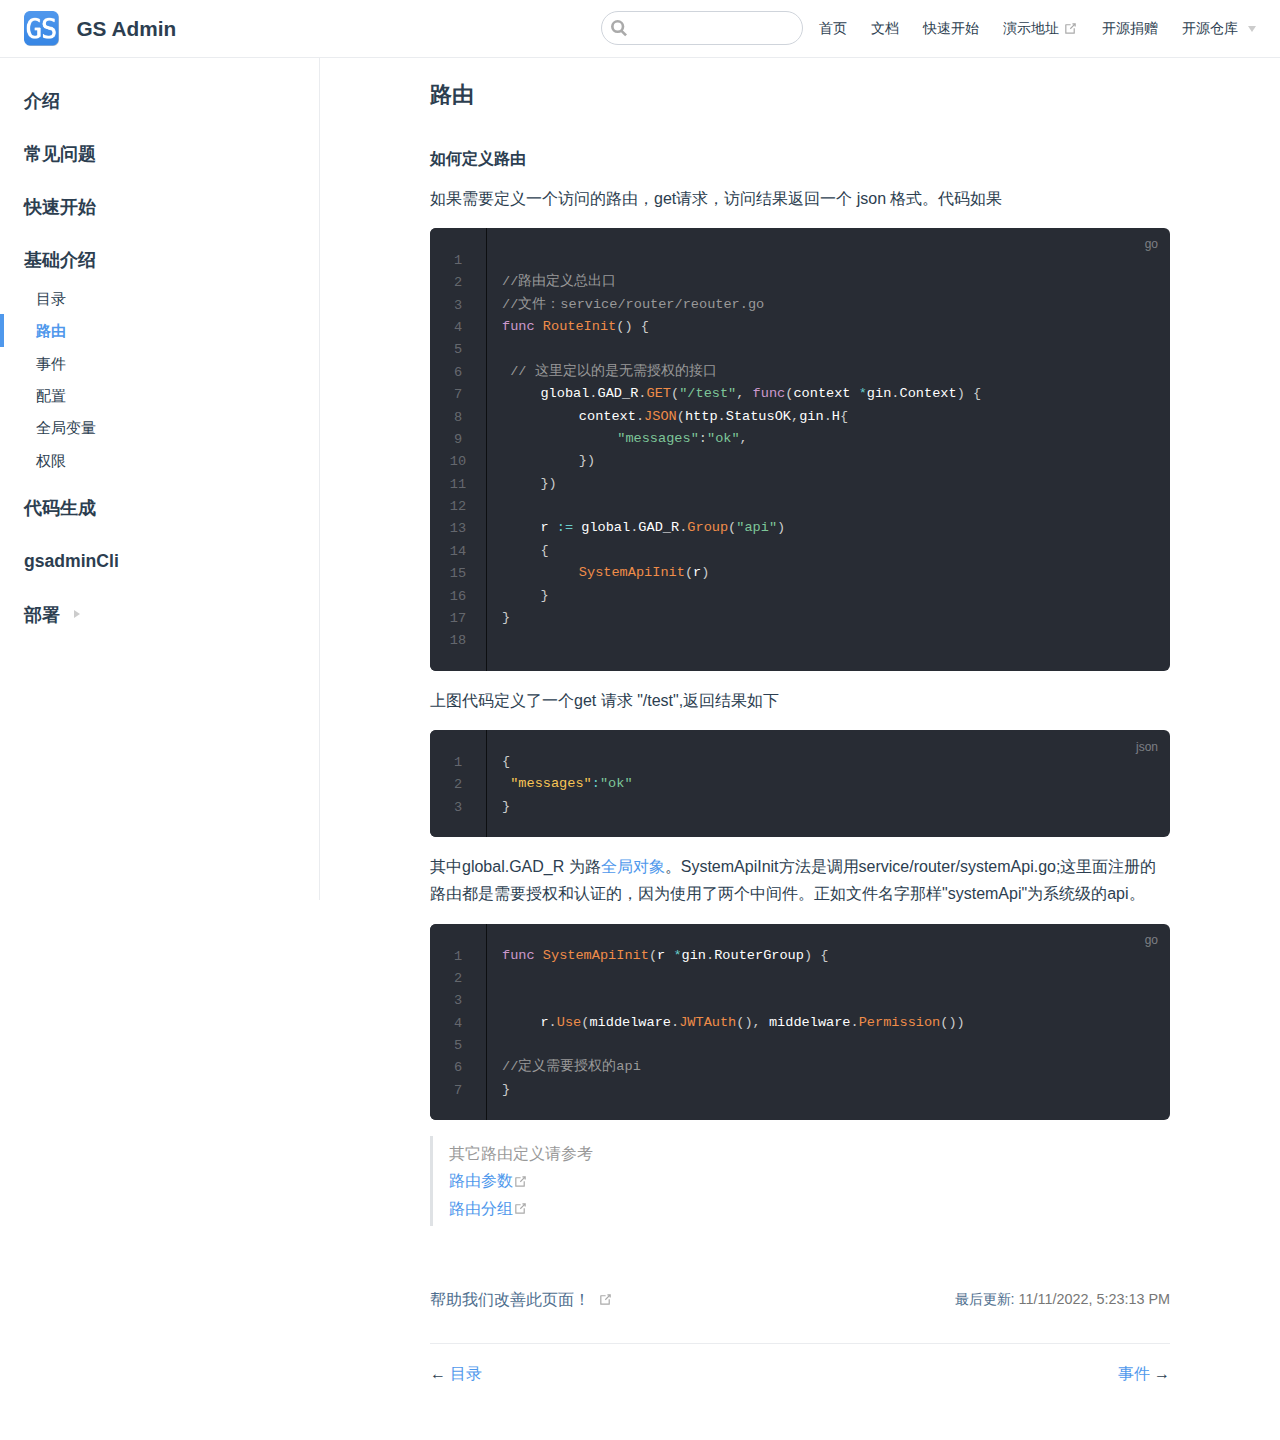
<file: feature/router.html>
<!DOCTYPE html>
<html lang="en-US">
  <head>
    <meta charset="utf-8">
    <meta name="viewport" content="width=device-width,initial-scale=1">
    <title>路由 | GS Admin</title>
    <meta name="generator" content="VuePress 1.9.7">
    <script>var _hmt = _hmt || [];
  (function() {
    var hm = document.createElement("script");
    hm.src = "https://hm.baidu.com/hm.js?31a22e6450725ffb38bab237cdf3c35c";
    var s = document.getElementsByTagName("script")[0]; 
    s.parentNode.insertBefore(hm, s);
  })();</script>
    <meta name="description" content="GS Admin是基于golang+element ui plus开发的高性能企业级后台管理系统">
    
    <link rel="preload" href="/assets/css/0.styles.d95f2786.css" as="style"><link rel="preload" href="/assets/js/app.6b52628b.js" as="script"><link rel="preload" href="/assets/js/2.a0c195e9.js" as="script"><link rel="preload" href="/assets/js/14.ce9b7238.js" as="script"><link rel="prefetch" href="/assets/js/10.28dbb6da.js"><link rel="prefetch" href="/assets/js/11.3bd07940.js"><link rel="prefetch" href="/assets/js/12.ca1027e5.js"><link rel="prefetch" href="/assets/js/13.35cbd070.js"><link rel="prefetch" href="/assets/js/15.1c588387.js"><link rel="prefetch" href="/assets/js/16.706a82f2.js"><link rel="prefetch" href="/assets/js/17.fe7339d0.js"><link rel="prefetch" href="/assets/js/18.e4348ce4.js"><link rel="prefetch" href="/assets/js/19.13b2dd82.js"><link rel="prefetch" href="/assets/js/3.1801cb39.js"><link rel="prefetch" href="/assets/js/4.605a857c.js"><link rel="prefetch" href="/assets/js/5.b7160b18.js"><link rel="prefetch" href="/assets/js/6.edb6cf3f.js"><link rel="prefetch" href="/assets/js/7.cdaade3c.js"><link rel="prefetch" href="/assets/js/8.2b062cab.js"><link rel="prefetch" href="/assets/js/9.bc23e85e.js">
    <link rel="stylesheet" href="/assets/css/0.styles.d95f2786.css">
  </head>
  <body>
    <div id="app" data-server-rendered="true"><div class="theme-container"><header class="navbar"><div class="sidebar-button"><svg xmlns="http://www.w3.org/2000/svg" aria-hidden="true" role="img" viewBox="0 0 448 512" class="icon"><path fill="currentColor" d="M436 124H12c-6.627 0-12-5.373-12-12V80c0-6.627 5.373-12 12-12h424c6.627 0 12 5.373 12 12v32c0 6.627-5.373 12-12 12zm0 160H12c-6.627 0-12-5.373-12-12v-32c0-6.627 5.373-12 12-12h424c6.627 0 12 5.373 12 12v32c0 6.627-5.373 12-12 12zm0 160H12c-6.627 0-12-5.373-12-12v-32c0-6.627 5.373-12 12-12h424c6.627 0 12 5.373 12 12v32c0 6.627-5.373 12-12 12z"></path></svg></div> <a href="/" class="home-link router-link-active"><img src="/img/gslogo.png" alt="GS Admin" class="logo"> <span class="site-name can-hide">GS Admin</span></a> <div class="links"><div class="search-box"><input aria-label="Search" autocomplete="off" spellcheck="false" value=""> <!----></div> <nav class="nav-links can-hide"><div class="nav-item"><a href="/" class="nav-link">
  首页
</a></div><div class="nav-item"><a href="/guide/" class="nav-link">
  文档
</a></div><div class="nav-item"><a href="/#✈️-快速开始" class="nav-link">
  快速开始
</a></div><div class="nav-item"><a href="https://gsadmin.suiyidian.cn/" target="_blank" rel="noopener noreferrer" class="nav-link external">
  演示地址
  <span><svg xmlns="http://www.w3.org/2000/svg" aria-hidden="true" focusable="false" x="0px" y="0px" viewBox="0 0 100 100" width="15" height="15" class="icon outbound"><path fill="currentColor" d="M18.8,85.1h56l0,0c2.2,0,4-1.8,4-4v-32h-8v28h-48v-48h28v-8h-32l0,0c-2.2,0-4,1.8-4,4v56C14.8,83.3,16.6,85.1,18.8,85.1z"></path> <polygon fill="currentColor" points="45.7,48.7 51.3,54.3 77.2,28.5 77.2,37.2 85.2,37.2 85.2,14.9 62.8,14.9 62.8,22.9 71.5,22.9"></polygon></svg> <span class="sr-only">(opens new window)</span></span></a></div><div class="nav-item"><a href="/#☕-开源捐赠" class="nav-link">
  开源捐赠
</a></div><div class="nav-item"><div class="dropdown-wrapper"><button type="button" aria-label="开源仓库" class="dropdown-title"><span class="title">开源仓库</span> <span class="arrow down"></span></button> <button type="button" aria-label="开源仓库" class="mobile-dropdown-title"><span class="title">开源仓库</span> <span class="arrow right"></span></button> <ul class="nav-dropdown" style="display:none;"><li class="dropdown-item"><!----> <a href="https://gitee.com/kevn/gsadmin/tree/master" target="_blank" rel="noopener noreferrer" class="nav-link external">
  gitee
  <span><svg xmlns="http://www.w3.org/2000/svg" aria-hidden="true" focusable="false" x="0px" y="0px" viewBox="0 0 100 100" width="15" height="15" class="icon outbound"><path fill="currentColor" d="M18.8,85.1h56l0,0c2.2,0,4-1.8,4-4v-32h-8v28h-48v-48h28v-8h-32l0,0c-2.2,0-4,1.8-4,4v56C14.8,83.3,16.6,85.1,18.8,85.1z"></path> <polygon fill="currentColor" points="45.7,48.7 51.3,54.3 77.2,28.5 77.2,37.2 85.2,37.2 85.2,14.9 62.8,14.9 62.8,22.9 71.5,22.9"></polygon></svg> <span class="sr-only">(opens new window)</span></span></a></li><li class="dropdown-item"><!----> <a href="https://github.com/sonhineboy/gsadmin" target="_blank" rel="noopener noreferrer" class="nav-link external">
  github
  <span><svg xmlns="http://www.w3.org/2000/svg" aria-hidden="true" focusable="false" x="0px" y="0px" viewBox="0 0 100 100" width="15" height="15" class="icon outbound"><path fill="currentColor" d="M18.8,85.1h56l0,0c2.2,0,4-1.8,4-4v-32h-8v28h-48v-48h28v-8h-32l0,0c-2.2,0-4,1.8-4,4v56C14.8,83.3,16.6,85.1,18.8,85.1z"></path> <polygon fill="currentColor" points="45.7,48.7 51.3,54.3 77.2,28.5 77.2,37.2 85.2,37.2 85.2,14.9 62.8,14.9 62.8,22.9 71.5,22.9"></polygon></svg> <span class="sr-only">(opens new window)</span></span></a></li></ul></div></div> <!----></nav></div></header> <div class="sidebar-mask"></div> <aside class="sidebar"><nav class="nav-links"><div class="nav-item"><a href="/" class="nav-link">
  首页
</a></div><div class="nav-item"><a href="/guide/" class="nav-link">
  文档
</a></div><div class="nav-item"><a href="/#✈️-快速开始" class="nav-link">
  快速开始
</a></div><div class="nav-item"><a href="https://gsadmin.suiyidian.cn/" target="_blank" rel="noopener noreferrer" class="nav-link external">
  演示地址
  <span><svg xmlns="http://www.w3.org/2000/svg" aria-hidden="true" focusable="false" x="0px" y="0px" viewBox="0 0 100 100" width="15" height="15" class="icon outbound"><path fill="currentColor" d="M18.8,85.1h56l0,0c2.2,0,4-1.8,4-4v-32h-8v28h-48v-48h28v-8h-32l0,0c-2.2,0-4,1.8-4,4v56C14.8,83.3,16.6,85.1,18.8,85.1z"></path> <polygon fill="currentColor" points="45.7,48.7 51.3,54.3 77.2,28.5 77.2,37.2 85.2,37.2 85.2,14.9 62.8,14.9 62.8,22.9 71.5,22.9"></polygon></svg> <span class="sr-only">(opens new window)</span></span></a></div><div class="nav-item"><a href="/#☕-开源捐赠" class="nav-link">
  开源捐赠
</a></div><div class="nav-item"><div class="dropdown-wrapper"><button type="button" aria-label="开源仓库" class="dropdown-title"><span class="title">开源仓库</span> <span class="arrow down"></span></button> <button type="button" aria-label="开源仓库" class="mobile-dropdown-title"><span class="title">开源仓库</span> <span class="arrow right"></span></button> <ul class="nav-dropdown" style="display:none;"><li class="dropdown-item"><!----> <a href="https://gitee.com/kevn/gsadmin/tree/master" target="_blank" rel="noopener noreferrer" class="nav-link external">
  gitee
  <span><svg xmlns="http://www.w3.org/2000/svg" aria-hidden="true" focusable="false" x="0px" y="0px" viewBox="0 0 100 100" width="15" height="15" class="icon outbound"><path fill="currentColor" d="M18.8,85.1h56l0,0c2.2,0,4-1.8,4-4v-32h-8v28h-48v-48h28v-8h-32l0,0c-2.2,0-4,1.8-4,4v56C14.8,83.3,16.6,85.1,18.8,85.1z"></path> <polygon fill="currentColor" points="45.7,48.7 51.3,54.3 77.2,28.5 77.2,37.2 85.2,37.2 85.2,14.9 62.8,14.9 62.8,22.9 71.5,22.9"></polygon></svg> <span class="sr-only">(opens new window)</span></span></a></li><li class="dropdown-item"><!----> <a href="https://github.com/sonhineboy/gsadmin" target="_blank" rel="noopener noreferrer" class="nav-link external">
  github
  <span><svg xmlns="http://www.w3.org/2000/svg" aria-hidden="true" focusable="false" x="0px" y="0px" viewBox="0 0 100 100" width="15" height="15" class="icon outbound"><path fill="currentColor" d="M18.8,85.1h56l0,0c2.2,0,4-1.8,4-4v-32h-8v28h-48v-48h28v-8h-32l0,0c-2.2,0-4,1.8-4,4v56C14.8,83.3,16.6,85.1,18.8,85.1z"></path> <polygon fill="currentColor" points="45.7,48.7 51.3,54.3 77.2,28.5 77.2,37.2 85.2,37.2 85.2,14.9 62.8,14.9 62.8,22.9 71.5,22.9"></polygon></svg> <span class="sr-only">(opens new window)</span></span></a></li></ul></div></div> <!----></nav>  <ul class="sidebar-links"><li><a href="/guide/" class="sidebar-link">介绍</a></li><li><a href="/guide/issue.html" class="sidebar-link">常见问题</a></li><li><a href="/quick/" class="sidebar-link">快速开始</a></li><li><section class="sidebar-group depth-0"><p class="sidebar-heading open"><span>基础介绍</span> <!----></p> <ul class="sidebar-links sidebar-group-items"><li><a href="/feature/mulu.html" class="sidebar-link">目录</a></li><li><a href="/feature/router.html" aria-current="page" class="active sidebar-link">路由</a><ul class="sidebar-sub-headers"></ul></li><li><a href="/feature/event.html" class="sidebar-link">事件</a></li><li><a href="/feature/setting.html" class="sidebar-link">配置</a></li><li><a href="/feature/global.html" class="sidebar-link">全局变量</a></li><li><a href="/feature/permission.html" class="sidebar-link">权限</a></li></ul></section></li><li><a href="/gen/gen.html" class="sidebar-link">代码生成</a></li><li><a href="/feature/gsadmincli.html" class="sidebar-link">gsadminCli</a></li><li><section class="sidebar-group collapsable depth-0"><p class="sidebar-heading"><span>部署</span> <span class="arrow right"></span></p> <!----></section></li></ul> </aside> <main class="page"> <div class="theme-default-content content__default"><h3 id="路由"><a href="#路由" class="header-anchor">#</a> 路由</h3> <h4 id="如何定义路由"><a href="#如何定义路由" class="header-anchor">#</a> 如何定义路由</h4> <p>如果需要定义一个访问的路由，get请求，访问结果返回一个 json 格式。代码如果</p> <div class="language-go line-numbers-mode"><pre class="language-go"><code>
<span class="token comment">//路由定义总出口 </span>
<span class="token comment">//文件：service/router/reouter.go</span>
<span class="token keyword">func</span> <span class="token function">RouteInit</span><span class="token punctuation">(</span><span class="token punctuation">)</span> <span class="token punctuation">{</span>

 <span class="token comment">// 这里定以的是无需授权的接口</span>
	global<span class="token punctuation">.</span>GAD_R<span class="token punctuation">.</span><span class="token function">GET</span><span class="token punctuation">(</span><span class="token string">&quot;/test&quot;</span><span class="token punctuation">,</span> <span class="token keyword">func</span><span class="token punctuation">(</span>context <span class="token operator">*</span>gin<span class="token punctuation">.</span>Context<span class="token punctuation">)</span> <span class="token punctuation">{</span>
		context<span class="token punctuation">.</span><span class="token function">JSON</span><span class="token punctuation">(</span>http<span class="token punctuation">.</span>StatusOK<span class="token punctuation">,</span>gin<span class="token punctuation">.</span>H<span class="token punctuation">{</span>
			<span class="token string">&quot;messages&quot;</span><span class="token punctuation">:</span><span class="token string">&quot;ok&quot;</span><span class="token punctuation">,</span>
		<span class="token punctuation">}</span><span class="token punctuation">)</span>
	<span class="token punctuation">}</span><span class="token punctuation">)</span>

	r <span class="token operator">:=</span> global<span class="token punctuation">.</span>GAD_R<span class="token punctuation">.</span><span class="token function">Group</span><span class="token punctuation">(</span><span class="token string">&quot;api&quot;</span><span class="token punctuation">)</span>
	<span class="token punctuation">{</span>
		<span class="token function">SystemApiInit</span><span class="token punctuation">(</span>r<span class="token punctuation">)</span>
	<span class="token punctuation">}</span>
<span class="token punctuation">}</span>

</code></pre> <div class="line-numbers-wrapper"><span class="line-number">1</span><br><span class="line-number">2</span><br><span class="line-number">3</span><br><span class="line-number">4</span><br><span class="line-number">5</span><br><span class="line-number">6</span><br><span class="line-number">7</span><br><span class="line-number">8</span><br><span class="line-number">9</span><br><span class="line-number">10</span><br><span class="line-number">11</span><br><span class="line-number">12</span><br><span class="line-number">13</span><br><span class="line-number">14</span><br><span class="line-number">15</span><br><span class="line-number">16</span><br><span class="line-number">17</span><br><span class="line-number">18</span><br></div></div><p>上图代码定义了一个get 请求 &quot;/test&quot;,返回结果如下</p> <div class="language-json line-numbers-mode"><pre class="language-json"><code><span class="token punctuation">{</span>
 <span class="token property">&quot;messages&quot;</span><span class="token operator">:</span><span class="token string">&quot;ok&quot;</span>
<span class="token punctuation">}</span>
</code></pre> <div class="line-numbers-wrapper"><span class="line-number">1</span><br><span class="line-number">2</span><br><span class="line-number">3</span><br></div></div><p>其中global.GAD_R 为路<a href="/feature/global.html#全局变量">全局对象</a>。SystemApiInit方法是调用service/router/systemApi.go;这里面注册的路由都是需要授权和认证的，因为使用了两个中间件。正如文件名字那样&quot;systemApi&quot;为系统级的api。</p> <div class="language-go line-numbers-mode"><pre class="language-go"><code><span class="token keyword">func</span> <span class="token function">SystemApiInit</span><span class="token punctuation">(</span>r <span class="token operator">*</span>gin<span class="token punctuation">.</span>RouterGroup<span class="token punctuation">)</span> <span class="token punctuation">{</span>


	r<span class="token punctuation">.</span><span class="token function">Use</span><span class="token punctuation">(</span>middelware<span class="token punctuation">.</span><span class="token function">JWTAuth</span><span class="token punctuation">(</span><span class="token punctuation">)</span><span class="token punctuation">,</span> middelware<span class="token punctuation">.</span><span class="token function">Permission</span><span class="token punctuation">(</span><span class="token punctuation">)</span><span class="token punctuation">)</span>

<span class="token comment">//定义需要授权的api</span>
<span class="token punctuation">}</span>
</code></pre> <div class="line-numbers-wrapper"><span class="line-number">1</span><br><span class="line-number">2</span><br><span class="line-number">3</span><br><span class="line-number">4</span><br><span class="line-number">5</span><br><span class="line-number">6</span><br><span class="line-number">7</span><br></div></div><blockquote><p>其它路由定义请参考<br> <a href="https://gin-gonic.com/zh-cn/docs/examples/param-in-path/" target="_blank" rel="noopener noreferrer">路由参数<span><svg xmlns="http://www.w3.org/2000/svg" aria-hidden="true" focusable="false" x="0px" y="0px" viewBox="0 0 100 100" width="15" height="15" class="icon outbound"><path fill="currentColor" d="M18.8,85.1h56l0,0c2.2,0,4-1.8,4-4v-32h-8v28h-48v-48h28v-8h-32l0,0c-2.2,0-4,1.8-4,4v56C14.8,83.3,16.6,85.1,18.8,85.1z"></path> <polygon fill="currentColor" points="45.7,48.7 51.3,54.3 77.2,28.5 77.2,37.2 85.2,37.2 85.2,14.9 62.8,14.9 62.8,22.9 71.5,22.9"></polygon></svg> <span class="sr-only">(opens new window)</span></span></a><br> <a href="https://gin-gonic.com/zh-cn/docs/examples/grouping-routes/" target="_blank" rel="noopener noreferrer">路由分组<span><svg xmlns="http://www.w3.org/2000/svg" aria-hidden="true" focusable="false" x="0px" y="0px" viewBox="0 0 100 100" width="15" height="15" class="icon outbound"><path fill="currentColor" d="M18.8,85.1h56l0,0c2.2,0,4-1.8,4-4v-32h-8v28h-48v-48h28v-8h-32l0,0c-2.2,0-4,1.8-4,4v56C14.8,83.3,16.6,85.1,18.8,85.1z"></path> <polygon fill="currentColor" points="45.7,48.7 51.3,54.3 77.2,28.5 77.2,37.2 85.2,37.2 85.2,14.9 62.8,14.9 62.8,22.9 71.5,22.9"></polygon></svg> <span class="sr-only">(opens new window)</span></span></a></p></blockquote></div> <footer class="page-edit"><div class="edit-link"><a href="https://gitee.com/kevn/gsadmindoc/edit/master/docs/feature/router.md" target="_blank" rel="noopener noreferrer">帮助我们改善此页面！</a> <span><svg xmlns="http://www.w3.org/2000/svg" aria-hidden="true" focusable="false" x="0px" y="0px" viewBox="0 0 100 100" width="15" height="15" class="icon outbound"><path fill="currentColor" d="M18.8,85.1h56l0,0c2.2,0,4-1.8,4-4v-32h-8v28h-48v-48h28v-8h-32l0,0c-2.2,0-4,1.8-4,4v56C14.8,83.3,16.6,85.1,18.8,85.1z"></path> <polygon fill="currentColor" points="45.7,48.7 51.3,54.3 77.2,28.5 77.2,37.2 85.2,37.2 85.2,14.9 62.8,14.9 62.8,22.9 71.5,22.9"></polygon></svg> <span class="sr-only">(opens new window)</span></span></div> <div class="last-updated"><span class="prefix">最后更新:</span> <span class="time">11/11/2022, 5:23:13 PM</span></div></footer> <div class="page-nav"><p class="inner"><span class="prev">
      ←
      <a href="/feature/mulu.html" class="prev">
        目录
      </a></span> <span class="next"><a href="/feature/event.html">
        事件
      </a>
      →
    </span></p></div> </main></div><div class="global-ui"></div></div>
    <script src="/assets/js/app.6b52628b.js" defer></script><script src="/assets/js/2.a0c195e9.js" defer></script><script src="/assets/js/14.ce9b7238.js" defer></script>
  </body>
</html>
</file>
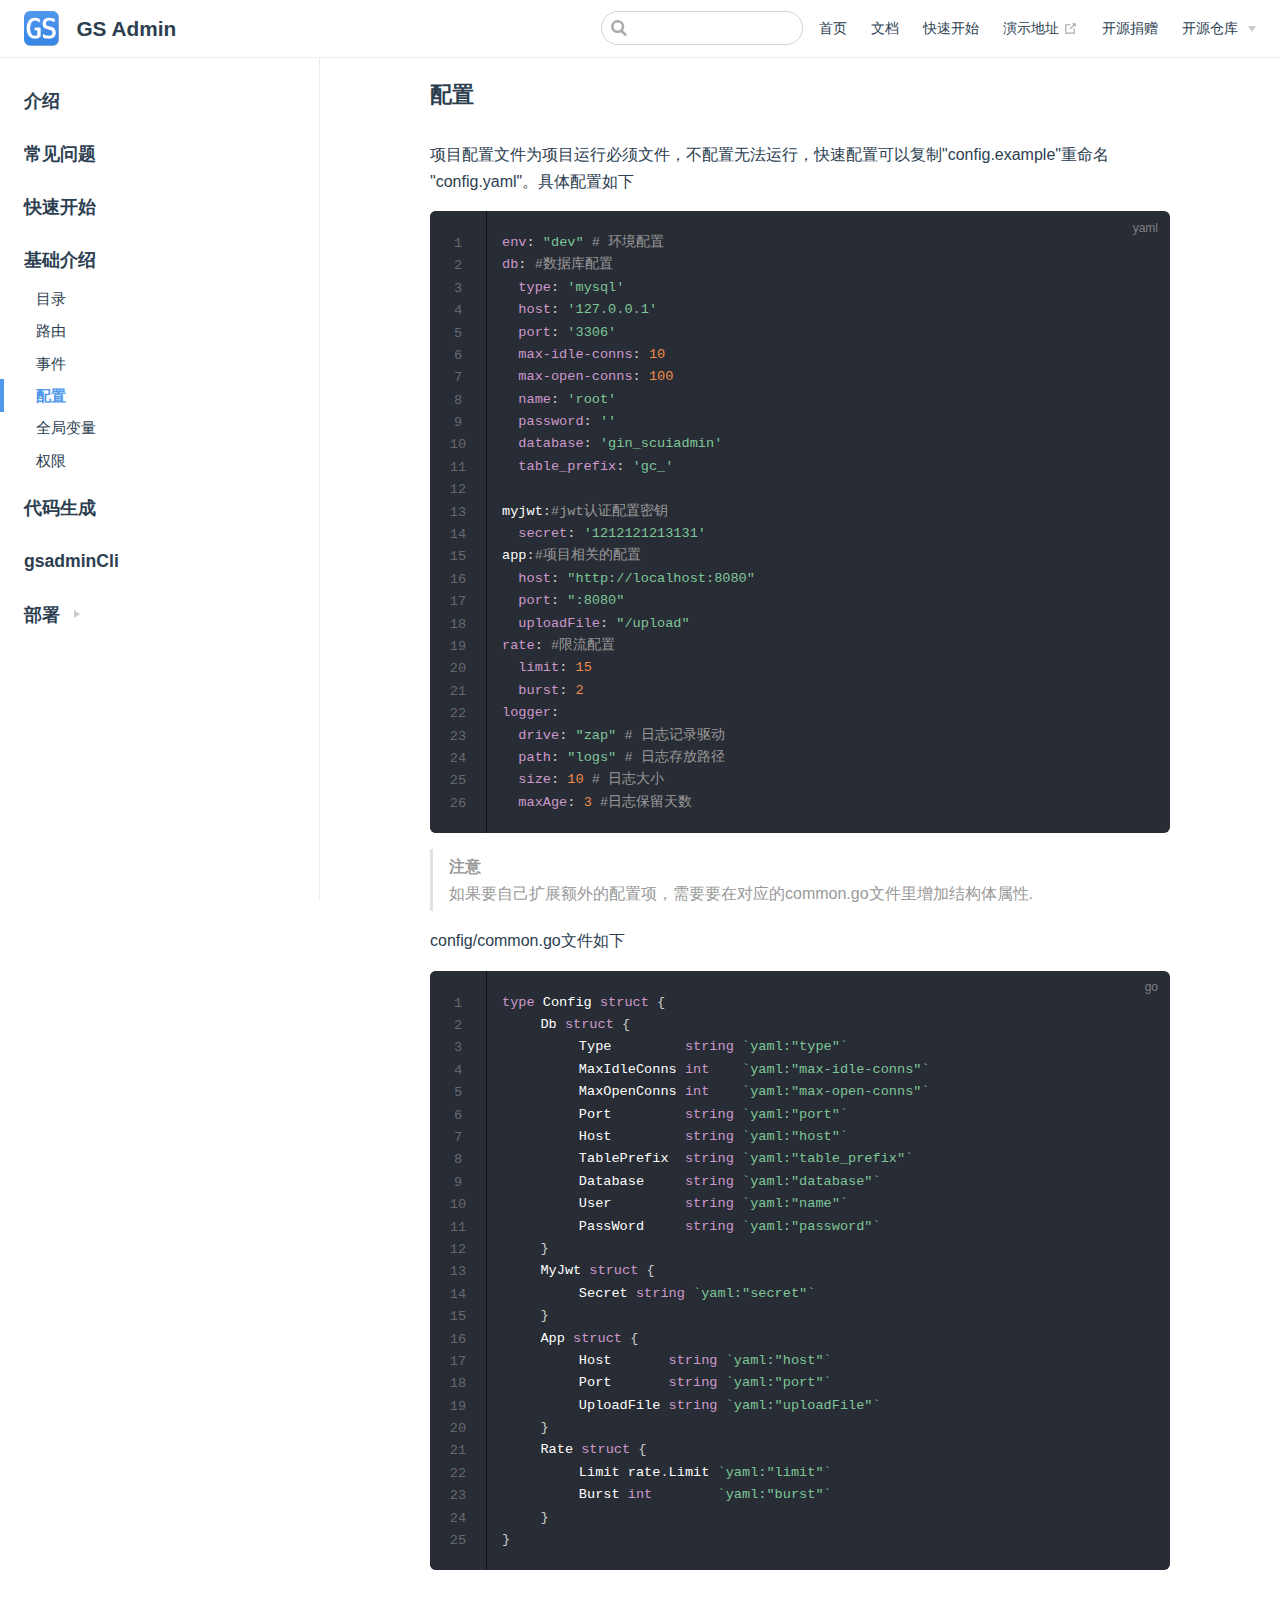
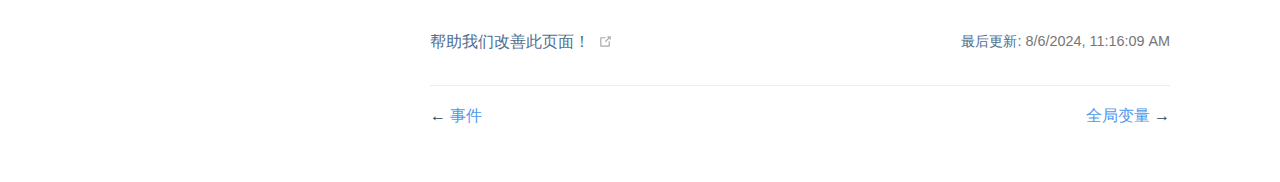
<file: feature/setting.html>
<!DOCTYPE html>
<html lang="en-US">
  <head>
    <meta charset="utf-8">
    <meta name="viewport" content="width=device-width,initial-scale=1">
    <title>配置 | GS Admin</title>
    <meta name="generator" content="VuePress 1.9.7">
    <script>var _hmt = _hmt || [];
  (function() {
    var hm = document.createElement("script");
    hm.src = "https://hm.baidu.com/hm.js?31a22e6450725ffb38bab237cdf3c35c";
    var s = document.getElementsByTagName("script")[0]; 
    s.parentNode.insertBefore(hm, s);
  })();</script>
    <meta name="description" content="GS Admin是基于golang+element ui plus开发的高性能企业级后台管理系统">
    
    <link rel="preload" href="/assets/css/0.styles.d95f2786.css" as="style"><link rel="preload" href="/assets/js/app.6b52628b.js" as="script"><link rel="preload" href="/assets/js/2.a0c195e9.js" as="script"><link rel="preload" href="/assets/js/15.1c588387.js" as="script"><link rel="prefetch" href="/assets/js/10.28dbb6da.js"><link rel="prefetch" href="/assets/js/11.3bd07940.js"><link rel="prefetch" href="/assets/js/12.ca1027e5.js"><link rel="prefetch" href="/assets/js/13.35cbd070.js"><link rel="prefetch" href="/assets/js/14.ce9b7238.js"><link rel="prefetch" href="/assets/js/16.706a82f2.js"><link rel="prefetch" href="/assets/js/17.fe7339d0.js"><link rel="prefetch" href="/assets/js/18.e4348ce4.js"><link rel="prefetch" href="/assets/js/19.13b2dd82.js"><link rel="prefetch" href="/assets/js/3.1801cb39.js"><link rel="prefetch" href="/assets/js/4.605a857c.js"><link rel="prefetch" href="/assets/js/5.b7160b18.js"><link rel="prefetch" href="/assets/js/6.edb6cf3f.js"><link rel="prefetch" href="/assets/js/7.cdaade3c.js"><link rel="prefetch" href="/assets/js/8.2b062cab.js"><link rel="prefetch" href="/assets/js/9.bc23e85e.js">
    <link rel="stylesheet" href="/assets/css/0.styles.d95f2786.css">
  </head>
  <body>
    <div id="app" data-server-rendered="true"><div class="theme-container"><header class="navbar"><div class="sidebar-button"><svg xmlns="http://www.w3.org/2000/svg" aria-hidden="true" role="img" viewBox="0 0 448 512" class="icon"><path fill="currentColor" d="M436 124H12c-6.627 0-12-5.373-12-12V80c0-6.627 5.373-12 12-12h424c6.627 0 12 5.373 12 12v32c0 6.627-5.373 12-12 12zm0 160H12c-6.627 0-12-5.373-12-12v-32c0-6.627 5.373-12 12-12h424c6.627 0 12 5.373 12 12v32c0 6.627-5.373 12-12 12zm0 160H12c-6.627 0-12-5.373-12-12v-32c0-6.627 5.373-12 12-12h424c6.627 0 12 5.373 12 12v32c0 6.627-5.373 12-12 12z"></path></svg></div> <a href="/" class="home-link router-link-active"><img src="/img/gslogo.png" alt="GS Admin" class="logo"> <span class="site-name can-hide">GS Admin</span></a> <div class="links"><div class="search-box"><input aria-label="Search" autocomplete="off" spellcheck="false" value=""> <!----></div> <nav class="nav-links can-hide"><div class="nav-item"><a href="/" class="nav-link">
  首页
</a></div><div class="nav-item"><a href="/guide/" class="nav-link">
  文档
</a></div><div class="nav-item"><a href="/#✈️-快速开始" class="nav-link">
  快速开始
</a></div><div class="nav-item"><a href="https://gsadmin.suiyidian.cn/" target="_blank" rel="noopener noreferrer" class="nav-link external">
  演示地址
  <span><svg xmlns="http://www.w3.org/2000/svg" aria-hidden="true" focusable="false" x="0px" y="0px" viewBox="0 0 100 100" width="15" height="15" class="icon outbound"><path fill="currentColor" d="M18.8,85.1h56l0,0c2.2,0,4-1.8,4-4v-32h-8v28h-48v-48h28v-8h-32l0,0c-2.2,0-4,1.8-4,4v56C14.8,83.3,16.6,85.1,18.8,85.1z"></path> <polygon fill="currentColor" points="45.7,48.7 51.3,54.3 77.2,28.5 77.2,37.2 85.2,37.2 85.2,14.9 62.8,14.9 62.8,22.9 71.5,22.9"></polygon></svg> <span class="sr-only">(opens new window)</span></span></a></div><div class="nav-item"><a href="/#☕-开源捐赠" class="nav-link">
  开源捐赠
</a></div><div class="nav-item"><div class="dropdown-wrapper"><button type="button" aria-label="开源仓库" class="dropdown-title"><span class="title">开源仓库</span> <span class="arrow down"></span></button> <button type="button" aria-label="开源仓库" class="mobile-dropdown-title"><span class="title">开源仓库</span> <span class="arrow right"></span></button> <ul class="nav-dropdown" style="display:none;"><li class="dropdown-item"><!----> <a href="https://gitee.com/kevn/gsadmin/tree/master" target="_blank" rel="noopener noreferrer" class="nav-link external">
  gitee
  <span><svg xmlns="http://www.w3.org/2000/svg" aria-hidden="true" focusable="false" x="0px" y="0px" viewBox="0 0 100 100" width="15" height="15" class="icon outbound"><path fill="currentColor" d="M18.8,85.1h56l0,0c2.2,0,4-1.8,4-4v-32h-8v28h-48v-48h28v-8h-32l0,0c-2.2,0-4,1.8-4,4v56C14.8,83.3,16.6,85.1,18.8,85.1z"></path> <polygon fill="currentColor" points="45.7,48.7 51.3,54.3 77.2,28.5 77.2,37.2 85.2,37.2 85.2,14.9 62.8,14.9 62.8,22.9 71.5,22.9"></polygon></svg> <span class="sr-only">(opens new window)</span></span></a></li><li class="dropdown-item"><!----> <a href="https://github.com/sonhineboy/gsadmin" target="_blank" rel="noopener noreferrer" class="nav-link external">
  github
  <span><svg xmlns="http://www.w3.org/2000/svg" aria-hidden="true" focusable="false" x="0px" y="0px" viewBox="0 0 100 100" width="15" height="15" class="icon outbound"><path fill="currentColor" d="M18.8,85.1h56l0,0c2.2,0,4-1.8,4-4v-32h-8v28h-48v-48h28v-8h-32l0,0c-2.2,0-4,1.8-4,4v56C14.8,83.3,16.6,85.1,18.8,85.1z"></path> <polygon fill="currentColor" points="45.7,48.7 51.3,54.3 77.2,28.5 77.2,37.2 85.2,37.2 85.2,14.9 62.8,14.9 62.8,22.9 71.5,22.9"></polygon></svg> <span class="sr-only">(opens new window)</span></span></a></li></ul></div></div> <!----></nav></div></header> <div class="sidebar-mask"></div> <aside class="sidebar"><nav class="nav-links"><div class="nav-item"><a href="/" class="nav-link">
  首页
</a></div><div class="nav-item"><a href="/guide/" class="nav-link">
  文档
</a></div><div class="nav-item"><a href="/#✈️-快速开始" class="nav-link">
  快速开始
</a></div><div class="nav-item"><a href="https://gsadmin.suiyidian.cn/" target="_blank" rel="noopener noreferrer" class="nav-link external">
  演示地址
  <span><svg xmlns="http://www.w3.org/2000/svg" aria-hidden="true" focusable="false" x="0px" y="0px" viewBox="0 0 100 100" width="15" height="15" class="icon outbound"><path fill="currentColor" d="M18.8,85.1h56l0,0c2.2,0,4-1.8,4-4v-32h-8v28h-48v-48h28v-8h-32l0,0c-2.2,0-4,1.8-4,4v56C14.8,83.3,16.6,85.1,18.8,85.1z"></path> <polygon fill="currentColor" points="45.7,48.7 51.3,54.3 77.2,28.5 77.2,37.2 85.2,37.2 85.2,14.9 62.8,14.9 62.8,22.9 71.5,22.9"></polygon></svg> <span class="sr-only">(opens new window)</span></span></a></div><div class="nav-item"><a href="/#☕-开源捐赠" class="nav-link">
  开源捐赠
</a></div><div class="nav-item"><div class="dropdown-wrapper"><button type="button" aria-label="开源仓库" class="dropdown-title"><span class="title">开源仓库</span> <span class="arrow down"></span></button> <button type="button" aria-label="开源仓库" class="mobile-dropdown-title"><span class="title">开源仓库</span> <span class="arrow right"></span></button> <ul class="nav-dropdown" style="display:none;"><li class="dropdown-item"><!----> <a href="https://gitee.com/kevn/gsadmin/tree/master" target="_blank" rel="noopener noreferrer" class="nav-link external">
  gitee
  <span><svg xmlns="http://www.w3.org/2000/svg" aria-hidden="true" focusable="false" x="0px" y="0px" viewBox="0 0 100 100" width="15" height="15" class="icon outbound"><path fill="currentColor" d="M18.8,85.1h56l0,0c2.2,0,4-1.8,4-4v-32h-8v28h-48v-48h28v-8h-32l0,0c-2.2,0-4,1.8-4,4v56C14.8,83.3,16.6,85.1,18.8,85.1z"></path> <polygon fill="currentColor" points="45.7,48.7 51.3,54.3 77.2,28.5 77.2,37.2 85.2,37.2 85.2,14.9 62.8,14.9 62.8,22.9 71.5,22.9"></polygon></svg> <span class="sr-only">(opens new window)</span></span></a></li><li class="dropdown-item"><!----> <a href="https://github.com/sonhineboy/gsadmin" target="_blank" rel="noopener noreferrer" class="nav-link external">
  github
  <span><svg xmlns="http://www.w3.org/2000/svg" aria-hidden="true" focusable="false" x="0px" y="0px" viewBox="0 0 100 100" width="15" height="15" class="icon outbound"><path fill="currentColor" d="M18.8,85.1h56l0,0c2.2,0,4-1.8,4-4v-32h-8v28h-48v-48h28v-8h-32l0,0c-2.2,0-4,1.8-4,4v56C14.8,83.3,16.6,85.1,18.8,85.1z"></path> <polygon fill="currentColor" points="45.7,48.7 51.3,54.3 77.2,28.5 77.2,37.2 85.2,37.2 85.2,14.9 62.8,14.9 62.8,22.9 71.5,22.9"></polygon></svg> <span class="sr-only">(opens new window)</span></span></a></li></ul></div></div> <!----></nav>  <ul class="sidebar-links"><li><a href="/guide/" class="sidebar-link">介绍</a></li><li><a href="/guide/issue.html" class="sidebar-link">常见问题</a></li><li><a href="/quick/" class="sidebar-link">快速开始</a></li><li><section class="sidebar-group depth-0"><p class="sidebar-heading open"><span>基础介绍</span> <!----></p> <ul class="sidebar-links sidebar-group-items"><li><a href="/feature/mulu.html" class="sidebar-link">目录</a></li><li><a href="/feature/router.html" class="sidebar-link">路由</a></li><li><a href="/feature/event.html" class="sidebar-link">事件</a></li><li><a href="/feature/setting.html" aria-current="page" class="active sidebar-link">配置</a><ul class="sidebar-sub-headers"></ul></li><li><a href="/feature/global.html" class="sidebar-link">全局变量</a></li><li><a href="/feature/permission.html" class="sidebar-link">权限</a></li></ul></section></li><li><a href="/gen/gen.html" class="sidebar-link">代码生成</a></li><li><a href="/feature/gsadmincli.html" class="sidebar-link">gsadminCli</a></li><li><section class="sidebar-group collapsable depth-0"><p class="sidebar-heading"><span>部署</span> <span class="arrow right"></span></p> <!----></section></li></ul> </aside> <main class="page"> <div class="theme-default-content content__default"><h3 id="配置"><a href="#配置" class="header-anchor">#</a> 配置</h3> <p>项目配置文件为项目运行必须文件，不配置无法运行，快速配置可以复制&quot;config.example&quot;重命名 &quot;config.yaml&quot;。具体配置如下</p> <div class="language-yaml line-numbers-mode"><pre class="language-yaml"><code><span class="token key atrule">env</span><span class="token punctuation">:</span> <span class="token string">&quot;dev&quot;</span> <span class="token comment"># 环境配置</span>
<span class="token key atrule">db</span><span class="token punctuation">:</span> <span class="token comment">#数据库配置</span>
  <span class="token key atrule">type</span><span class="token punctuation">:</span> <span class="token string">'mysql'</span> 
  <span class="token key atrule">host</span><span class="token punctuation">:</span> <span class="token string">'127.0.0.1'</span> 
  <span class="token key atrule">port</span><span class="token punctuation">:</span> <span class="token string">'3306'</span>
  <span class="token key atrule">max-idle-conns</span><span class="token punctuation">:</span> <span class="token number">10</span>
  <span class="token key atrule">max-open-conns</span><span class="token punctuation">:</span> <span class="token number">100</span>
  <span class="token key atrule">name</span><span class="token punctuation">:</span> <span class="token string">'root'</span>
  <span class="token key atrule">password</span><span class="token punctuation">:</span> <span class="token string">''</span>
  <span class="token key atrule">database</span><span class="token punctuation">:</span> <span class="token string">'gin_scuiadmin'</span>
  <span class="token key atrule">table_prefix</span><span class="token punctuation">:</span> <span class="token string">'gc_'</span>

myjwt<span class="token punctuation">:</span><span class="token comment">#jwt认证配置密钥</span>
  <span class="token key atrule">secret</span><span class="token punctuation">:</span> <span class="token string">'1212121213131'</span>
app<span class="token punctuation">:</span><span class="token comment">#项目相关的配置</span>
  <span class="token key atrule">host</span><span class="token punctuation">:</span> <span class="token string">&quot;http://localhost:8080&quot;</span>
  <span class="token key atrule">port</span><span class="token punctuation">:</span> <span class="token string">&quot;:8080&quot;</span>
  <span class="token key atrule">uploadFile</span><span class="token punctuation">:</span> <span class="token string">&quot;/upload&quot;</span>
<span class="token key atrule">rate</span><span class="token punctuation">:</span> <span class="token comment">#限流配置</span>
  <span class="token key atrule">limit</span><span class="token punctuation">:</span> <span class="token number">15</span>
  <span class="token key atrule">burst</span><span class="token punctuation">:</span> <span class="token number">2</span>
<span class="token key atrule">logger</span><span class="token punctuation">:</span>
  <span class="token key atrule">drive</span><span class="token punctuation">:</span> <span class="token string">&quot;zap&quot;</span> <span class="token comment"># 日志记录驱动</span>
  <span class="token key atrule">path</span><span class="token punctuation">:</span> <span class="token string">&quot;logs&quot;</span> <span class="token comment"># 日志存放路径</span>
  <span class="token key atrule">size</span><span class="token punctuation">:</span> <span class="token number">10</span> <span class="token comment"># 日志大小</span>
  <span class="token key atrule">maxAge</span><span class="token punctuation">:</span> <span class="token number">3</span> <span class="token comment">#日志保留天数</span>
</code></pre> <div class="line-numbers-wrapper"><span class="line-number">1</span><br><span class="line-number">2</span><br><span class="line-number">3</span><br><span class="line-number">4</span><br><span class="line-number">5</span><br><span class="line-number">6</span><br><span class="line-number">7</span><br><span class="line-number">8</span><br><span class="line-number">9</span><br><span class="line-number">10</span><br><span class="line-number">11</span><br><span class="line-number">12</span><br><span class="line-number">13</span><br><span class="line-number">14</span><br><span class="line-number">15</span><br><span class="line-number">16</span><br><span class="line-number">17</span><br><span class="line-number">18</span><br><span class="line-number">19</span><br><span class="line-number">20</span><br><span class="line-number">21</span><br><span class="line-number">22</span><br><span class="line-number">23</span><br><span class="line-number">24</span><br><span class="line-number">25</span><br><span class="line-number">26</span><br></div></div><blockquote><p><strong>注意</strong><br>
如果要自己扩展额外的配置项，需要要在对应的common.go文件里增加结构体属性.</p></blockquote> <p>config/common.go文件如下</p> <div class="language-go line-numbers-mode"><pre class="language-go"><code><span class="token keyword">type</span> Config <span class="token keyword">struct</span> <span class="token punctuation">{</span>
	Db <span class="token keyword">struct</span> <span class="token punctuation">{</span>
		Type         <span class="token builtin">string</span> <span class="token string">`yaml:&quot;type&quot;`</span>
		MaxIdleConns <span class="token builtin">int</span>    <span class="token string">`yaml:&quot;max-idle-conns&quot;`</span>
		MaxOpenConns <span class="token builtin">int</span>    <span class="token string">`yaml:&quot;max-open-conns&quot;`</span>
		Port         <span class="token builtin">string</span> <span class="token string">`yaml:&quot;port&quot;`</span>
		Host         <span class="token builtin">string</span> <span class="token string">`yaml:&quot;host&quot;`</span>
		TablePrefix  <span class="token builtin">string</span> <span class="token string">`yaml:&quot;table_prefix&quot;`</span>
		Database     <span class="token builtin">string</span> <span class="token string">`yaml:&quot;database&quot;`</span>
		User         <span class="token builtin">string</span> <span class="token string">`yaml:&quot;name&quot;`</span>
		PassWord     <span class="token builtin">string</span> <span class="token string">`yaml:&quot;password&quot;`</span>
	<span class="token punctuation">}</span>
	MyJwt <span class="token keyword">struct</span> <span class="token punctuation">{</span>
		Secret <span class="token builtin">string</span> <span class="token string">`yaml:&quot;secret&quot;`</span>
	<span class="token punctuation">}</span>
	App <span class="token keyword">struct</span> <span class="token punctuation">{</span>
		Host       <span class="token builtin">string</span> <span class="token string">`yaml:&quot;host&quot;`</span>
		Port       <span class="token builtin">string</span> <span class="token string">`yaml:&quot;port&quot;`</span>
		UploadFile <span class="token builtin">string</span> <span class="token string">`yaml:&quot;uploadFile&quot;`</span>
	<span class="token punctuation">}</span>
	Rate <span class="token keyword">struct</span> <span class="token punctuation">{</span>
		Limit rate<span class="token punctuation">.</span>Limit <span class="token string">`yaml:&quot;limit&quot;`</span>
		Burst <span class="token builtin">int</span>        <span class="token string">`yaml:&quot;burst&quot;`</span>
	<span class="token punctuation">}</span>
<span class="token punctuation">}</span>
</code></pre> <div class="line-numbers-wrapper"><span class="line-number">1</span><br><span class="line-number">2</span><br><span class="line-number">3</span><br><span class="line-number">4</span><br><span class="line-number">5</span><br><span class="line-number">6</span><br><span class="line-number">7</span><br><span class="line-number">8</span><br><span class="line-number">9</span><br><span class="line-number">10</span><br><span class="line-number">11</span><br><span class="line-number">12</span><br><span class="line-number">13</span><br><span class="line-number">14</span><br><span class="line-number">15</span><br><span class="line-number">16</span><br><span class="line-number">17</span><br><span class="line-number">18</span><br><span class="line-number">19</span><br><span class="line-number">20</span><br><span class="line-number">21</span><br><span class="line-number">22</span><br><span class="line-number">23</span><br><span class="line-number">24</span><br><span class="line-number">25</span><br></div></div></div> <footer class="page-edit"><div class="edit-link"><a href="https://gitee.com/kevn/gsadmindoc/edit/master/docs/feature/setting.md" target="_blank" rel="noopener noreferrer">帮助我们改善此页面！</a> <span><svg xmlns="http://www.w3.org/2000/svg" aria-hidden="true" focusable="false" x="0px" y="0px" viewBox="0 0 100 100" width="15" height="15" class="icon outbound"><path fill="currentColor" d="M18.8,85.1h56l0,0c2.2,0,4-1.8,4-4v-32h-8v28h-48v-48h28v-8h-32l0,0c-2.2,0-4,1.8-4,4v56C14.8,83.3,16.6,85.1,18.8,85.1z"></path> <polygon fill="currentColor" points="45.7,48.7 51.3,54.3 77.2,28.5 77.2,37.2 85.2,37.2 85.2,14.9 62.8,14.9 62.8,22.9 71.5,22.9"></polygon></svg> <span class="sr-only">(opens new window)</span></span></div> <div class="last-updated"><span class="prefix">最后更新:</span> <span class="time">8/6/2024, 11:16:09 AM</span></div></footer> <div class="page-nav"><p class="inner"><span class="prev">
      ←
      <a href="/feature/event.html" class="prev">
        事件
      </a></span> <span class="next"><a href="/feature/global.html">
        全局变量
      </a>
      →
    </span></p></div> </main></div><div class="global-ui"></div></div>
    <script src="/assets/js/app.6b52628b.js" defer></script><script src="/assets/js/2.a0c195e9.js" defer></script><script src="/assets/js/15.1c588387.js" defer></script>
  </body>
</html>
</file>
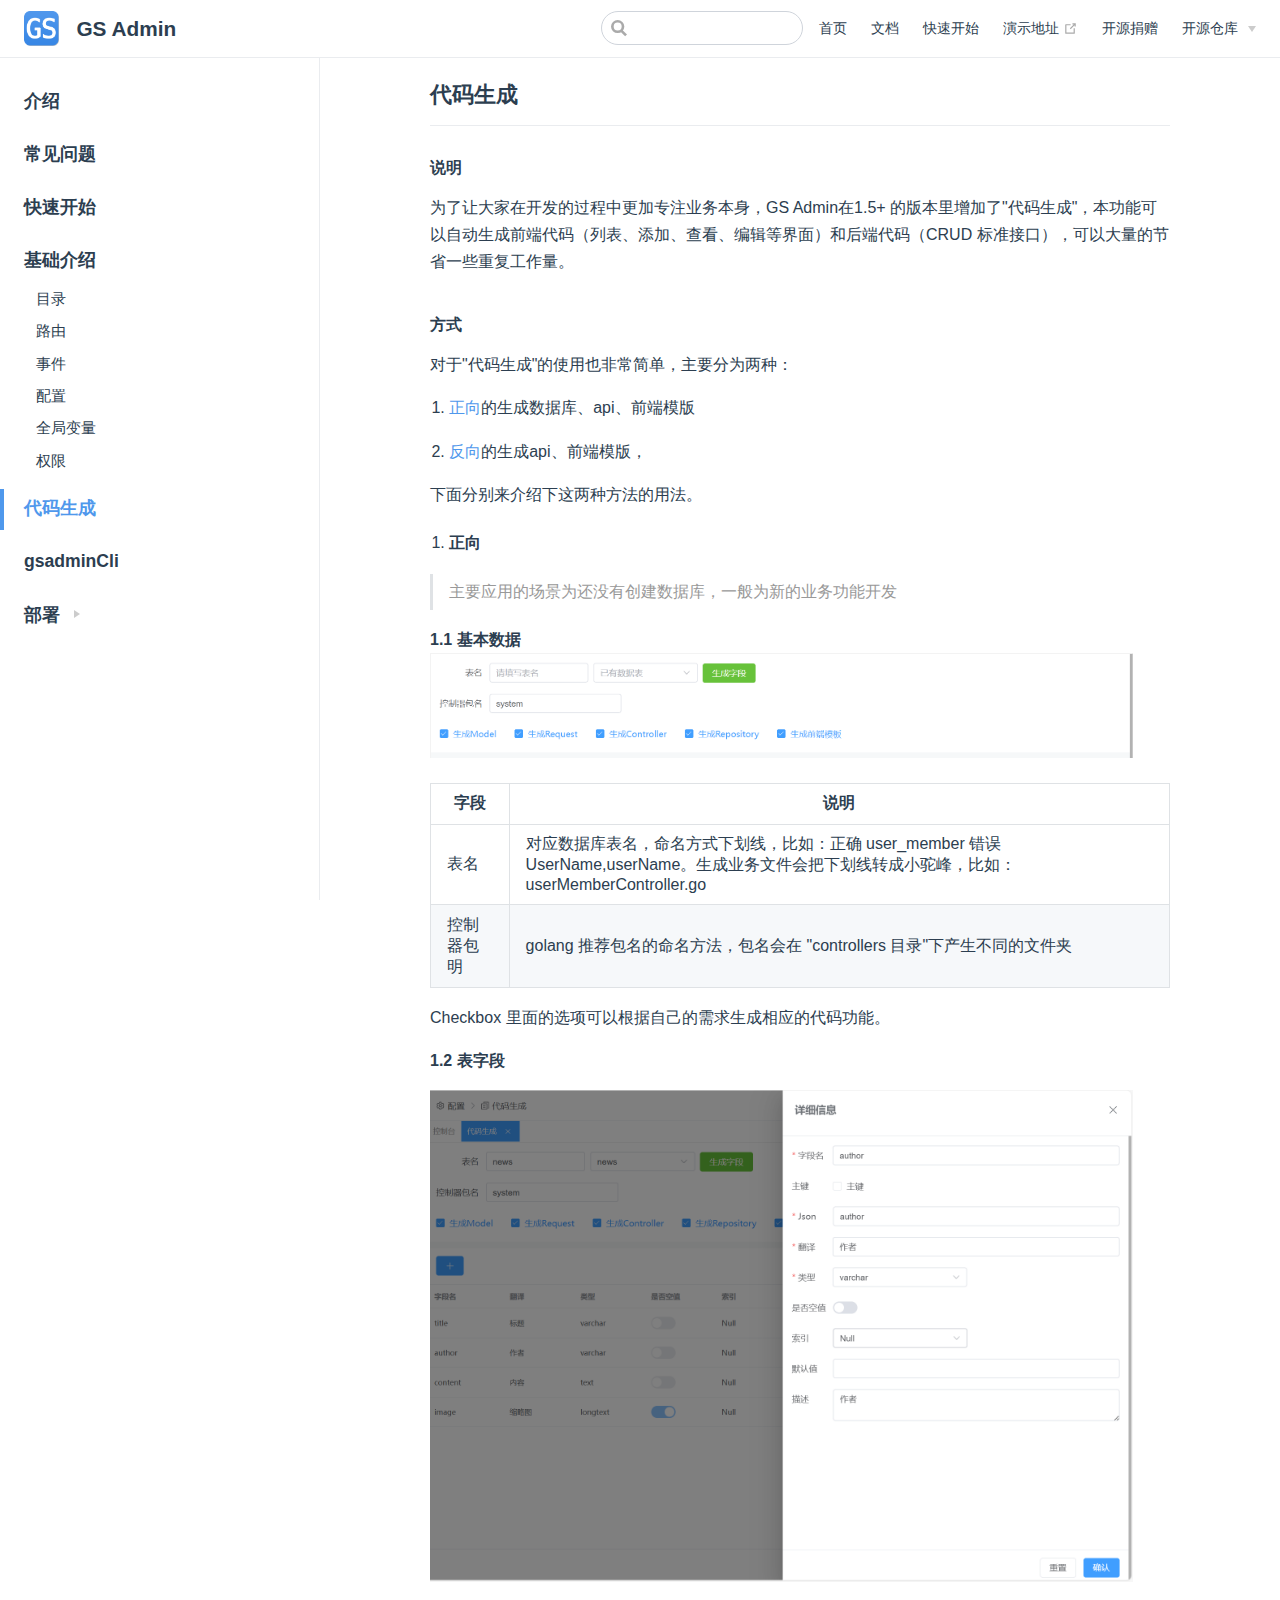
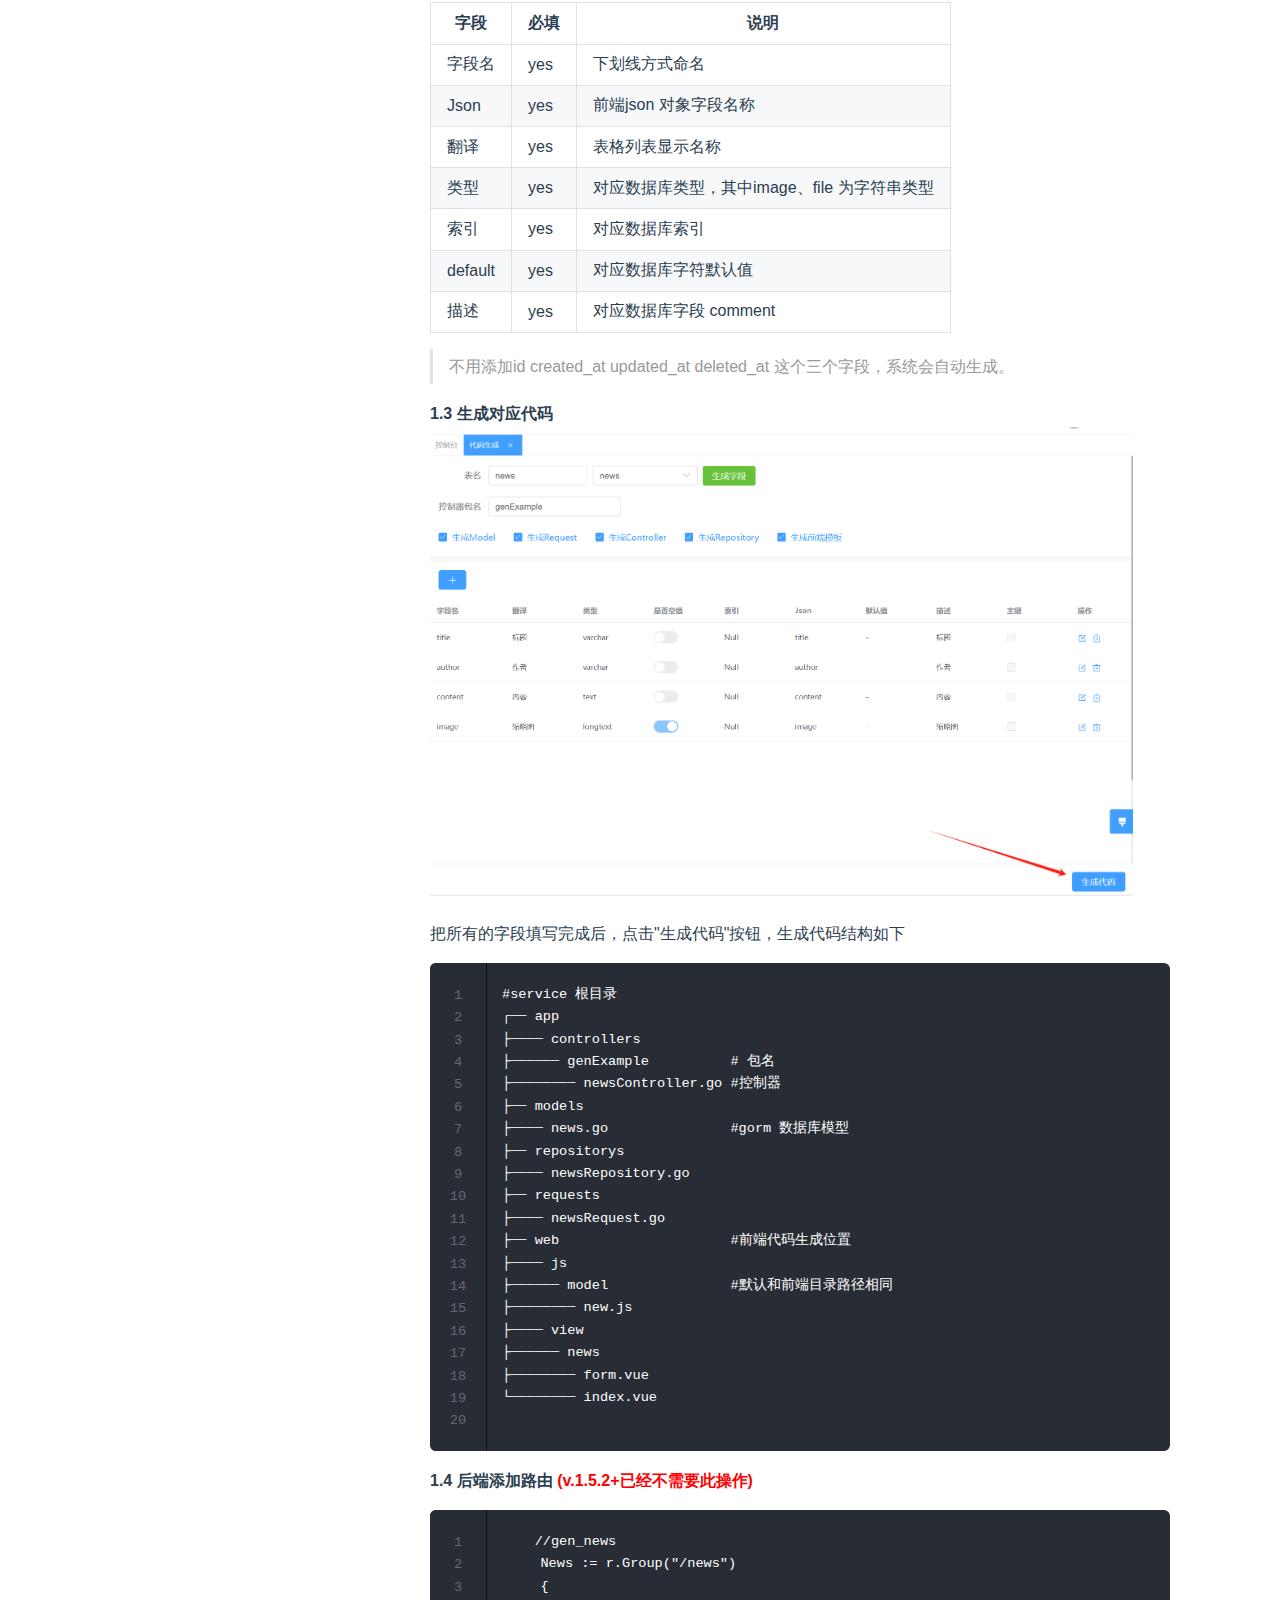
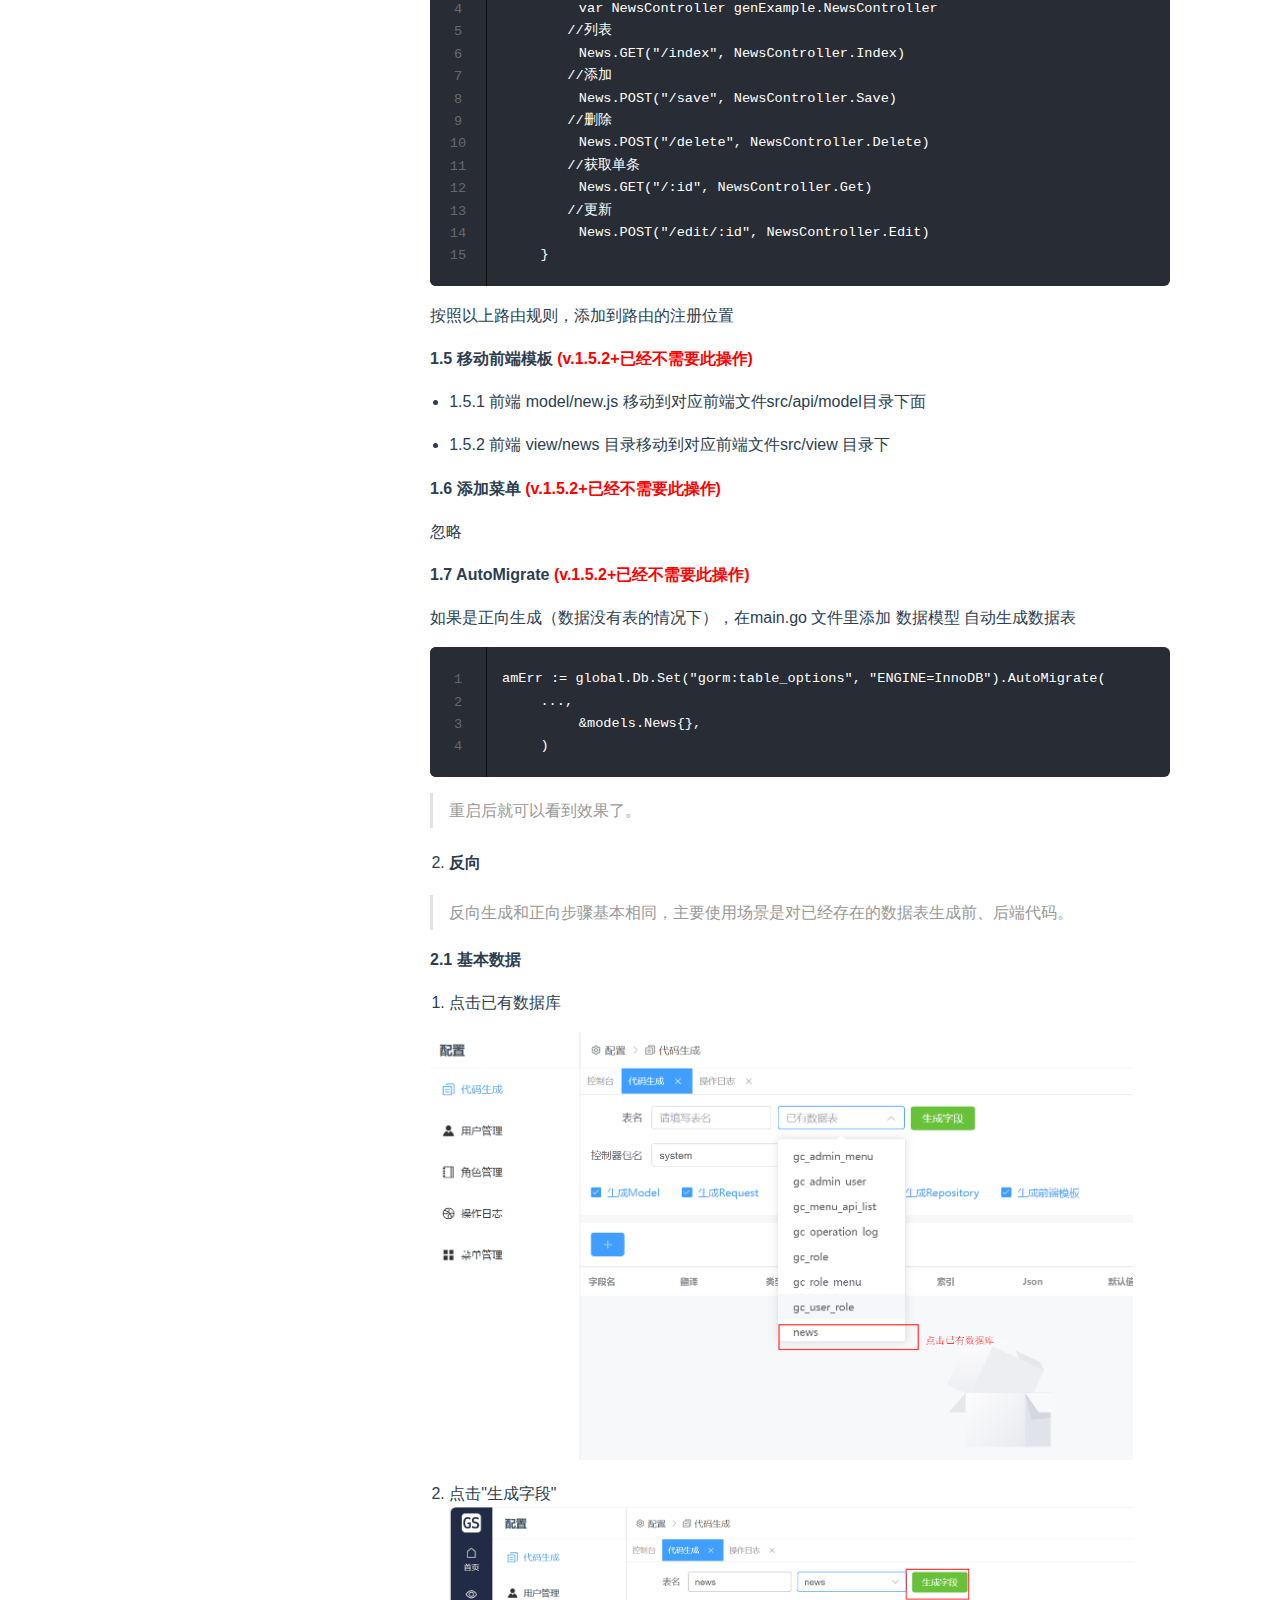
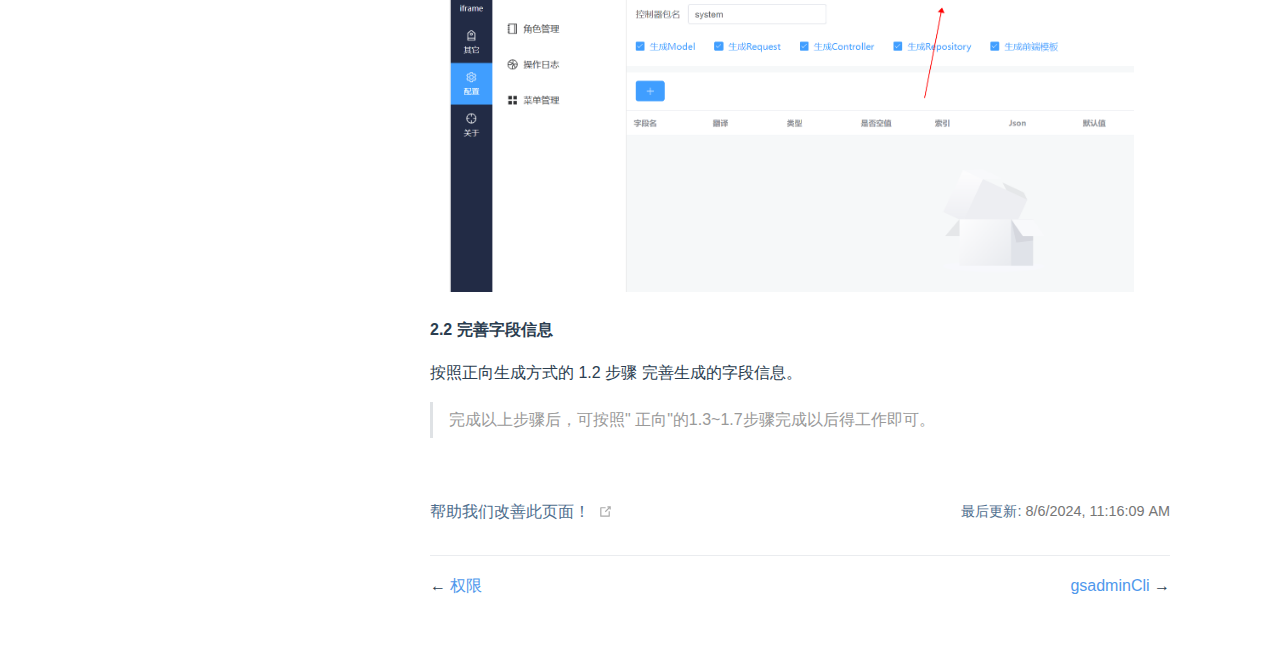
<file: gen/gen.html>
<!DOCTYPE html>
<html lang="en-US">
  <head>
    <meta charset="utf-8">
    <meta name="viewport" content="width=device-width,initial-scale=1">
    <title>代码生成 | GS Admin</title>
    <meta name="generator" content="VuePress 1.9.7">
    <script>var _hmt = _hmt || [];
  (function() {
    var hm = document.createElement("script");
    hm.src = "https://hm.baidu.com/hm.js?31a22e6450725ffb38bab237cdf3c35c";
    var s = document.getElementsByTagName("script")[0]; 
    s.parentNode.insertBefore(hm, s);
  })();</script>
    <meta name="description" content="GS Admin是基于golang+element ui plus开发的高性能企业级后台管理系统">
    
    <link rel="preload" href="/assets/css/0.styles.d95f2786.css" as="style"><link rel="preload" href="/assets/js/app.6b52628b.js" as="script"><link rel="preload" href="/assets/js/2.a0c195e9.js" as="script"><link rel="preload" href="/assets/js/16.706a82f2.js" as="script"><link rel="prefetch" href="/assets/js/10.28dbb6da.js"><link rel="prefetch" href="/assets/js/11.3bd07940.js"><link rel="prefetch" href="/assets/js/12.ca1027e5.js"><link rel="prefetch" href="/assets/js/13.35cbd070.js"><link rel="prefetch" href="/assets/js/14.ce9b7238.js"><link rel="prefetch" href="/assets/js/15.1c588387.js"><link rel="prefetch" href="/assets/js/17.fe7339d0.js"><link rel="prefetch" href="/assets/js/18.e4348ce4.js"><link rel="prefetch" href="/assets/js/19.13b2dd82.js"><link rel="prefetch" href="/assets/js/3.1801cb39.js"><link rel="prefetch" href="/assets/js/4.605a857c.js"><link rel="prefetch" href="/assets/js/5.b7160b18.js"><link rel="prefetch" href="/assets/js/6.edb6cf3f.js"><link rel="prefetch" href="/assets/js/7.cdaade3c.js"><link rel="prefetch" href="/assets/js/8.2b062cab.js"><link rel="prefetch" href="/assets/js/9.bc23e85e.js">
    <link rel="stylesheet" href="/assets/css/0.styles.d95f2786.css">
  </head>
  <body>
    <div id="app" data-server-rendered="true"><div class="theme-container"><header class="navbar"><div class="sidebar-button"><svg xmlns="http://www.w3.org/2000/svg" aria-hidden="true" role="img" viewBox="0 0 448 512" class="icon"><path fill="currentColor" d="M436 124H12c-6.627 0-12-5.373-12-12V80c0-6.627 5.373-12 12-12h424c6.627 0 12 5.373 12 12v32c0 6.627-5.373 12-12 12zm0 160H12c-6.627 0-12-5.373-12-12v-32c0-6.627 5.373-12 12-12h424c6.627 0 12 5.373 12 12v32c0 6.627-5.373 12-12 12zm0 160H12c-6.627 0-12-5.373-12-12v-32c0-6.627 5.373-12 12-12h424c6.627 0 12 5.373 12 12v32c0 6.627-5.373 12-12 12z"></path></svg></div> <a href="/" class="home-link router-link-active"><img src="/img/gslogo.png" alt="GS Admin" class="logo"> <span class="site-name can-hide">GS Admin</span></a> <div class="links"><div class="search-box"><input aria-label="Search" autocomplete="off" spellcheck="false" value=""> <!----></div> <nav class="nav-links can-hide"><div class="nav-item"><a href="/" class="nav-link">
  首页
</a></div><div class="nav-item"><a href="/guide/" class="nav-link">
  文档
</a></div><div class="nav-item"><a href="/#✈️-快速开始" class="nav-link">
  快速开始
</a></div><div class="nav-item"><a href="https://gsadmin.suiyidian.cn/" target="_blank" rel="noopener noreferrer" class="nav-link external">
  演示地址
  <span><svg xmlns="http://www.w3.org/2000/svg" aria-hidden="true" focusable="false" x="0px" y="0px" viewBox="0 0 100 100" width="15" height="15" class="icon outbound"><path fill="currentColor" d="M18.8,85.1h56l0,0c2.2,0,4-1.8,4-4v-32h-8v28h-48v-48h28v-8h-32l0,0c-2.2,0-4,1.8-4,4v56C14.8,83.3,16.6,85.1,18.8,85.1z"></path> <polygon fill="currentColor" points="45.7,48.7 51.3,54.3 77.2,28.5 77.2,37.2 85.2,37.2 85.2,14.9 62.8,14.9 62.8,22.9 71.5,22.9"></polygon></svg> <span class="sr-only">(opens new window)</span></span></a></div><div class="nav-item"><a href="/#☕-开源捐赠" class="nav-link">
  开源捐赠
</a></div><div class="nav-item"><div class="dropdown-wrapper"><button type="button" aria-label="开源仓库" class="dropdown-title"><span class="title">开源仓库</span> <span class="arrow down"></span></button> <button type="button" aria-label="开源仓库" class="mobile-dropdown-title"><span class="title">开源仓库</span> <span class="arrow right"></span></button> <ul class="nav-dropdown" style="display:none;"><li class="dropdown-item"><!----> <a href="https://gitee.com/kevn/gsadmin/tree/master" target="_blank" rel="noopener noreferrer" class="nav-link external">
  gitee
  <span><svg xmlns="http://www.w3.org/2000/svg" aria-hidden="true" focusable="false" x="0px" y="0px" viewBox="0 0 100 100" width="15" height="15" class="icon outbound"><path fill="currentColor" d="M18.8,85.1h56l0,0c2.2,0,4-1.8,4-4v-32h-8v28h-48v-48h28v-8h-32l0,0c-2.2,0-4,1.8-4,4v56C14.8,83.3,16.6,85.1,18.8,85.1z"></path> <polygon fill="currentColor" points="45.7,48.7 51.3,54.3 77.2,28.5 77.2,37.2 85.2,37.2 85.2,14.9 62.8,14.9 62.8,22.9 71.5,22.9"></polygon></svg> <span class="sr-only">(opens new window)</span></span></a></li><li class="dropdown-item"><!----> <a href="https://github.com/sonhineboy/gsadmin" target="_blank" rel="noopener noreferrer" class="nav-link external">
  github
  <span><svg xmlns="http://www.w3.org/2000/svg" aria-hidden="true" focusable="false" x="0px" y="0px" viewBox="0 0 100 100" width="15" height="15" class="icon outbound"><path fill="currentColor" d="M18.8,85.1h56l0,0c2.2,0,4-1.8,4-4v-32h-8v28h-48v-48h28v-8h-32l0,0c-2.2,0-4,1.8-4,4v56C14.8,83.3,16.6,85.1,18.8,85.1z"></path> <polygon fill="currentColor" points="45.7,48.7 51.3,54.3 77.2,28.5 77.2,37.2 85.2,37.2 85.2,14.9 62.8,14.9 62.8,22.9 71.5,22.9"></polygon></svg> <span class="sr-only">(opens new window)</span></span></a></li></ul></div></div> <!----></nav></div></header> <div class="sidebar-mask"></div> <aside class="sidebar"><nav class="nav-links"><div class="nav-item"><a href="/" class="nav-link">
  首页
</a></div><div class="nav-item"><a href="/guide/" class="nav-link">
  文档
</a></div><div class="nav-item"><a href="/#✈️-快速开始" class="nav-link">
  快速开始
</a></div><div class="nav-item"><a href="https://gsadmin.suiyidian.cn/" target="_blank" rel="noopener noreferrer" class="nav-link external">
  演示地址
  <span><svg xmlns="http://www.w3.org/2000/svg" aria-hidden="true" focusable="false" x="0px" y="0px" viewBox="0 0 100 100" width="15" height="15" class="icon outbound"><path fill="currentColor" d="M18.8,85.1h56l0,0c2.2,0,4-1.8,4-4v-32h-8v28h-48v-48h28v-8h-32l0,0c-2.2,0-4,1.8-4,4v56C14.8,83.3,16.6,85.1,18.8,85.1z"></path> <polygon fill="currentColor" points="45.7,48.7 51.3,54.3 77.2,28.5 77.2,37.2 85.2,37.2 85.2,14.9 62.8,14.9 62.8,22.9 71.5,22.9"></polygon></svg> <span class="sr-only">(opens new window)</span></span></a></div><div class="nav-item"><a href="/#☕-开源捐赠" class="nav-link">
  开源捐赠
</a></div><div class="nav-item"><div class="dropdown-wrapper"><button type="button" aria-label="开源仓库" class="dropdown-title"><span class="title">开源仓库</span> <span class="arrow down"></span></button> <button type="button" aria-label="开源仓库" class="mobile-dropdown-title"><span class="title">开源仓库</span> <span class="arrow right"></span></button> <ul class="nav-dropdown" style="display:none;"><li class="dropdown-item"><!----> <a href="https://gitee.com/kevn/gsadmin/tree/master" target="_blank" rel="noopener noreferrer" class="nav-link external">
  gitee
  <span><svg xmlns="http://www.w3.org/2000/svg" aria-hidden="true" focusable="false" x="0px" y="0px" viewBox="0 0 100 100" width="15" height="15" class="icon outbound"><path fill="currentColor" d="M18.8,85.1h56l0,0c2.2,0,4-1.8,4-4v-32h-8v28h-48v-48h28v-8h-32l0,0c-2.2,0-4,1.8-4,4v56C14.8,83.3,16.6,85.1,18.8,85.1z"></path> <polygon fill="currentColor" points="45.7,48.7 51.3,54.3 77.2,28.5 77.2,37.2 85.2,37.2 85.2,14.9 62.8,14.9 62.8,22.9 71.5,22.9"></polygon></svg> <span class="sr-only">(opens new window)</span></span></a></li><li class="dropdown-item"><!----> <a href="https://github.com/sonhineboy/gsadmin" target="_blank" rel="noopener noreferrer" class="nav-link external">
  github
  <span><svg xmlns="http://www.w3.org/2000/svg" aria-hidden="true" focusable="false" x="0px" y="0px" viewBox="0 0 100 100" width="15" height="15" class="icon outbound"><path fill="currentColor" d="M18.8,85.1h56l0,0c2.2,0,4-1.8,4-4v-32h-8v28h-48v-48h28v-8h-32l0,0c-2.2,0-4,1.8-4,4v56C14.8,83.3,16.6,85.1,18.8,85.1z"></path> <polygon fill="currentColor" points="45.7,48.7 51.3,54.3 77.2,28.5 77.2,37.2 85.2,37.2 85.2,14.9 62.8,14.9 62.8,22.9 71.5,22.9"></polygon></svg> <span class="sr-only">(opens new window)</span></span></a></li></ul></div></div> <!----></nav>  <ul class="sidebar-links"><li><a href="/guide/" class="sidebar-link">介绍</a></li><li><a href="/guide/issue.html" class="sidebar-link">常见问题</a></li><li><a href="/quick/" class="sidebar-link">快速开始</a></li><li><section class="sidebar-group depth-0"><p class="sidebar-heading"><span>基础介绍</span> <!----></p> <ul class="sidebar-links sidebar-group-items"><li><a href="/feature/mulu.html" class="sidebar-link">目录</a></li><li><a href="/feature/router.html" class="sidebar-link">路由</a></li><li><a href="/feature/event.html" class="sidebar-link">事件</a></li><li><a href="/feature/setting.html" class="sidebar-link">配置</a></li><li><a href="/feature/global.html" class="sidebar-link">全局变量</a></li><li><a href="/feature/permission.html" class="sidebar-link">权限</a></li></ul></section></li><li><a href="/gen/gen.html" aria-current="page" class="active sidebar-link">代码生成</a><ul class="sidebar-sub-headers"></ul></li><li><a href="/feature/gsadmincli.html" class="sidebar-link">gsadminCli</a></li><li><section class="sidebar-group collapsable depth-0"><p class="sidebar-heading"><span>部署</span> <span class="arrow right"></span></p> <!----></section></li></ul> </aside> <main class="page"> <div class="theme-default-content content__default"><h3 id="代码生成"><a href="#代码生成" class="header-anchor">#</a> 代码生成</h3> <hr> <h4 id="说明"><a href="#说明" class="header-anchor">#</a> 说明</h4> <p>为了让大家在开发的过程中更加专注业务本身，GS Admin在1.5+ 的版本里增加了&quot;代码生成&quot;，本功能可以自动生成前端代码（列表、添加、查看、编辑等界面）和后端代码（CRUD 标准接口），可以大量的节省一些重复工作量。</p> <h4 id="方式"><a href="#方式" class="header-anchor">#</a> 方式</h4> <p>对于&quot;代码生成&quot;的使用也非常简单，主要分为两种：</p> <ol><li><p><a href="#%E6%AD%A3%E5%90%91">正向</a>的生成数据库、api、前端模版</p></li> <li><p><a href="#%E5%8F%8D%E5%90%91">反向</a>的生成api、前端模版，</p></li></ol> <p>下面分别来介绍下这两种方法的用法。</p> <ol><li><h4 id="正向"><a href="#正向" class="header-anchor">#</a> 正向</h4></li></ol> <blockquote><p>主要应用的场景为还没有创建数据库，一般为新的业务功能开发</p></blockquote> <p><strong>1.1 基本数据</strong> <img src="/img/gen1.png" width="95%"></p> <table><thead><tr><th>字段</th> <th>说明</th></tr></thead> <tbody><tr><td>表名</td> <td>对应数据库表名，命名方式下划线，比如：正确 user_member 错误UserName,userName。生成业务文件会把下划线转成小驼峰，比如：userMemberController.go</td></tr> <tr><td>控制器包明</td> <td>golang 推荐包名的命名方法，包名会在 &quot;controllers 目录&quot;下产生不同的文件夹</td></tr></tbody></table> <p>Checkbox 里面的选项可以根据自己的需求生成相应的代码功能。</p> <p><strong>1.2 表字段</strong></p> <img src="/img/gen2.png" width="95%"> <table><thead><tr><th>字段</th> <th>必填</th> <th>说明</th></tr></thead> <tbody><tr><td>字段名</td> <td>yes</td> <td>下划线方式命名</td></tr> <tr><td>Json</td> <td>yes</td> <td>前端json 对象字段名称</td></tr> <tr><td>翻译</td> <td>yes</td> <td>表格列表显示名称</td></tr> <tr><td>类型</td> <td>yes</td> <td>对应数据库类型，其中image、file 为字符串类型</td></tr> <tr><td>索引</td> <td>yes</td> <td>对应数据库索引</td></tr> <tr><td>default</td> <td>yes</td> <td>对应数据库字符默认值</td></tr> <tr><td>描述</td> <td>yes</td> <td>对应数据库字段 comment</td></tr></tbody></table> <blockquote><p>不用添加id created_at updated_at deleted_at 这个三个字段，系统会自动生成。</p></blockquote> <p><strong>1.3 生成对应代码</strong> <img src="/img/gen3.png" width="95%"></p> <p>把所有的字段填写完成后，点击&quot;生成代码&quot;按钮，生成代码结构如下</p> <div class="language- line-numbers-mode"><pre class="language-text"><code>#service 根目录
┌── app
├──── controllers
├────── genExample          # 包名
├──────── newsController.go #控制器
├── models
├──── news.go               #gorm 数据库模型
├── repositorys
├──── newsRepository.go
├── requests
├──── newsRequest.go
├── web                     #前端代码生成位置
├──── js
├────── model               #默认和前端目录路径相同
├──────── new.js
├──── view
├────── news
├──────── form.vue
└──────── index.vue

</code></pre> <div class="line-numbers-wrapper"><span class="line-number">1</span><br><span class="line-number">2</span><br><span class="line-number">3</span><br><span class="line-number">4</span><br><span class="line-number">5</span><br><span class="line-number">6</span><br><span class="line-number">7</span><br><span class="line-number">8</span><br><span class="line-number">9</span><br><span class="line-number">10</span><br><span class="line-number">11</span><br><span class="line-number">12</span><br><span class="line-number">13</span><br><span class="line-number">14</span><br><span class="line-number">15</span><br><span class="line-number">16</span><br><span class="line-number">17</span><br><span class="line-number">18</span><br><span class="line-number">19</span><br><span class="line-number">20</span><br></div></div><p><strong>1.4 后端添加路由</strong> <b style="color:red;">(v.1.5.2+已经不需要此操作)</b></p> <div class="language- line-numbers-mode"><pre class="language-text"><code>    //gen_news
	News := r.Group(&quot;/news&quot;)
	{
		var NewsController genExample.NewsController
        //列表
		News.GET(&quot;/index&quot;, NewsController.Index)
        //添加
		News.POST(&quot;/save&quot;, NewsController.Save)
        //删除
		News.POST(&quot;/delete&quot;, NewsController.Delete)
        //获取单条
		News.GET(&quot;/:id&quot;, NewsController.Get)
        //更新
		News.POST(&quot;/edit/:id&quot;, NewsController.Edit)
	}
</code></pre> <div class="line-numbers-wrapper"><span class="line-number">1</span><br><span class="line-number">2</span><br><span class="line-number">3</span><br><span class="line-number">4</span><br><span class="line-number">5</span><br><span class="line-number">6</span><br><span class="line-number">7</span><br><span class="line-number">8</span><br><span class="line-number">9</span><br><span class="line-number">10</span><br><span class="line-number">11</span><br><span class="line-number">12</span><br><span class="line-number">13</span><br><span class="line-number">14</span><br><span class="line-number">15</span><br></div></div><p>按照以上路由规则，添加到路由的注册位置</p> <p><strong>1.5 移动前端模板</strong> <b style="color:red;">(v.1.5.2+已经不需要此操作)</b></p> <ul><li><p>1.5.1 前端 model/new.js 移动到对应前端文件src/api/model目录下面</p></li> <li><p>1.5.2 前端 view/news 目录移动到对应前端文件src/view 目录下</p></li></ul> <p><strong>1.6 添加菜单</strong> <b style="color:red;">(v.1.5.2+已经不需要此操作)</b></p> <p>忽略</p> <p><strong>1.7 AutoMigrate</strong> <b style="color:red;">(v.1.5.2+已经不需要此操作)</b></p> <p>如果是正向生成（数据没有表的情况下），在main.go 文件里添加 数据模型 自动生成数据表</p> <div class="language- line-numbers-mode"><pre class="language-text"><code>amErr := global.Db.Set(&quot;gorm:table_options&quot;, &quot;ENGINE=InnoDB&quot;).AutoMigrate(
	...,
		&amp;models.News{},
	)
</code></pre> <div class="line-numbers-wrapper"><span class="line-number">1</span><br><span class="line-number">2</span><br><span class="line-number">3</span><br><span class="line-number">4</span><br></div></div><blockquote><p>重启后就可以看到效果了。</p></blockquote> <ol start="2"><li><h4 id="反向"><a href="#反向" class="header-anchor">#</a> 反向</h4></li></ol> <blockquote><p>反向生成和正向步骤基本相同，主要使用场景是对已经存在的数据表生成前、后端代码。</p></blockquote> <p><strong>2.1 基本数据</strong></p> <ol><li>点击已有数据库</li></ol> <img src="/img/gen4.png" width="95%"> <ol start="2"><li>点击&quot;生成字段&quot;
<img src="/img/gen5.png" width="95%"></li></ol> <p><strong>2.2 完善字段信息</strong></p> <p>按照正向生成方式的 1.2 步骤 完善生成的字段信息。</p> <blockquote><p>完成以上步骤后，可按照&quot; 正向&quot;的1.3~1.7步骤完成以后得工作即可。</p></blockquote></div> <footer class="page-edit"><div class="edit-link"><a href="https://gitee.com/kevn/gsadmindoc/edit/master/docs/gen/gen.md" target="_blank" rel="noopener noreferrer">帮助我们改善此页面！</a> <span><svg xmlns="http://www.w3.org/2000/svg" aria-hidden="true" focusable="false" x="0px" y="0px" viewBox="0 0 100 100" width="15" height="15" class="icon outbound"><path fill="currentColor" d="M18.8,85.1h56l0,0c2.2,0,4-1.8,4-4v-32h-8v28h-48v-48h28v-8h-32l0,0c-2.2,0-4,1.8-4,4v56C14.8,83.3,16.6,85.1,18.8,85.1z"></path> <polygon fill="currentColor" points="45.7,48.7 51.3,54.3 77.2,28.5 77.2,37.2 85.2,37.2 85.2,14.9 62.8,14.9 62.8,22.9 71.5,22.9"></polygon></svg> <span class="sr-only">(opens new window)</span></span></div> <div class="last-updated"><span class="prefix">最后更新:</span> <span class="time">8/6/2024, 11:16:09 AM</span></div></footer> <div class="page-nav"><p class="inner"><span class="prev">
      ←
      <a href="/feature/permission.html" class="prev">
        权限
      </a></span> <span class="next"><a href="/feature/gsadmincli.html">
        gsadminCli
      </a>
      →
    </span></p></div> </main></div><div class="global-ui"></div></div>
    <script src="/assets/js/app.6b52628b.js" defer></script><script src="/assets/js/2.a0c195e9.js" defer></script><script src="/assets/js/16.706a82f2.js" defer></script>
  </body>
</html>
</file>
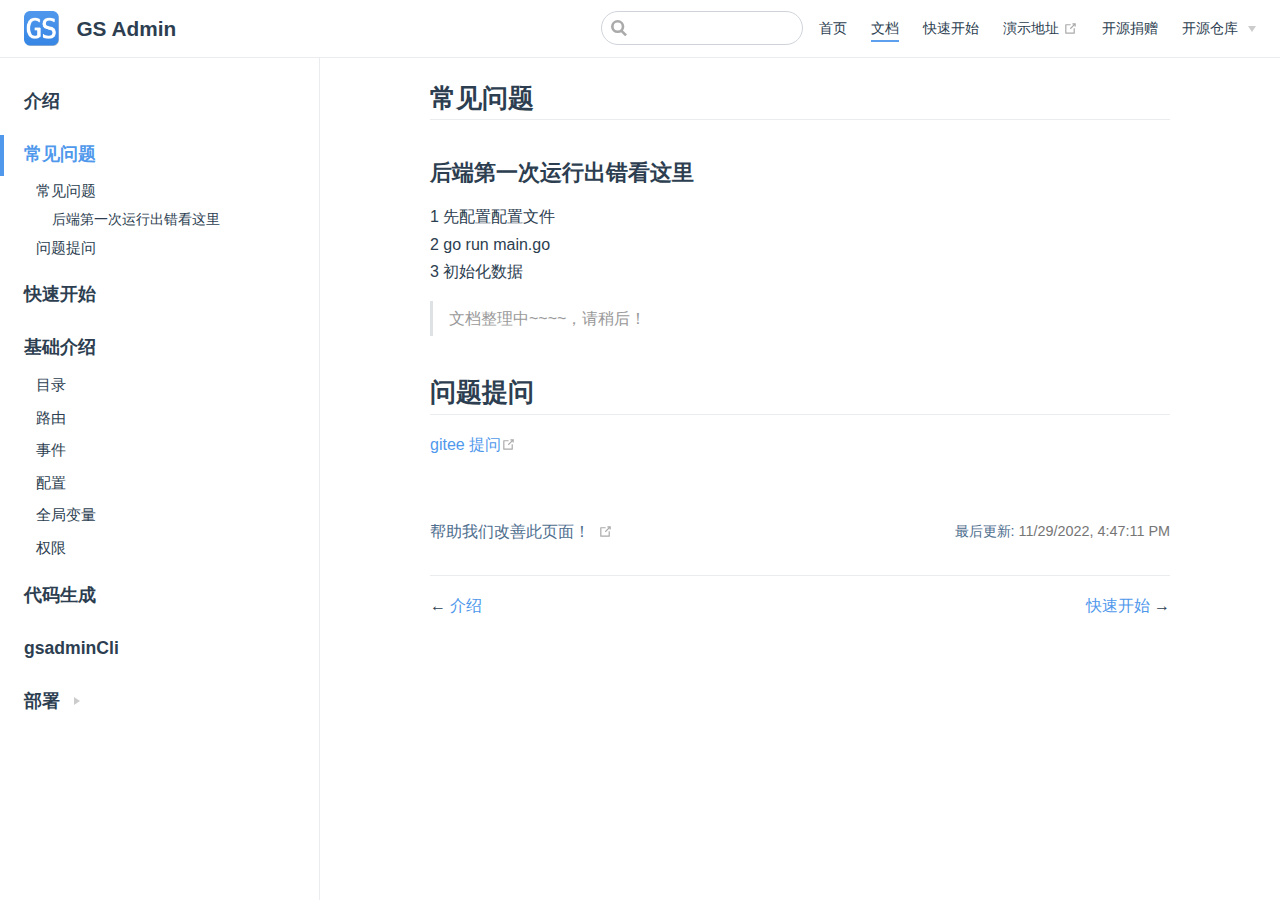
<file: guide/issue.html>
<!DOCTYPE html>
<html lang="en-US">
  <head>
    <meta charset="utf-8">
    <meta name="viewport" content="width=device-width,initial-scale=1">
    <title>常见问题 | GS Admin</title>
    <meta name="generator" content="VuePress 1.9.7">
    <script>var _hmt = _hmt || [];
  (function() {
    var hm = document.createElement("script");
    hm.src = "https://hm.baidu.com/hm.js?31a22e6450725ffb38bab237cdf3c35c";
    var s = document.getElementsByTagName("script")[0]; 
    s.parentNode.insertBefore(hm, s);
  })();</script>
    <meta name="description" content="GS Admin是基于golang+element ui plus开发的高性能企业级后台管理系统">
    
    <link rel="preload" href="/assets/css/0.styles.d95f2786.css" as="style"><link rel="preload" href="/assets/js/app.6b52628b.js" as="script"><link rel="preload" href="/assets/js/2.a0c195e9.js" as="script"><link rel="preload" href="/assets/js/18.e4348ce4.js" as="script"><link rel="prefetch" href="/assets/js/10.28dbb6da.js"><link rel="prefetch" href="/assets/js/11.3bd07940.js"><link rel="prefetch" href="/assets/js/12.ca1027e5.js"><link rel="prefetch" href="/assets/js/13.35cbd070.js"><link rel="prefetch" href="/assets/js/14.ce9b7238.js"><link rel="prefetch" href="/assets/js/15.1c588387.js"><link rel="prefetch" href="/assets/js/16.706a82f2.js"><link rel="prefetch" href="/assets/js/17.fe7339d0.js"><link rel="prefetch" href="/assets/js/19.13b2dd82.js"><link rel="prefetch" href="/assets/js/3.1801cb39.js"><link rel="prefetch" href="/assets/js/4.605a857c.js"><link rel="prefetch" href="/assets/js/5.b7160b18.js"><link rel="prefetch" href="/assets/js/6.edb6cf3f.js"><link rel="prefetch" href="/assets/js/7.cdaade3c.js"><link rel="prefetch" href="/assets/js/8.2b062cab.js"><link rel="prefetch" href="/assets/js/9.bc23e85e.js">
    <link rel="stylesheet" href="/assets/css/0.styles.d95f2786.css">
  </head>
  <body>
    <div id="app" data-server-rendered="true"><div class="theme-container"><header class="navbar"><div class="sidebar-button"><svg xmlns="http://www.w3.org/2000/svg" aria-hidden="true" role="img" viewBox="0 0 448 512" class="icon"><path fill="currentColor" d="M436 124H12c-6.627 0-12-5.373-12-12V80c0-6.627 5.373-12 12-12h424c6.627 0 12 5.373 12 12v32c0 6.627-5.373 12-12 12zm0 160H12c-6.627 0-12-5.373-12-12v-32c0-6.627 5.373-12 12-12h424c6.627 0 12 5.373 12 12v32c0 6.627-5.373 12-12 12zm0 160H12c-6.627 0-12-5.373-12-12v-32c0-6.627 5.373-12 12-12h424c6.627 0 12 5.373 12 12v32c0 6.627-5.373 12-12 12z"></path></svg></div> <a href="/" class="home-link router-link-active"><img src="/img/gslogo.png" alt="GS Admin" class="logo"> <span class="site-name can-hide">GS Admin</span></a> <div class="links"><div class="search-box"><input aria-label="Search" autocomplete="off" spellcheck="false" value=""> <!----></div> <nav class="nav-links can-hide"><div class="nav-item"><a href="/" class="nav-link">
  首页
</a></div><div class="nav-item"><a href="/guide/" class="nav-link router-link-active">
  文档
</a></div><div class="nav-item"><a href="/#✈️-快速开始" class="nav-link">
  快速开始
</a></div><div class="nav-item"><a href="https://gsadmin.suiyidian.cn/" target="_blank" rel="noopener noreferrer" class="nav-link external">
  演示地址
  <span><svg xmlns="http://www.w3.org/2000/svg" aria-hidden="true" focusable="false" x="0px" y="0px" viewBox="0 0 100 100" width="15" height="15" class="icon outbound"><path fill="currentColor" d="M18.8,85.1h56l0,0c2.2,0,4-1.8,4-4v-32h-8v28h-48v-48h28v-8h-32l0,0c-2.2,0-4,1.8-4,4v56C14.8,83.3,16.6,85.1,18.8,85.1z"></path> <polygon fill="currentColor" points="45.7,48.7 51.3,54.3 77.2,28.5 77.2,37.2 85.2,37.2 85.2,14.9 62.8,14.9 62.8,22.9 71.5,22.9"></polygon></svg> <span class="sr-only">(opens new window)</span></span></a></div><div class="nav-item"><a href="/#☕-开源捐赠" class="nav-link">
  开源捐赠
</a></div><div class="nav-item"><div class="dropdown-wrapper"><button type="button" aria-label="开源仓库" class="dropdown-title"><span class="title">开源仓库</span> <span class="arrow down"></span></button> <button type="button" aria-label="开源仓库" class="mobile-dropdown-title"><span class="title">开源仓库</span> <span class="arrow right"></span></button> <ul class="nav-dropdown" style="display:none;"><li class="dropdown-item"><!----> <a href="https://gitee.com/kevn/gsadmin/tree/master" target="_blank" rel="noopener noreferrer" class="nav-link external">
  gitee
  <span><svg xmlns="http://www.w3.org/2000/svg" aria-hidden="true" focusable="false" x="0px" y="0px" viewBox="0 0 100 100" width="15" height="15" class="icon outbound"><path fill="currentColor" d="M18.8,85.1h56l0,0c2.2,0,4-1.8,4-4v-32h-8v28h-48v-48h28v-8h-32l0,0c-2.2,0-4,1.8-4,4v56C14.8,83.3,16.6,85.1,18.8,85.1z"></path> <polygon fill="currentColor" points="45.7,48.7 51.3,54.3 77.2,28.5 77.2,37.2 85.2,37.2 85.2,14.9 62.8,14.9 62.8,22.9 71.5,22.9"></polygon></svg> <span class="sr-only">(opens new window)</span></span></a></li><li class="dropdown-item"><!----> <a href="https://github.com/sonhineboy/gsadmin" target="_blank" rel="noopener noreferrer" class="nav-link external">
  github
  <span><svg xmlns="http://www.w3.org/2000/svg" aria-hidden="true" focusable="false" x="0px" y="0px" viewBox="0 0 100 100" width="15" height="15" class="icon outbound"><path fill="currentColor" d="M18.8,85.1h56l0,0c2.2,0,4-1.8,4-4v-32h-8v28h-48v-48h28v-8h-32l0,0c-2.2,0-4,1.8-4,4v56C14.8,83.3,16.6,85.1,18.8,85.1z"></path> <polygon fill="currentColor" points="45.7,48.7 51.3,54.3 77.2,28.5 77.2,37.2 85.2,37.2 85.2,14.9 62.8,14.9 62.8,22.9 71.5,22.9"></polygon></svg> <span class="sr-only">(opens new window)</span></span></a></li></ul></div></div> <!----></nav></div></header> <div class="sidebar-mask"></div> <aside class="sidebar"><nav class="nav-links"><div class="nav-item"><a href="/" class="nav-link">
  首页
</a></div><div class="nav-item"><a href="/guide/" class="nav-link router-link-active">
  文档
</a></div><div class="nav-item"><a href="/#✈️-快速开始" class="nav-link">
  快速开始
</a></div><div class="nav-item"><a href="https://gsadmin.suiyidian.cn/" target="_blank" rel="noopener noreferrer" class="nav-link external">
  演示地址
  <span><svg xmlns="http://www.w3.org/2000/svg" aria-hidden="true" focusable="false" x="0px" y="0px" viewBox="0 0 100 100" width="15" height="15" class="icon outbound"><path fill="currentColor" d="M18.8,85.1h56l0,0c2.2,0,4-1.8,4-4v-32h-8v28h-48v-48h28v-8h-32l0,0c-2.2,0-4,1.8-4,4v56C14.8,83.3,16.6,85.1,18.8,85.1z"></path> <polygon fill="currentColor" points="45.7,48.7 51.3,54.3 77.2,28.5 77.2,37.2 85.2,37.2 85.2,14.9 62.8,14.9 62.8,22.9 71.5,22.9"></polygon></svg> <span class="sr-only">(opens new window)</span></span></a></div><div class="nav-item"><a href="/#☕-开源捐赠" class="nav-link">
  开源捐赠
</a></div><div class="nav-item"><div class="dropdown-wrapper"><button type="button" aria-label="开源仓库" class="dropdown-title"><span class="title">开源仓库</span> <span class="arrow down"></span></button> <button type="button" aria-label="开源仓库" class="mobile-dropdown-title"><span class="title">开源仓库</span> <span class="arrow right"></span></button> <ul class="nav-dropdown" style="display:none;"><li class="dropdown-item"><!----> <a href="https://gitee.com/kevn/gsadmin/tree/master" target="_blank" rel="noopener noreferrer" class="nav-link external">
  gitee
  <span><svg xmlns="http://www.w3.org/2000/svg" aria-hidden="true" focusable="false" x="0px" y="0px" viewBox="0 0 100 100" width="15" height="15" class="icon outbound"><path fill="currentColor" d="M18.8,85.1h56l0,0c2.2,0,4-1.8,4-4v-32h-8v28h-48v-48h28v-8h-32l0,0c-2.2,0-4,1.8-4,4v56C14.8,83.3,16.6,85.1,18.8,85.1z"></path> <polygon fill="currentColor" points="45.7,48.7 51.3,54.3 77.2,28.5 77.2,37.2 85.2,37.2 85.2,14.9 62.8,14.9 62.8,22.9 71.5,22.9"></polygon></svg> <span class="sr-only">(opens new window)</span></span></a></li><li class="dropdown-item"><!----> <a href="https://github.com/sonhineboy/gsadmin" target="_blank" rel="noopener noreferrer" class="nav-link external">
  github
  <span><svg xmlns="http://www.w3.org/2000/svg" aria-hidden="true" focusable="false" x="0px" y="0px" viewBox="0 0 100 100" width="15" height="15" class="icon outbound"><path fill="currentColor" d="M18.8,85.1h56l0,0c2.2,0,4-1.8,4-4v-32h-8v28h-48v-48h28v-8h-32l0,0c-2.2,0-4,1.8-4,4v56C14.8,83.3,16.6,85.1,18.8,85.1z"></path> <polygon fill="currentColor" points="45.7,48.7 51.3,54.3 77.2,28.5 77.2,37.2 85.2,37.2 85.2,14.9 62.8,14.9 62.8,22.9 71.5,22.9"></polygon></svg> <span class="sr-only">(opens new window)</span></span></a></li></ul></div></div> <!----></nav>  <ul class="sidebar-links"><li><a href="/guide/" aria-current="page" class="sidebar-link">介绍</a></li><li><a href="/guide/issue.html" aria-current="page" class="active sidebar-link">常见问题</a><ul class="sidebar-sub-headers"><li class="sidebar-sub-header"><a href="/guide/issue.html#常见问题" class="sidebar-link">常见问题</a><ul class="sidebar-sub-headers"><li class="sidebar-sub-header"><a href="/guide/issue.html#后端第一次运行出错看这里" class="sidebar-link">后端第一次运行出错看这里</a></li></ul></li><li class="sidebar-sub-header"><a href="/guide/issue.html#问题提问" class="sidebar-link">问题提问</a></li></ul></li><li><a href="/quick/" class="sidebar-link">快速开始</a></li><li><section class="sidebar-group depth-0"><p class="sidebar-heading"><span>基础介绍</span> <!----></p> <ul class="sidebar-links sidebar-group-items"><li><a href="/feature/mulu.html" class="sidebar-link">目录</a></li><li><a href="/feature/router.html" class="sidebar-link">路由</a></li><li><a href="/feature/event.html" class="sidebar-link">事件</a></li><li><a href="/feature/setting.html" class="sidebar-link">配置</a></li><li><a href="/feature/global.html" class="sidebar-link">全局变量</a></li><li><a href="/feature/permission.html" class="sidebar-link">权限</a></li></ul></section></li><li><a href="/gen/gen.html" class="sidebar-link">代码生成</a></li><li><a href="/feature/gsadmincli.html" class="sidebar-link">gsadminCli</a></li><li><section class="sidebar-group collapsable depth-0"><p class="sidebar-heading"><span>部署</span> <span class="arrow right"></span></p> <!----></section></li></ul> </aside> <main class="page"> <div class="theme-default-content content__default"><h2 id="常见问题"><a href="#常见问题" class="header-anchor">#</a> 常见问题</h2> <h3 id="后端第一次运行出错看这里"><a href="#后端第一次运行出错看这里" class="header-anchor">#</a> 后端第一次运行出错看这里</h3> <p>1 先配置配置文件<br>
2 go run main.go<br>
3 初始化数据</p> <blockquote><p>文档整理中~~~~，请稍后！</p></blockquote> <h2 id="问题提问"><a href="#问题提问" class="header-anchor">#</a> 问题提问</h2> <p><a href="https://gitee.com/kevn/gsadmin/issues" target="_blank" rel="noopener noreferrer">gitee 提问<span><svg xmlns="http://www.w3.org/2000/svg" aria-hidden="true" focusable="false" x="0px" y="0px" viewBox="0 0 100 100" width="15" height="15" class="icon outbound"><path fill="currentColor" d="M18.8,85.1h56l0,0c2.2,0,4-1.8,4-4v-32h-8v28h-48v-48h28v-8h-32l0,0c-2.2,0-4,1.8-4,4v56C14.8,83.3,16.6,85.1,18.8,85.1z"></path> <polygon fill="currentColor" points="45.7,48.7 51.3,54.3 77.2,28.5 77.2,37.2 85.2,37.2 85.2,14.9 62.8,14.9 62.8,22.9 71.5,22.9"></polygon></svg> <span class="sr-only">(opens new window)</span></span></a></p></div> <footer class="page-edit"><div class="edit-link"><a href="https://gitee.com/kevn/gsadmindoc/edit/master/docs/guide/issue.md" target="_blank" rel="noopener noreferrer">帮助我们改善此页面！</a> <span><svg xmlns="http://www.w3.org/2000/svg" aria-hidden="true" focusable="false" x="0px" y="0px" viewBox="0 0 100 100" width="15" height="15" class="icon outbound"><path fill="currentColor" d="M18.8,85.1h56l0,0c2.2,0,4-1.8,4-4v-32h-8v28h-48v-48h28v-8h-32l0,0c-2.2,0-4,1.8-4,4v56C14.8,83.3,16.6,85.1,18.8,85.1z"></path> <polygon fill="currentColor" points="45.7,48.7 51.3,54.3 77.2,28.5 77.2,37.2 85.2,37.2 85.2,14.9 62.8,14.9 62.8,22.9 71.5,22.9"></polygon></svg> <span class="sr-only">(opens new window)</span></span></div> <div class="last-updated"><span class="prefix">最后更新:</span> <span class="time">11/29/2022, 4:47:11 PM</span></div></footer> <div class="page-nav"><p class="inner"><span class="prev">
      ←
      <a href="/guide/" class="prev router-link-active">
        介绍
      </a></span> <span class="next"><a href="/quick/">
        快速开始
      </a>
      →
    </span></p></div> </main></div><div class="global-ui"></div></div>
    <script src="/assets/js/app.6b52628b.js" defer></script><script src="/assets/js/2.a0c195e9.js" defer></script><script src="/assets/js/18.e4348ce4.js" defer></script>
  </body>
</html>
</file>
<file: assets/css/0.styles.d95f2786.css>
code[class*=language-],pre[class*=language-]{color:#ccc;background:none;font-family:Consolas,Monaco,Andale Mono,Ubuntu Mono,monospace;font-size:1em;text-align:left;white-space:pre;word-spacing:normal;word-break:normal;word-wrap:normal;line-height:1.5;-moz-tab-size:4;-o-tab-size:4;tab-size:4;-webkit-hyphens:none;hyphens:none}pre[class*=language-]{padding:1em;margin:.5em 0;overflow:auto}:not(pre)>code[class*=language-],pre[class*=language-]{background:#2d2d2d}:not(pre)>code[class*=language-]{padding:.1em;border-radius:.3em;white-space:normal}.token.block-comment,.token.cdata,.token.comment,.token.doctype,.token.prolog{color:#999}.token.punctuation{color:#ccc}.token.attr-name,.token.deleted,.token.namespace,.token.tag{color:#e2777a}.token.function-name{color:#6196cc}.token.boolean,.token.function,.token.number{color:#f08d49}.token.class-name,.token.constant,.token.property,.token.symbol{color:#f8c555}.token.atrule,.token.builtin,.token.important,.token.keyword,.token.selector{color:#cc99cd}.token.attr-value,.token.char,.token.regex,.token.string,.token.variable{color:#7ec699}.token.entity,.token.operator,.token.url{color:#67cdcc}.token.bold,.token.important{font-weight:700}.token.italic{font-style:italic}.token.entity{cursor:help}.token.inserted{color:green}.theme-default-content code{color:#476582;padding:.25rem .5rem;margin:0;font-size:.85em;background-color:rgba(27,31,35,.05);border-radius:3px}.theme-default-content code .token.deleted{color:#ec5975}.theme-default-content code .token.inserted{color:#4f98ec}.theme-default-content pre,.theme-default-content pre[class*=language-]{line-height:1.4;padding:1.25rem 1.5rem;margin:.85rem 0;background-color:#282c34;border-radius:6px;overflow:auto}.theme-default-content pre[class*=language-] code,.theme-default-content pre code{color:#fff;padding:0;background-color:transparent;border-radius:0}div[class*=language-]{position:relative;background-color:#282c34;border-radius:6px}div[class*=language-] .highlight-lines{-webkit-user-select:none;user-select:none;padding-top:1.3rem;position:absolute;top:0;left:0;width:100%;line-height:1.4}div[class*=language-] .highlight-lines .highlighted{background-color:rgba(0,0,0,.66)}div[class*=language-] pre,div[class*=language-] pre[class*=language-]{background:transparent;position:relative;z-index:1}div[class*=language-]:before{position:absolute;z-index:3;top:.8em;right:1em;font-size:.75rem;color:hsla(0,0%,100%,.4)}div[class*=language-]:not(.line-numbers-mode) .line-numbers-wrapper{display:none}div[class*=language-].line-numbers-mode .highlight-lines .highlighted{position:relative}div[class*=language-].line-numbers-mode .highlight-lines .highlighted:before{content:" ";position:absolute;z-index:3;left:0;top:0;display:block;width:3.5rem;height:100%;background-color:rgba(0,0,0,.66)}div[class*=language-].line-numbers-mode pre{padding-left:4.5rem;vertical-align:middle}div[class*=language-].line-numbers-mode .line-numbers-wrapper{position:absolute;top:0;width:3.5rem;text-align:center;color:hsla(0,0%,100%,.3);padding:1.25rem 0;line-height:1.4}div[class*=language-].line-numbers-mode .line-numbers-wrapper br{-webkit-user-select:none;user-select:none}div[class*=language-].line-numbers-mode .line-numbers-wrapper .line-number{position:relative;z-index:4;-webkit-user-select:none;user-select:none;font-size:.85em}div[class*=language-].line-numbers-mode:after{content:"";position:absolute;z-index:2;top:0;left:0;width:3.5rem;height:100%;border-radius:6px 0 0 6px;border-right:1px solid rgba(0,0,0,.66);background-color:#282c34}div[class~=language-js]:before{content:"js"}div[class~=language-ts]:before{content:"ts"}div[class~=language-html]:before{content:"html"}div[class~=language-md]:before{content:"md"}div[class~=language-vue]:before{content:"vue"}div[class~=language-css]:before{content:"css"}div[class~=language-sass]:before{content:"sass"}div[class~=language-scss]:before{content:"scss"}div[class~=language-less]:before{content:"less"}div[class~=language-stylus]:before{content:"stylus"}div[class~=language-go]:before{content:"go"}div[class~=language-java]:before{content:"java"}div[class~=language-c]:before{content:"c"}div[class~=language-sh]:before{content:"sh"}div[class~=language-yaml]:before{content:"yaml"}div[class~=language-py]:before{content:"py"}div[class~=language-docker]:before{content:"docker"}div[class~=language-dockerfile]:before{content:"dockerfile"}div[class~=language-makefile]:before{content:"makefile"}div[class~=language-javascript]:before{content:"js"}div[class~=language-typescript]:before{content:"ts"}div[class~=language-markup]:before{content:"html"}div[class~=language-markdown]:before{content:"md"}div[class~=language-json]:before{content:"json"}div[class~=language-ruby]:before{content:"rb"}div[class~=language-python]:before{content:"py"}div[class~=language-bash]:before{content:"sh"}div[class~=language-php]:before{content:"php"}.custom-block .custom-block-title{font-weight:600;margin-bottom:-.4rem}.custom-block.danger,.custom-block.tip,.custom-block.warning{padding:.1rem 1.5rem;border-left-width:.5rem;border-left-style:solid;margin:1rem 0}.custom-block.tip{background-color:#f3f5f7;border-color:#42b983}.custom-block.warning{background-color:rgba(255,229,100,.3);border-color:#e7c000;color:#6b5900}.custom-block.warning .custom-block-title{color:#b29400}.custom-block.warning a{color:#2c3e50}.custom-block.danger{background-color:#ffe6e6;border-color:#c00;color:#4d0000}.custom-block.danger .custom-block-title{color:#900}.custom-block.danger a{color:#2c3e50}.custom-block.details{display:block;position:relative;border-radius:2px;margin:1.6em 0;padding:1.6em;background-color:#eee}.custom-block.details h4{margin-top:0}.custom-block.details figure:last-child,.custom-block.details p:last-child{margin-bottom:0;padding-bottom:0}.custom-block.details summary{outline:none;cursor:pointer}.arrow{display:inline-block;width:0;height:0}.arrow.up{border-bottom:6px solid #ccc}.arrow.down,.arrow.up{border-left:4px solid transparent;border-right:4px solid transparent}.arrow.down{border-top:6px solid #ccc}.arrow.right{border-left:6px solid #ccc}.arrow.left,.arrow.right{border-top:4px solid transparent;border-bottom:4px solid transparent}.arrow.left{border-right:6px solid #ccc}.theme-default-content:not(.custom){max-width:740px;margin:0 auto;padding:2rem 2.5rem}@media (max-width:959px){.theme-default-content:not(.custom){padding:2rem}}@media (max-width:419px){.theme-default-content:not(.custom){padding:1.5rem}}.table-of-contents .badge{vertical-align:middle}body,html{padding:0;margin:0;background-color:#fff}body{font-family:-apple-system,BlinkMacSystemFont,Segoe UI,Roboto,Oxygen,Ubuntu,Cantarell,Fira Sans,Droid Sans,Helvetica Neue,sans-serif;-webkit-font-smoothing:antialiased;-moz-osx-font-smoothing:grayscale;font-size:16px;color:#2c3e50}.page{padding-left:20rem}.navbar{z-index:20;right:0;height:3.6rem;background-color:#fff;box-sizing:border-box;border-bottom:1px solid #eaecef}.navbar,.sidebar-mask{position:fixed;top:0;left:0}.sidebar-mask{z-index:9;width:100vw;height:100vh;display:none}.sidebar{font-size:16px;background-color:#fff;width:20rem;position:fixed;z-index:10;margin:0;top:3.6rem;left:0;bottom:0;box-sizing:border-box;border-right:1px solid #eaecef;overflow-y:auto}.theme-default-content:not(.custom)>:first-child{margin-top:3.6rem}.theme-default-content:not(.custom) a:hover{text-decoration:underline}.theme-default-content:not(.custom) p.demo{padding:1rem 1.5rem;border:1px solid #ddd;border-radius:4px}.theme-default-content:not(.custom) img{max-width:100%}.theme-default-content.custom{padding:0;margin:0}.theme-default-content.custom img{max-width:100%}a{font-weight:500;text-decoration:none}a,p a code{color:#4f98ec}p a code{font-weight:400}kbd{background:#eee;border:.15rem solid #ddd;border-bottom:.25rem solid #ddd;border-radius:.15rem;padding:0 .15em}blockquote{font-size:1rem;color:#999;border-left:.2rem solid #dfe2e5;margin:1rem 0;padding:.25rem 0 .25rem 1rem}blockquote>p{margin:0}ol,ul{padding-left:1.2em}strong{font-weight:600}h1,h2,h3,h4,h5,h6{font-weight:600;line-height:1.25}.theme-default-content:not(.custom)>h1,.theme-default-content:not(.custom)>h2,.theme-default-content:not(.custom)>h3,.theme-default-content:not(.custom)>h4,.theme-default-content:not(.custom)>h5,.theme-default-content:not(.custom)>h6{margin-top:-3.1rem;padding-top:4.6rem;margin-bottom:0}.theme-default-content:not(.custom)>h1:first-child,.theme-default-content:not(.custom)>h2:first-child,.theme-default-content:not(.custom)>h3:first-child,.theme-default-content:not(.custom)>h4:first-child,.theme-default-content:not(.custom)>h5:first-child,.theme-default-content:not(.custom)>h6:first-child{margin-top:-1.5rem;margin-bottom:1rem}.theme-default-content:not(.custom)>h1:first-child+.custom-block,.theme-default-content:not(.custom)>h1:first-child+p,.theme-default-content:not(.custom)>h1:first-child+pre,.theme-default-content:not(.custom)>h2:first-child+.custom-block,.theme-default-content:not(.custom)>h2:first-child+p,.theme-default-content:not(.custom)>h2:first-child+pre,.theme-default-content:not(.custom)>h3:first-child+.custom-block,.theme-default-content:not(.custom)>h3:first-child+p,.theme-default-content:not(.custom)>h3:first-child+pre,.theme-default-content:not(.custom)>h4:first-child+.custom-block,.theme-default-content:not(.custom)>h4:first-child+p,.theme-default-content:not(.custom)>h4:first-child+pre,.theme-default-content:not(.custom)>h5:first-child+.custom-block,.theme-default-content:not(.custom)>h5:first-child+p,.theme-default-content:not(.custom)>h5:first-child+pre,.theme-default-content:not(.custom)>h6:first-child+.custom-block,.theme-default-content:not(.custom)>h6:first-child+p,.theme-default-content:not(.custom)>h6:first-child+pre{margin-top:2rem}h1:focus .header-anchor,h1:hover .header-anchor,h2:focus .header-anchor,h2:hover .header-anchor,h3:focus .header-anchor,h3:hover .header-anchor,h4:focus .header-anchor,h4:hover .header-anchor,h5:focus .header-anchor,h5:hover .header-anchor,h6:focus .header-anchor,h6:hover .header-anchor{opacity:1}h1{font-size:2.2rem}h2{font-size:1.65rem;padding-bottom:.3rem;border-bottom:1px solid #eaecef}h3{font-size:1.35rem}a.header-anchor{font-size:.85em;float:left;margin-left:-.87em;padding-right:.23em;margin-top:.125em;opacity:0}a.header-anchor:focus,a.header-anchor:hover{text-decoration:none}.line-number,code,kbd{font-family:source-code-pro,Menlo,Monaco,Consolas,Courier New,monospace}ol,p,ul{line-height:1.7}hr{border:0;border-top:1px solid #eaecef}table{border-collapse:collapse;margin:1rem 0;display:block;overflow-x:auto}tr{border-top:1px solid #dfe2e5}tr:nth-child(2n){background-color:#f6f8fa}td,th{border:1px solid #dfe2e5;padding:.6em 1em}.theme-container.sidebar-open .sidebar-mask{display:block}.theme-container.no-navbar .theme-default-content:not(.custom)>h1,.theme-container.no-navbar h2,.theme-container.no-navbar h3,.theme-container.no-navbar h4,.theme-container.no-navbar h5,.theme-container.no-navbar h6{margin-top:1.5rem;padding-top:0}.theme-container.no-navbar .sidebar{top:0}@media (min-width:720px){.theme-container.no-sidebar .sidebar{display:none}.theme-container.no-sidebar .page{padding-left:0}}@media (max-width:959px){.sidebar{font-size:15px;width:16.4rem}.page{padding-left:16.4rem}}@media (max-width:719px){.sidebar{top:0;padding-top:3.6rem;transform:translateX(-100%);transition:transform .2s ease}.page{padding-left:0}.theme-container.sidebar-open .sidebar{transform:translateX(0)}.theme-container.no-navbar .sidebar{padding-top:0}}@media (max-width:419px){h1{font-size:1.9rem}.theme-default-content div[class*=language-]{margin:.85rem -1.5rem;border-radius:0}}.home .hero img{width:120px}#nprogress{pointer-events:none}#nprogress .bar{background:#4f98ec;position:fixed;z-index:1031;top:0;left:0;width:100%;height:2px}#nprogress .peg{display:block;position:absolute;right:0;width:100px;height:100%;box-shadow:0 0 10px #4f98ec,0 0 5px #4f98ec;opacity:1;transform:rotate(3deg) translateY(-4px)}#nprogress .spinner{display:block;position:fixed;z-index:1031;top:15px;right:15px}#nprogress .spinner-icon{width:18px;height:18px;box-sizing:border-box;border-color:#4f98ec transparent transparent #4f98ec;border-style:solid;border-width:2px;border-radius:50%;animation:nprogress-spinner .4s linear infinite}.nprogress-custom-parent{overflow:hidden;position:relative}.nprogress-custom-parent #nprogress .bar,.nprogress-custom-parent #nprogress .spinner{position:absolute}@keyframes nprogress-spinner{0%{transform:rotate(0deg)}to{transform:rotate(1turn)}}.icon.outbound{color:#aaa;display:inline-block;vertical-align:middle;position:relative;top:-1px}.sr-only{position:absolute;width:1px;height:1px;padding:0;margin:-1px;overflow:hidden;clip:rect(0,0,0,0);white-space:nowrap;border-width:0}.home{padding:3.6rem 2rem 0;max-width:960px;margin:0 auto;display:block}.home .hero{text-align:center}.home .hero img{max-width:100%;max-height:280px;display:block;margin:3rem auto 1.5rem}.home .hero h1{font-size:3rem}.home .hero .action,.home .hero .description,.home .hero h1{margin:1.8rem auto}.home .hero .description{max-width:35rem;font-size:1.6rem;line-height:1.3;color:#6a8bad}.home .hero .action-button{display:inline-block;font-size:1.2rem;color:#fff;background-color:#4f98ec;padding:.8rem 1.6rem;border-radius:4px;transition:background-color .1s ease;box-sizing:border-box;border-bottom:1px solid #3387e9}.home .hero .action-button:hover{background-color:#61a2ee}.home .features{border-top:1px solid #eaecef;padding:1.2rem 0;margin-top:2.5rem;display:flex;flex-wrap:wrap;align-items:flex-start;align-content:stretch;justify-content:space-between}.home .feature{flex-grow:1;flex-basis:30%;max-width:30%}.home .feature h2{font-size:1.4rem;font-weight:500;border-bottom:none;padding-bottom:0;color:#3a5169}.home .feature p{color:#4e6e8e}.home .footer{padding:2.5rem;border-top:1px solid #eaecef;text-align:center;color:#4e6e8e}@media (max-width:719px){.home .features{flex-direction:column}.home .feature{max-width:100%;padding:0 2.5rem}}@media (max-width:419px){.home{padding-left:1.5rem;padding-right:1.5rem}.home .hero img{max-height:210px;margin:2rem auto 1.2rem}.home .hero h1{font-size:2rem}.home .hero .action,.home .hero .description,.home .hero h1{margin:1.2rem auto}.home .hero .description{font-size:1.2rem}.home .hero .action-button{font-size:1rem;padding:.6rem 1.2rem}.home .feature h2{font-size:1.25rem}}.search-box{display:inline-block;position:relative;margin-right:1rem}.search-box input{cursor:text;width:10rem;height:2rem;color:#4e6e8e;display:inline-block;border:1px solid #cfd4db;border-radius:2rem;font-size:.9rem;line-height:2rem;padding:0 .5rem 0 2rem;outline:none;transition:all .2s ease;background:#fff url(/assets/img/search.83621669.svg) .6rem .5rem no-repeat;background-size:1rem}.search-box input:focus{cursor:auto;border-color:#4f98ec}.search-box .suggestions{background:#fff;width:20rem;position:absolute;top:2rem;border:1px solid #cfd4db;border-radius:6px;padding:.4rem;list-style-type:none}.search-box .suggestions.align-right{right:0}.search-box .suggestion{line-height:1.4;padding:.4rem .6rem;border-radius:4px;cursor:pointer}.search-box .suggestion a{white-space:normal;color:#5d82a6}.search-box .suggestion a .page-title{font-weight:600}.search-box .suggestion a .header{font-size:.9em;margin-left:.25em}.search-box .suggestion.focused{background-color:#f3f4f5}.search-box .suggestion.focused a{color:#4f98ec}@media (max-width:959px){.search-box input{cursor:pointer;width:0;border-color:transparent;position:relative}.search-box input:focus{cursor:text;left:0;width:10rem}}@media (-ms-high-contrast:none){.search-box input{height:2rem}}@media (max-width:959px) and (min-width:719px){.search-box .suggestions{left:0}}@media (max-width:719px){.search-box{margin-right:0}.search-box input{left:1rem}.search-box .suggestions{right:0}}@media (max-width:419px){.search-box .suggestions{width:calc(100vw - 4rem)}.search-box input:focus{width:8rem}}.sidebar-button{cursor:pointer;display:none;width:1.25rem;height:1.25rem;position:absolute;padding:.6rem;top:.6rem;left:1rem}.sidebar-button .icon{display:block;width:1.25rem;height:1.25rem}@media (max-width:719px){.sidebar-button{display:block}}.dropdown-enter,.dropdown-leave-to{height:0!important}.dropdown-wrapper{cursor:pointer}.dropdown-wrapper .dropdown-title,.dropdown-wrapper .mobile-dropdown-title{display:block;font-size:.9rem;font-family:inherit;cursor:inherit;padding:inherit;line-height:1.4rem;background:transparent;border:none;font-weight:500;color:#2c3e50}.dropdown-wrapper .dropdown-title:hover,.dropdown-wrapper .mobile-dropdown-title:hover{border-color:transparent}.dropdown-wrapper .dropdown-title .arrow,.dropdown-wrapper .mobile-dropdown-title .arrow{vertical-align:middle;margin-top:-1px;margin-left:.4rem}.dropdown-wrapper .mobile-dropdown-title{display:none;font-weight:600}.dropdown-wrapper .mobile-dropdown-title font-size inherit:hover{color:#4f98ec}.dropdown-wrapper .nav-dropdown .dropdown-item{color:inherit;line-height:1.7rem}.dropdown-wrapper .nav-dropdown .dropdown-item h4{margin:.45rem 0 0;border-top:1px solid #eee;padding:1rem 1.5rem .45rem 1.25rem}.dropdown-wrapper .nav-dropdown .dropdown-item .dropdown-subitem-wrapper{padding:0;list-style:none}.dropdown-wrapper .nav-dropdown .dropdown-item .dropdown-subitem-wrapper .dropdown-subitem{font-size:.9em}.dropdown-wrapper .nav-dropdown .dropdown-item a{display:block;line-height:1.7rem;position:relative;border-bottom:none;font-weight:400;margin-bottom:0;padding:0 1.5rem 0 1.25rem}.dropdown-wrapper .nav-dropdown .dropdown-item a.router-link-active,.dropdown-wrapper .nav-dropdown .dropdown-item a:hover{color:#4f98ec}.dropdown-wrapper .nav-dropdown .dropdown-item a.router-link-active:after{content:"";width:0;height:0;border-left:5px solid #4f98ec;border-top:3px solid transparent;border-bottom:3px solid transparent;position:absolute;top:calc(50% - 2px);left:9px}.dropdown-wrapper .nav-dropdown .dropdown-item:first-child h4{margin-top:0;padding-top:0;border-top:0}@media (max-width:719px){.dropdown-wrapper.open .dropdown-title{margin-bottom:.5rem}.dropdown-wrapper .dropdown-title{display:none}.dropdown-wrapper .mobile-dropdown-title{display:block}.dropdown-wrapper .nav-dropdown{transition:height .1s ease-out;overflow:hidden}.dropdown-wrapper .nav-dropdown .dropdown-item h4{border-top:0;margin-top:0;padding-top:0}.dropdown-wrapper .nav-dropdown .dropdown-item>a,.dropdown-wrapper .nav-dropdown .dropdown-item h4{font-size:15px;line-height:2rem}.dropdown-wrapper .nav-dropdown .dropdown-item .dropdown-subitem{font-size:14px;padding-left:1rem}}@media (min-width:719px){.dropdown-wrapper{height:1.8rem}.dropdown-wrapper.open .nav-dropdown,.dropdown-wrapper:hover .nav-dropdown{display:block!important}.dropdown-wrapper.open:blur{display:none}.dropdown-wrapper .nav-dropdown{display:none;height:auto!important;box-sizing:border-box;max-height:calc(100vh - 2.7rem);overflow-y:auto;position:absolute;top:100%;right:0;background-color:#fff;padding:.6rem 0;border:1px solid;border-color:#ddd #ddd #ccc;text-align:left;border-radius:.25rem;white-space:nowrap;margin:0}}.nav-links{display:inline-block}.nav-links a{line-height:1.4rem;color:inherit}.nav-links a.router-link-active,.nav-links a:hover{color:#4f98ec}.nav-links .nav-item{position:relative;display:inline-block;margin-left:1.5rem;line-height:2rem}.nav-links .nav-item:first-child{margin-left:0}.nav-links .repo-link{margin-left:1.5rem}@media (max-width:719px){.nav-links .nav-item,.nav-links .repo-link{margin-left:0}}@media (min-width:719px){.nav-links a.router-link-active,.nav-links a:hover{color:#2c3e50}.nav-item>a:not(.external).router-link-active,.nav-item>a:not(.external):hover{margin-bottom:-2px;border-bottom:2px solid #5da0ee}}.navbar{padding:.7rem 1.5rem;line-height:2.2rem}.navbar a,.navbar img,.navbar span{display:inline-block}.navbar .logo{height:2.2rem;min-width:2.2rem;margin-right:.8rem;vertical-align:top}.navbar .site-name{font-size:1.3rem;font-weight:600;color:#2c3e50;position:relative}.navbar .links{padding-left:1.5rem;box-sizing:border-box;background-color:#fff;white-space:nowrap;font-size:.9rem;position:absolute;right:1.5rem;top:.7rem;display:flex}.navbar .links .search-box{flex:0 0 auto;vertical-align:top}@media (max-width:719px){.navbar{padding-left:4rem}.navbar .can-hide{display:none}.navbar .links{padding-left:1.5rem}.navbar .site-name{width:calc(100vw - 9.4rem);overflow:hidden;white-space:nowrap;text-overflow:ellipsis}}.page-edit{max-width:740px;margin:0 auto;padding:2rem 2.5rem}@media (max-width:959px){.page-edit{padding:2rem}}@media (max-width:419px){.page-edit{padding:1.5rem}}.page-edit{padding-top:1rem;padding-bottom:1rem;overflow:auto}.page-edit .edit-link{display:inline-block}.page-edit .edit-link a{color:#4e6e8e;margin-right:.25rem}.page-edit .last-updated{float:right;font-size:.9em}.page-edit .last-updated .prefix{font-weight:500;color:#4e6e8e}.page-edit .last-updated .time{font-weight:400;color:#767676}@media (max-width:719px){.page-edit .edit-link{margin-bottom:.5rem}.page-edit .last-updated{font-size:.8em;float:none;text-align:left}}.page-nav{max-width:740px;margin:0 auto;padding:2rem 2.5rem}@media (max-width:959px){.page-nav{padding:2rem}}@media (max-width:419px){.page-nav{padding:1.5rem}}.page-nav{padding-top:1rem;padding-bottom:0}.page-nav .inner{min-height:2rem;margin-top:0;border-top:1px solid #eaecef;padding-top:1rem;overflow:auto}.page-nav .next{float:right}.page{padding-bottom:2rem;display:block}.sidebar-group .sidebar-group{padding-left:.5em}.sidebar-group:not(.collapsable) .sidebar-heading:not(.clickable){cursor:auto;color:inherit}.sidebar-group.is-sub-group{padding-left:0}.sidebar-group.is-sub-group>.sidebar-heading{font-size:.95em;line-height:1.4;font-weight:400;padding-left:2rem}.sidebar-group.is-sub-group>.sidebar-heading:not(.clickable){opacity:.5}.sidebar-group.is-sub-group>.sidebar-group-items{padding-left:1rem}.sidebar-group.is-sub-group>.sidebar-group-items>li>.sidebar-link{font-size:.95em;border-left:none}.sidebar-group.depth-2>.sidebar-heading{border-left:none}.sidebar-heading{color:#2c3e50;transition:color .15s ease;cursor:pointer;font-size:1.1em;font-weight:700;padding:.35rem 1.5rem .35rem 1.25rem;width:100%;box-sizing:border-box;margin:0;border-left:.25rem solid transparent}.sidebar-heading.open,.sidebar-heading:hover{color:inherit}.sidebar-heading .arrow{position:relative;top:-.12em;left:.5em}.sidebar-heading.clickable.active{font-weight:600;color:#4f98ec;border-left-color:#4f98ec}.sidebar-heading.clickable:hover{color:#4f98ec}.sidebar-group-items{transition:height .1s ease-out;font-size:.95em;overflow:hidden}.sidebar .sidebar-sub-headers{padding-left:1rem;font-size:.95em}a.sidebar-link{font-size:1em;font-weight:400;display:inline-block;color:#2c3e50;border-left:.25rem solid transparent;padding:.35rem 1rem .35rem 1.25rem;line-height:1.4;width:100%;box-sizing:border-box}a.sidebar-link:hover{color:#4f98ec}a.sidebar-link.active{font-weight:600;color:#4f98ec;border-left-color:#4f98ec}.sidebar-group a.sidebar-link{padding-left:2rem}.sidebar-sub-headers a.sidebar-link{padding-top:.25rem;padding-bottom:.25rem;border-left:none}.sidebar-sub-headers a.sidebar-link.active{font-weight:500}.sidebar ul{padding:0;margin:0;list-style-type:none}.sidebar a{display:inline-block}.sidebar .nav-links{display:none;border-bottom:1px solid #eaecef;padding:.5rem 0 .75rem}.sidebar .nav-links a{font-weight:600}.sidebar .nav-links .nav-item,.sidebar .nav-links .repo-link{display:block;line-height:1.25rem;font-size:1.1em;padding:.5rem 0 .5rem 1.5rem}.sidebar>.sidebar-links{padding:1.5rem 0}.sidebar>.sidebar-links>li>a.sidebar-link{font-size:1.1em;line-height:1.7;font-weight:700}.sidebar>.sidebar-links>li:not(:first-child){margin-top:.75rem}@media (max-width:719px){.sidebar .nav-links{display:block}.sidebar .nav-links .dropdown-wrapper .nav-dropdown .dropdown-item a.router-link-active:after{top:calc(1rem - 2px)}.sidebar>.sidebar-links{padding:1rem 0}}.badge[data-v-15b7b770]{display:inline-block;font-size:14px;height:18px;line-height:18px;border-radius:3px;padding:0 6px;color:#fff}.badge.green[data-v-15b7b770],.badge.tip[data-v-15b7b770],.badge[data-v-15b7b770]{background-color:#42b983}.badge.error[data-v-15b7b770]{background-color:#da5961}.badge.warn[data-v-15b7b770],.badge.warning[data-v-15b7b770],.badge.yellow[data-v-15b7b770]{background-color:#e7c000}.badge+.badge[data-v-15b7b770]{margin-left:5px}.theme-code-block[data-v-759a7d02]{display:none}.theme-code-block__active[data-v-759a7d02]{display:block}.theme-code-block>pre[data-v-759a7d02]{background-color:orange}.theme-code-group__nav[data-v-deefee04]{margin-bottom:-35px;background-color:#282c34;padding-bottom:22px;border-top-left-radius:6px;border-top-right-radius:6px;padding-left:10px;padding-top:10px}.theme-code-group__ul[data-v-deefee04]{margin:auto 0;padding-left:0;display:inline-flex;list-style:none}.theme-code-group__nav-tab[data-v-deefee04]{border:0;padding:5px;cursor:pointer;background-color:transparent;font-size:.85em;line-height:1.4;color:hsla(0,0%,100%,.9);font-weight:600}.theme-code-group__nav-tab-active[data-v-deefee04]{border-bottom:1px solid #42b983}.pre-blank[data-v-deefee04]{color:#42b983}
</file>
